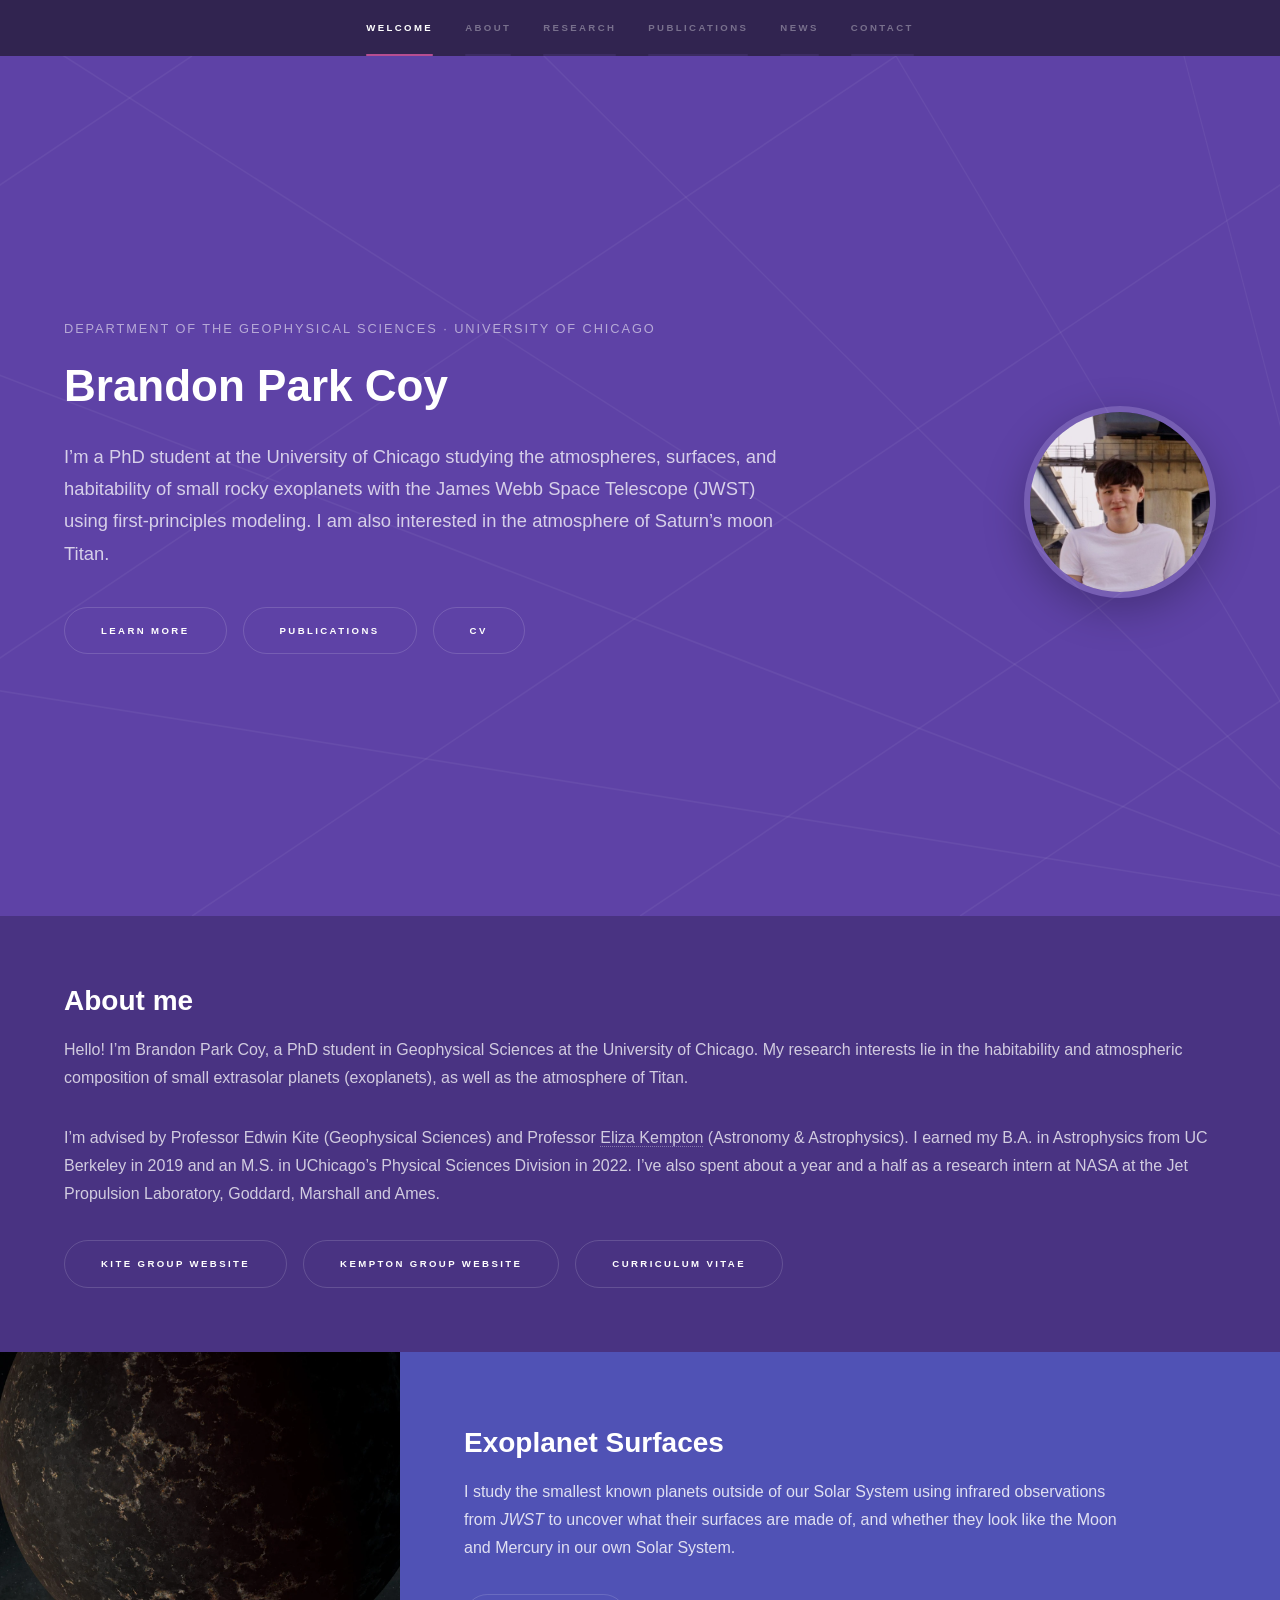
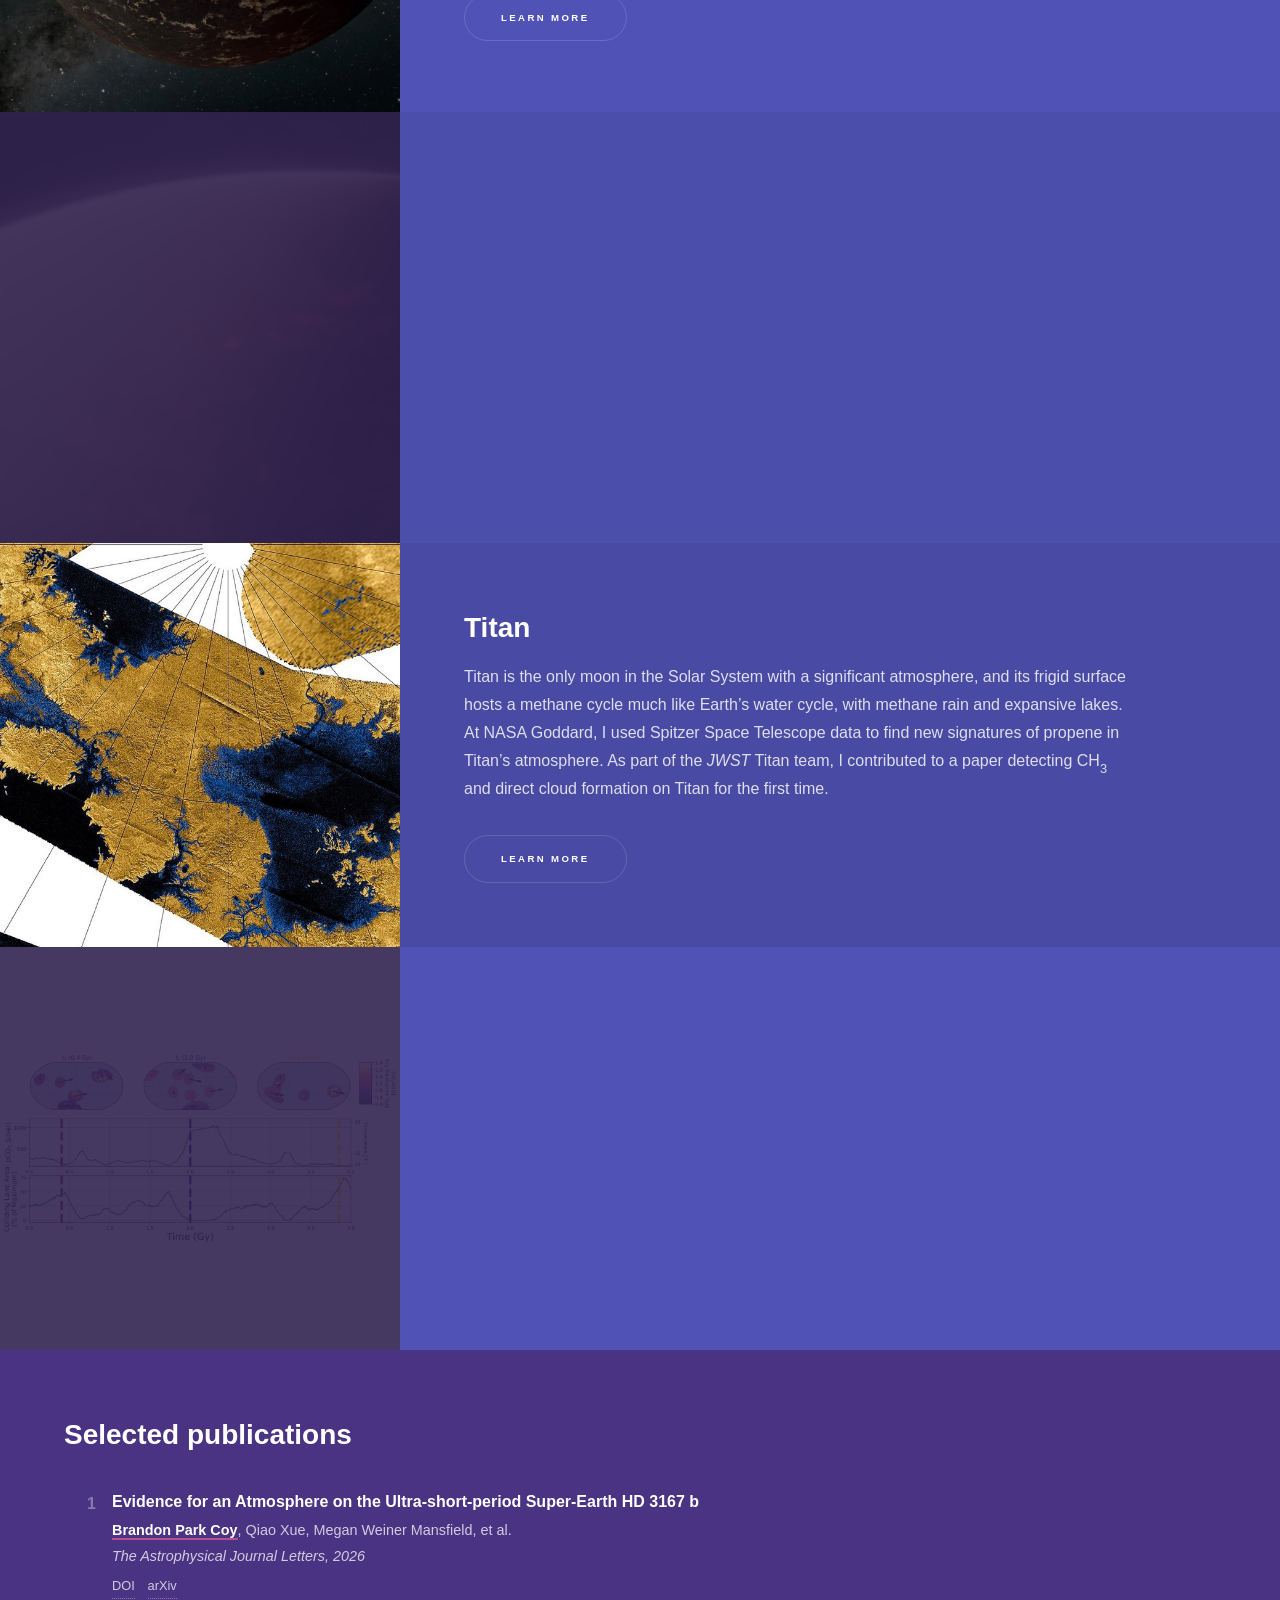
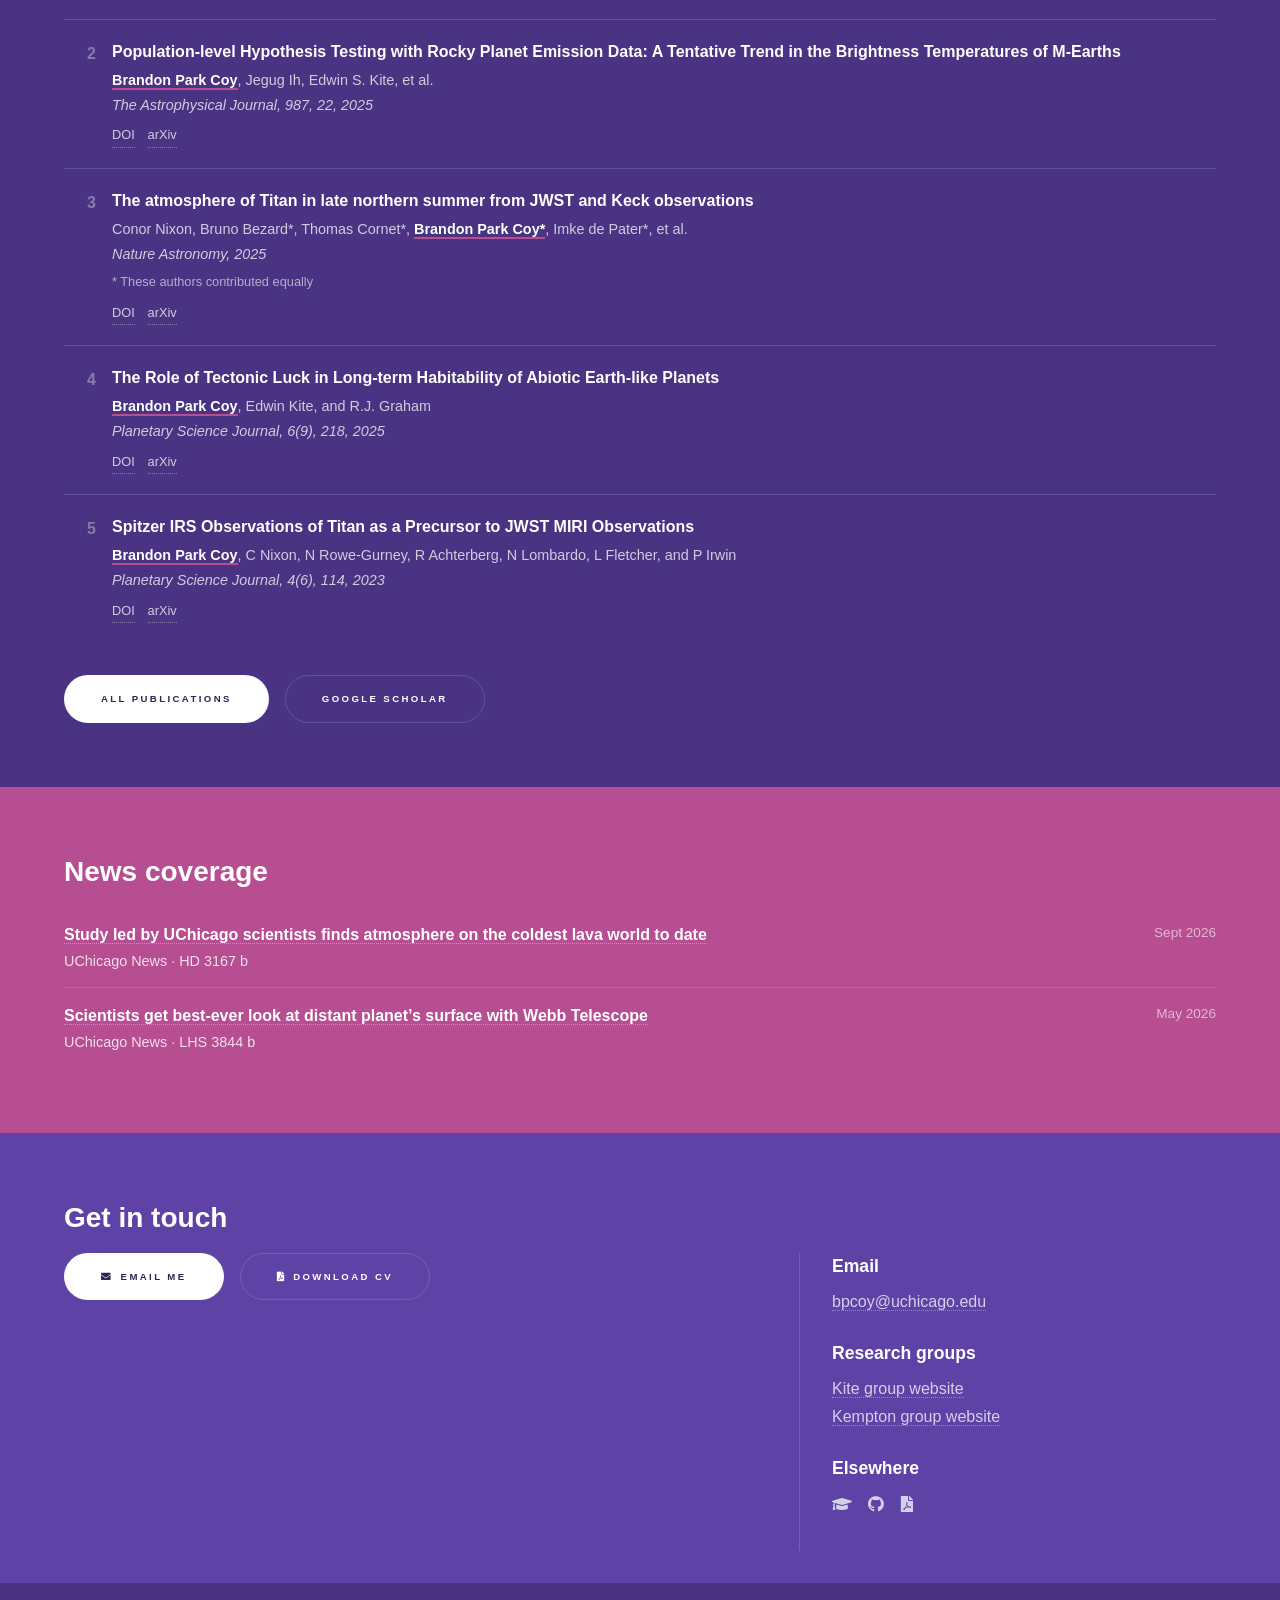
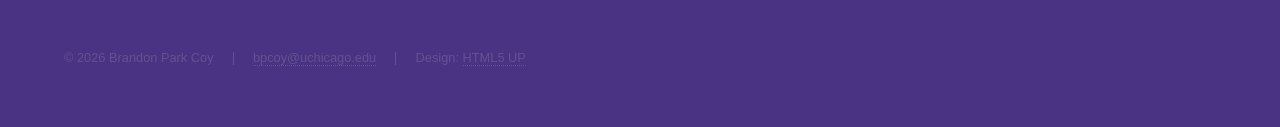
<file: index.html>
<!DOCTYPE HTML>
<!--
	Hyperspace by HTML5 UP
	html5up.net | @ajlkn
	Free for personal and commercial use under the CCA 3.0 license (html5up.net/license)
-->
<html lang="en">
	<head>
		<title>Brandon Park Coy | Planetary Scientist, University of Chicago</title>
		<meta charset="utf-8" />
		<meta name="viewport" content="width=device-width, initial-scale=1" />
		<meta name="description" content="Brandon Park Coy is a PhD student at the University of Chicago studying rocky exoplanet atmospheres and surfaces with JWST, habitability, and Titan." />
		<meta name="author" content="Brandon Park Coy" />
		<link rel="canonical" href="https://bpcoy.github.io/" />
		<meta property="og:type" content="website" />
		<meta property="og:site_name" content="Brandon Park Coy" />
		<meta property="og:title" content="Brandon Park Coy | Planetary Scientist, University of Chicago" />
		<meta property="og:description" content="Brandon Park Coy is a PhD student at the University of Chicago studying rocky exoplanet atmospheres and surfaces with JWST, habitability, and Titan." />
		<meta property="og:url" content="https://bpcoy.github.io/" />
		<meta property="og:image" content="https://bpcoy.github.io/images/profile.jpg" />
		<meta name="twitter:card" content="summary_large_image" />
		<link rel="icon" href="images/favicon.svg" type="image/svg+xml" />
		<link rel="stylesheet" href="assets/css/main.css" />
		<link rel="stylesheet" href="assets/css/custom.css" />
		<noscript><link rel="stylesheet" href="assets/css/noscript.css" /></noscript>
		<script type="application/ld+json">
		{
			"@context": "https://schema.org",
			"@type": "Person",
			"name": "Brandon Park Coy",
			"jobTitle": "PhD Student",
			"affiliation": {
				"@type": "CollegeOrUniversity",
				"name": "University of Chicago",
				"department": {
					"@type": "Organization",
					"name": "Department of the Geophysical Sciences"
				}
			},
			"alumniOf": {
				"@type": "CollegeOrUniversity",
				"name": "University of California, Berkeley"
			},
			"url": "https://bpcoy.github.io/",
			"image": "https://bpcoy.github.io/images/headshot.jpg",
			"email": "mailto:bpcoy@uchicago.edu",
			"sameAs": [
				"https://scholar.google.com/citations?user=i9PdovgAAAAJ&hl=en",
				"https://github.com/bpcoy"
			],
			"knowsAbout": [
				"Exoplanet atmospheres",
				"Planetary habitability",
				"Titan",
				"JWST"
			]
		}
		</script>
	</head>
	<body class="is-preload">
		<a href="#intro" class="skip-link">Skip to content</a>

		<!-- Sidebar -->
			<section id="sidebar">
				<div class="inner">
					<nav aria-label="Sections">
						<ul>
							<li><a href="#intro">Welcome</a></li>
							<li><a href="#about">About</a></li>
							<li><a href="#research">Research</a></li>
							<li><a href="#publications">Publications</a></li>
							<li><a href="#news">News</a></li>
							<li><a href="#contact">Contact</a></li>
						</ul>
					</nav>
				</div>
			</section>

		<!-- Wrapper -->
			<div id="wrapper">

				<!-- Intro -->
					<section id="intro" class="wrapper style1 fullscreen fade-up">
						<div class="inner">
							<div class="intro-layout">
								<div class="intro-text">
									<p class="affiliation">Department of the Geophysical Sciences &middot; University of Chicago</p>
									<h1>Brandon Park Coy</h1>
									<p class="tagline">I’m a PhD student at the University of Chicago studying the atmospheres, surfaces, and habitability of small rocky exoplanets with the James Webb Space Telescope (JWST) using first-principles modeling.  I am also interested in the atmosphere of Saturn’s moon Titan.</p>
									<ul class="actions">
										<li><a href="#about" class="button scrolly">Learn more</a></li>
										<li><a href="publications.html" class="button">Publications</a></li>
										<li><a href="assets/files/CV.pdf" class="button">CV</a></li>
									</ul>
								</div>
								<figure class="headshot">
									<img src="images/headshot.jpg" alt="Portrait of Brandon Park Coy" width="450" height="450" />
								</figure>
							</div>
						</div>
					</section>

				<!-- About -->
					<section id="about" class="wrapper style1-alt fade-up">
						<div class="inner">
							<h2>About me</h2>
							<p>Hello! I’m Brandon Park Coy, a PhD student in Geophysical Sciences at the University of Chicago. My research interests lie in the habitability and atmospheric composition of small extrasolar planets (exoplanets), as well as the atmosphere of Titan.</p>
							<p>I’m advised by Professor Edwin Kite (Geophysical Sciences) and Professor <a href="https://astrophysics.uchicago.edu/people/profile/eliza-kempton/" target="_blank" rel="noopener">Eliza Kempton</a> (Astronomy &amp; Astrophysics). I earned my B.A. in Astrophysics from UC Berkeley in 2019 and an M.S. in UChicago’s Physical Sciences Division in 2022. I’ve also spent about a year and a half as a research intern at NASA at the Jet Propulsion Laboratory, Goddard, Marshall and Ames.</p>
							<ul class="actions">
								<li><a href="https://sseh.uchicago.edu/" class="button" target="_blank" rel="noopener">Kite group website</a></li>
								<li><a href="https://astro.uchicago.edu/~ekempton/" class="button" target="_blank" rel="noopener">Kempton group website</a></li>
								<li><a href="assets/files/CV.pdf" class="button">Curriculum Vitae</a></li>
							</ul>
						</div>
					</section>

				<!-- Research -->
					<section id="research" class="wrapper style2 spotlights">
						<section>
							<a href="exoplanet-surfaces.html" class="image"><img src="images/spotlights/lhs3844b.webp" alt="Artist’s impression of the rocky exoplanet LHS 3844 b: a dark, airless surface scattered with patches of lighter rock, against a starry sky" data-position="64% center" /></a>
							<div class="content">
								<div class="inner">
									<h2>Exoplanet Surfaces</h2>
									<p>I study the smallest known planets outside of our Solar System using infrared observations from <em>JWST</em> to uncover what their surfaces are made of, and whether they look like the Moon and Mercury in our own Solar System.</p>
									<ul class="actions">
										<li><a href="exoplanet-surfaces.html" class="button">Learn more</a></li>
									</ul>
								</div>
							</div>
						</section>
						<section>
							<a href="lava-worlds.html" class="image"><img src="images/spotlights/toi561b.webp" alt="Artist’s concept of the ultra-hot rocky planet TOI-561 b, with glowing magma visible beneath a hazy atmosphere" data-position="center center" /></a>
							<div class="content">
								<div class="inner">
									<h2>Lava World and sub-Neptune Atmospheres</h2>
									<p>Many small planets are hot enough to host magma oceans, leading to exotic atmospheric chemistry. I am the Principal Investigator for <em>JWST</em> GO Program 6284, looking for signs of chemical interaction between the hot, young sub-Neptune HD 207496 b’s hydrogen-rich atmosphere and its magma interior. I also study the thermal emission and reflected light from ultra-hot rocky lava worlds. As part of JWST GO 4818, <a href="https://news.uchicago.edu/story/study-led-uchicago-scientists-finds-atmosphere-coldest-lava-world-date" target="_blank" rel="noopener">we found an atmosphere on the coldest one of these objects to date</a>, HD 3167 b.</p>
									<ul class="actions">
										<li><a href="lava-worlds.html" class="button">Learn more</a></li>
									</ul>
								</div>
							</div>
						</section>
						<section>
							<a href="titan.html" class="image"><img src="images/spotlights/titan.jpg" alt="Cassini radar image of dark methane and ethane lakes on Titan’s surface" data-position="center center" /></a>
							<div class="content">
								<div class="inner">
									<h2>Titan</h2>
									<p>Titan is the only moon in the Solar System with a significant atmosphere, and its frigid surface hosts a methane cycle much like Earth’s water cycle, with methane rain and expansive lakes. At NASA Goddard, I used Spitzer Space Telescope data to find new signatures of propene in Titan’s atmosphere. As part of the <em>JWST</em> Titan team, I contributed to a paper detecting CH<sub>3</sub> and direct cloud formation on Titan for the first time.</p>
									<ul class="actions">
										<li><a href="titan.html" class="button">Learn more</a></li>
									</ul>
								</div>
							</div>
						</section>
						<section>
							<a href="habitability.html" class="image contain"><img src="images/spotlights/habitability.jpg" alt="DISKWORLD model output: maps of drifting continents colored by weathering flux, above plots of atmospheric CO2, temperature and colliding land area over four billion years" data-position="center center" /></a>
							<div class="content">
								<div class="inner">
									<h2>Planetary Habitability</h2>
									<p>What keeps a planet habitable over billions of years? On Earth, the carbonate&ndash;silicate weathering feedback regulates CO<sub>2</sub> and climate, but it needs a steady resupply of fresh surface rock. Using <em>DISKWORLD</em>, a model I developed, I found that random tectonic collisions alone are likely not enough &mdash; processes like wind-driven dust transport, glacial erosion and seafloor weathering are probably needed too.</p>
									<ul class="actions">
										<li><a href="habitability.html" class="button">Learn more</a></li>
									</ul>
								</div>
							</div>
						</section>
					</section>

				<!-- Publications -->
					<section id="publications" class="wrapper style1-alt fade-up">
						<div class="inner">
							<h2>Selected publications</h2>
							<ol class="pub-list">
								<li>
									<span class="pub-title">Evidence for an Atmosphere on the Ultra-short-period Super-Earth HD 3167 b</span>
									<span class="pub-authors"><span class="me">Brandon Park Coy</span>, Qiao Xue, Megan Weiner Mansfield, et al.</span>
									<span class="pub-venue">The Astrophysical Journal Letters, 2026</span>
									<span class="pub-links"><a href="https://doi.org/10.3847/2041-8213/ae7f23" target="_blank" rel="noopener">DOI</a> <a href="https://arxiv.org/abs/2604.11911" target="_blank" rel="noopener">arXiv</a></span>
								</li>
								<li>
									<span class="pub-title">Population-level Hypothesis Testing with Rocky Planet Emission Data: A Tentative Trend in the Brightness Temperatures of M-Earths</span>
									<span class="pub-authors"><span class="me">Brandon Park Coy</span>, Jegug Ih, Edwin S. Kite, et al.</span>
									<span class="pub-venue">The Astrophysical Journal, 987, 22, 2025</span>
									<span class="pub-links"><a href="https://doi.org/10.3847/1538-4357/add3f7" target="_blank" rel="noopener">DOI</a> <a href="https://arxiv.org/abs/2412.06573" target="_blank" rel="noopener">arXiv</a></span>
								</li>
								<li>
									<span class="pub-title">The atmosphere of Titan in late northern summer from JWST and Keck observations</span>
									<span class="pub-authors">Conor Nixon, Bruno Bezard*, Thomas Cornet*, <span class="me">Brandon Park Coy*</span>, Imke de Pater*, et al.</span>
									<span class="pub-venue">Nature Astronomy, 2025</span>
									<span class="pub-note">* These authors contributed equally</span>
									<span class="pub-links"><a href="https://doi.org/10.1038/s41550-025-02537-3" target="_blank" rel="noopener">DOI</a> <a href="https://arxiv.org/abs/2505.10655" target="_blank" rel="noopener">arXiv</a></span>
								</li>
								<li>
									<span class="pub-title">The Role of Tectonic Luck in Long-term Habitability of Abiotic Earth-like Planets</span>
									<span class="pub-authors"><span class="me">Brandon Park Coy</span>, Edwin Kite, and R.J. Graham</span>
									<span class="pub-venue">Planetary Science Journal, 6(9), 218, 2025</span>
									<span class="pub-links"><a href="https://doi.org/10.3847/PSJ/adf643" target="_blank" rel="noopener">DOI</a> <a href="https://arxiv.org/abs/2507.23124" target="_blank" rel="noopener">arXiv</a></span>
								</li>
								<li>
									<span class="pub-title">Spitzer IRS Observations of Titan as a Precursor to JWST MIRI Observations</span>
									<span class="pub-authors"><span class="me">Brandon Park Coy</span>, C Nixon, N Rowe-Gurney, R Achterberg, N Lombardo, L Fletcher, and P Irwin</span>
									<span class="pub-venue">Planetary Science Journal, 4(6), 114, 2023</span>
									<span class="pub-links"><a href="https://doi.org/10.3847/PSJ/acd10f" target="_blank" rel="noopener">DOI</a> <a href="https://arxiv.org/abs/2305.13234" target="_blank" rel="noopener">arXiv</a></span>
								</li>
							</ol>
							<ul class="actions">
								<li><a href="publications.html" class="button primary">All publications</a></li>
								<li><a href="https://scholar.google.com/citations?user=i9PdovgAAAAJ&amp;hl=en" class="button" target="_blank" rel="noopener">Google Scholar</a></li>
							</ul>
						</div>
					</section>

				<!-- News coverage -->
					<section id="news" class="wrapper style3 fade-up">
						<div class="inner">
							<h2>News coverage</h2>
							<ul class="cv-list">
								<li><div class="cv-what"><strong><a href="https://news.uchicago.edu/story/study-led-uchicago-scientists-finds-atmosphere-coldest-lava-world-date" target="_blank" rel="noopener">Study led by UChicago scientists finds atmosphere on the coldest lava world to date</a></strong><span class="cv-detail">UChicago News &middot; HD 3167 b</span></div><span class="cv-when">Sept 2026</span></li>
								<li><div class="cv-what"><strong><a href="https://news.uchicago.edu/story/scientists-get-best-ever-look-distant-planets-surface-webb-telescope" target="_blank" rel="noopener">Scientists get best-ever look at distant planet’s surface with Webb Telescope</a></strong><span class="cv-detail">UChicago News &middot; LHS 3844 b</span></div><span class="cv-when">May 2026</span></li>
							</ul>
						</div>
					</section>

				<!-- Contact -->
					<section id="contact" class="wrapper style1 fade-up">
						<div class="inner">
							<h2>Get in touch</h2>
							
							<div class="split style1">
								<section>
								
									<ul class="actions">
										<li><a href="mailto:bpcoy@uchicago.edu" class="button primary icon solid fa-envelope">Email me</a></li>
										<li><a href="assets/files/CV.pdf" class="button icon solid fa-file-pdf">Download CV</a></li>
									</ul>
								</section>
								<section>
									<ul class="contact">
										<li>
											<h3>Email</h3>
											<a href="mailto:bpcoy@uchicago.edu">bpcoy@uchicago.edu</a>
										</li>
		
										<li>
											<h3>Research groups</h3>
											<a href="https://sseh.uchicago.edu/" target="_blank" rel="noopener">Kite group website</a><br />
											<a href="https://astro.uchicago.edu/~ekempton/" target="_blank" rel="noopener">Kempton group website</a>
										</li>
										<li>
											<h3>Elsewhere</h3>
											<ul class="icons">
												<li><a href="https://scholar.google.com/citations?user=i9PdovgAAAAJ&amp;hl=en" class="icon solid fa-graduation-cap" target="_blank" rel="noopener"><span class="label">Google Scholar</span></a></li>
												<li><a href="https://github.com/bpcoy" class="icon brands fa-github" target="_blank" rel="noopener"><span class="label">GitHub</span></a></li>
												<li><a href="assets/files/CV.pdf" class="icon solid fa-file-pdf"><span class="label">CV (PDF)</span></a></li>
											</ul>
										</li>
									</ul>
								</section>
							</div>
						</div>
					</section>

			</div>

		<!-- Footer -->
			<footer id="footer" class="wrapper style1-alt">
				<div class="inner">
					<ul class="menu">
						<li>&copy; 2026 Brandon Park Coy</li><li><a href="mailto:bpcoy@uchicago.edu">bpcoy@uchicago.edu</a></li><li>Design: <a href="http://html5up.net">HTML5 UP</a></li>
					</ul>
				</div>
			</footer>

		<!-- Scripts -->
			<script src="assets/js/jquery.min.js"></script>
			<script src="assets/js/jquery.scrollex.min.js"></script>
			<script src="assets/js/jquery.scrolly.min.js"></script>
			<script src="assets/js/browser.min.js"></script>
			<script src="assets/js/breakpoints.min.js"></script>
			<script src="assets/js/util.js"></script>
			<script src="assets/js/main.js"></script>
	</body>
</html>
</file>
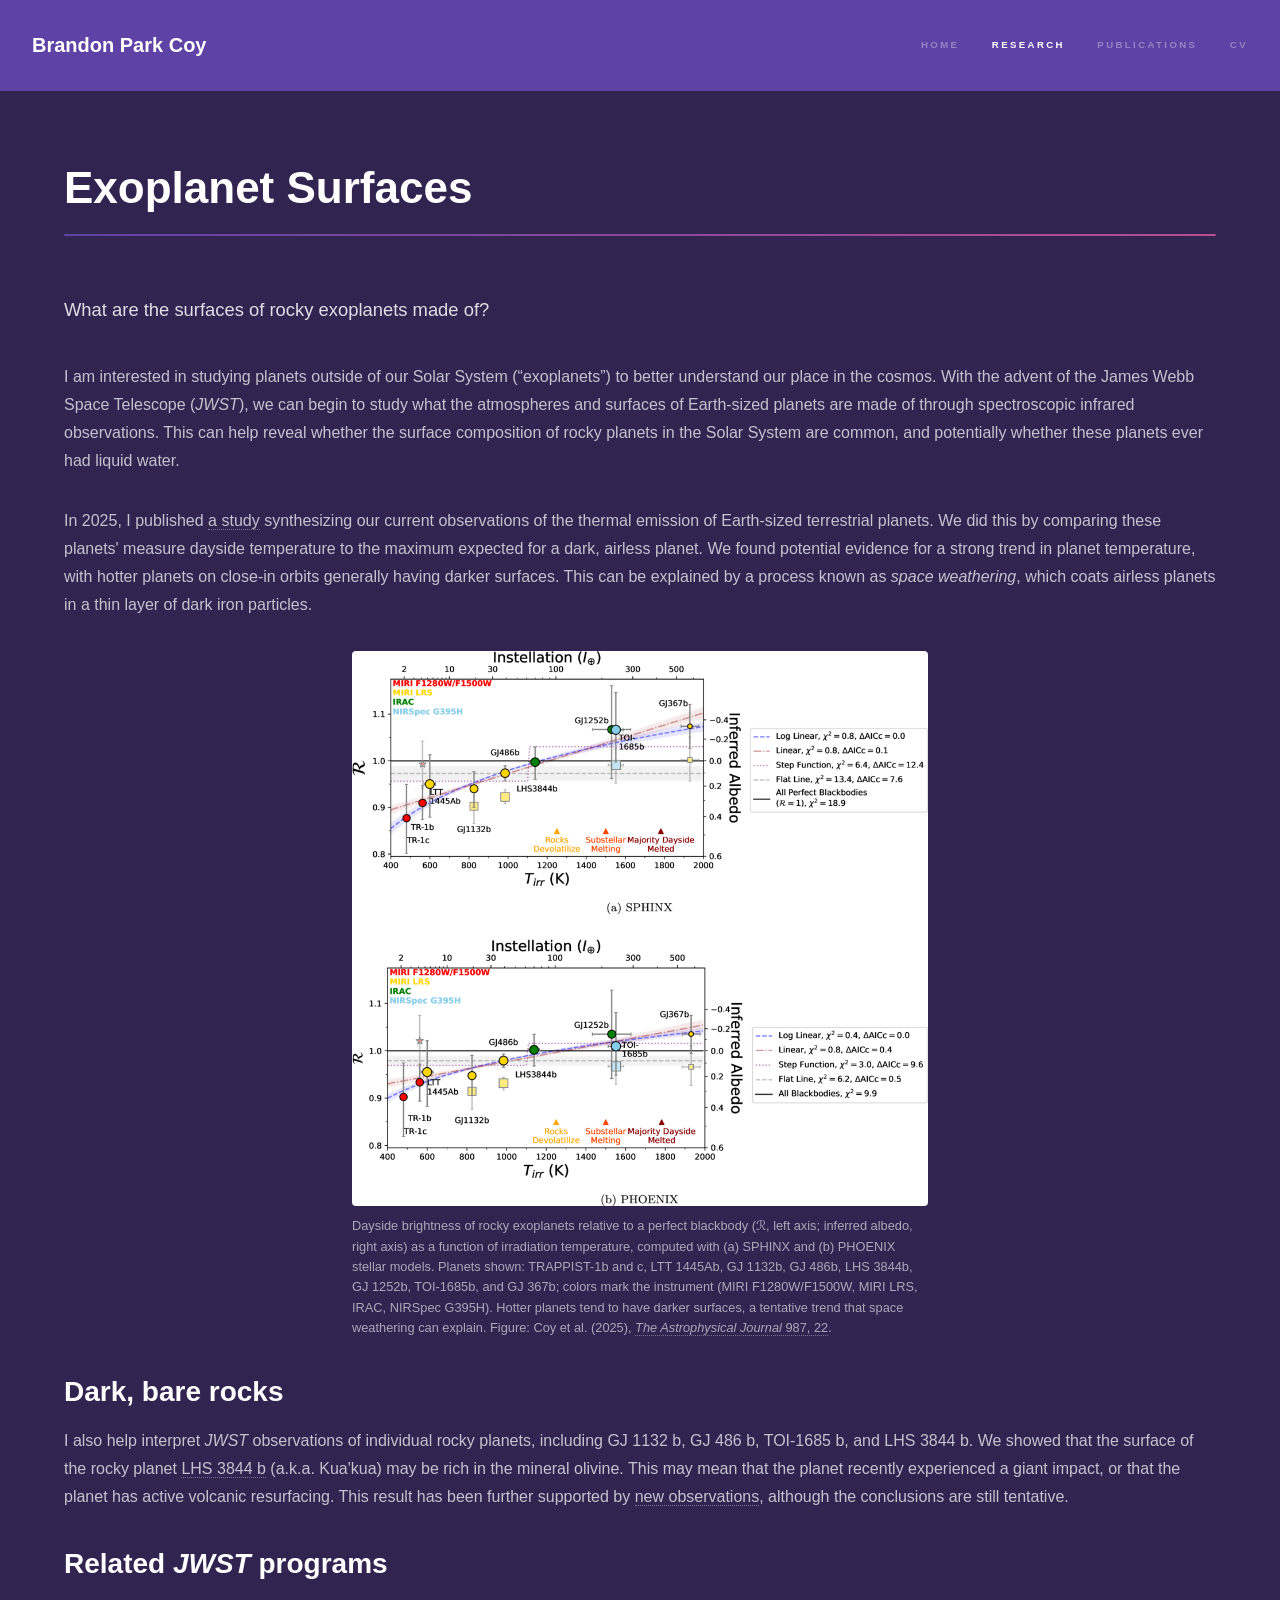
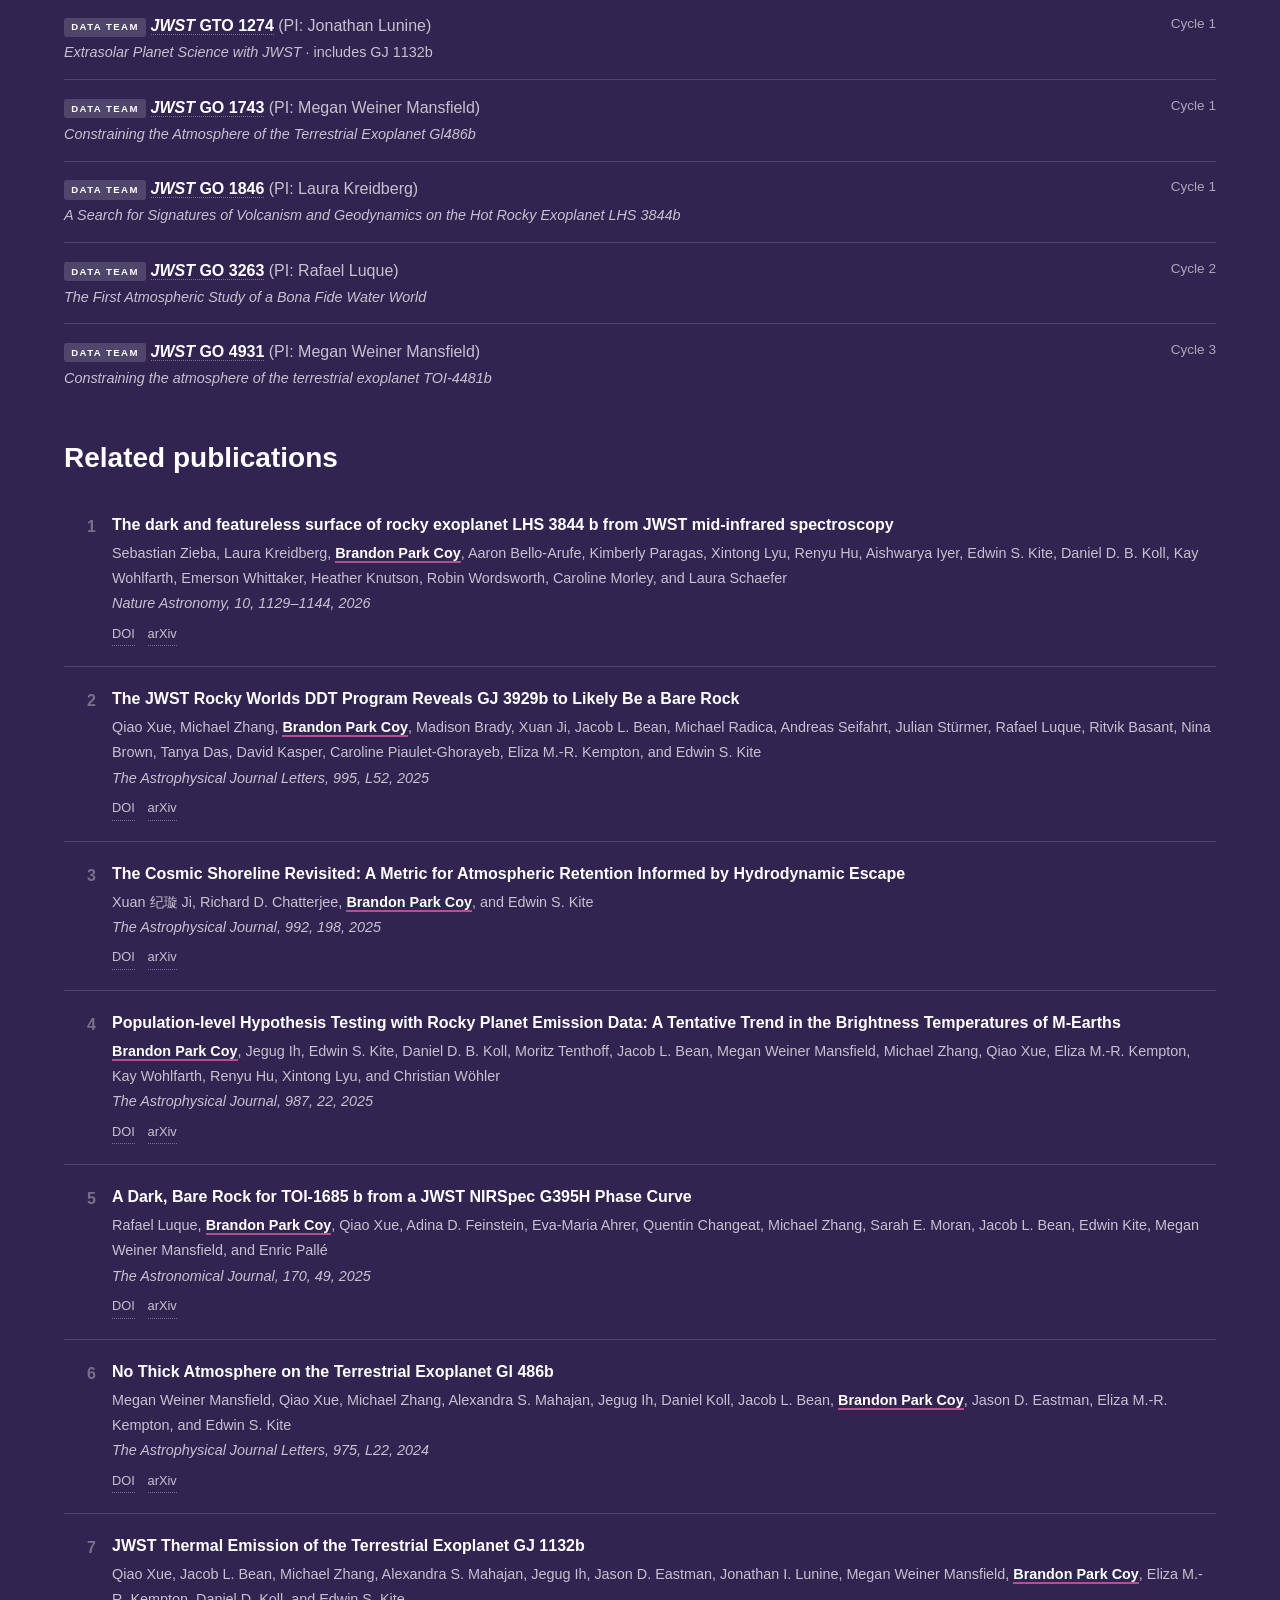
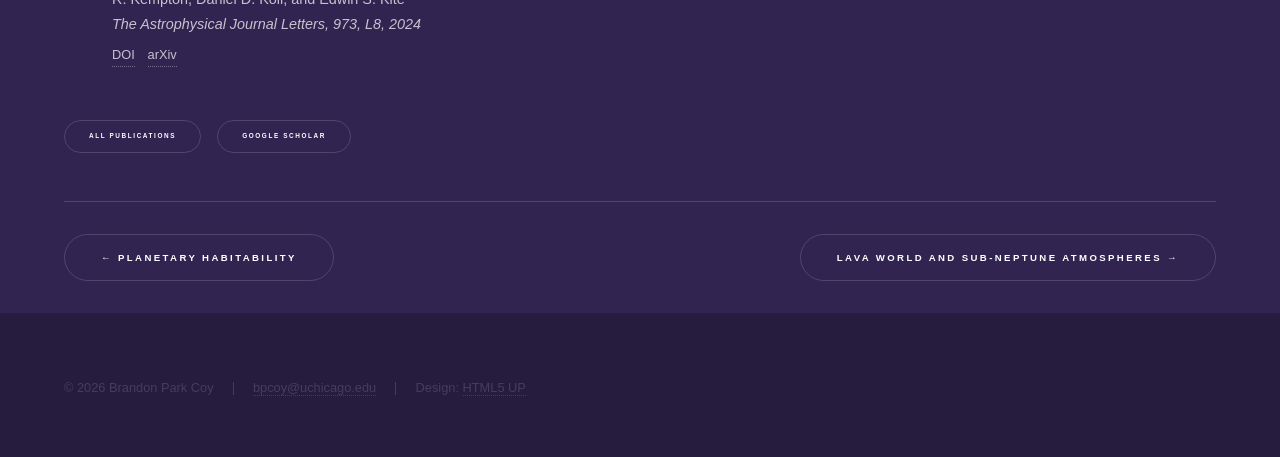
<file: exoplanet-surfaces.html>
<!DOCTYPE HTML>
<!--
	Hyperspace by HTML5 UP
	html5up.net | @ajlkn
	Free for personal and commercial use under the CCA 3.0 license (html5up.net/license)
-->
<html lang="en">
	<head>
		<title>Exoplanet Surfaces | Brandon Park Coy</title>
		<meta charset="utf-8" />
		<meta name="viewport" content="width=device-width, initial-scale=1" />
		<meta name="description" content="Brandon Park Coy’s research on the surfaces of small rocky exoplanets with JWST thermal emission: dark, bare rocks, space weathering, and related publications." />
		<meta name="author" content="Brandon Park Coy" />
		<link rel="canonical" href="https://bpcoy.github.io/exoplanet-surfaces.html" />
		<meta property="og:type" content="website" />
		<meta property="og:site_name" content="Brandon Park Coy" />
		<meta property="og:title" content="Exoplanet Surfaces | Brandon Park Coy" />
		<meta property="og:description" content="Brandon Park Coy’s research on the surfaces of small rocky exoplanets with JWST thermal emission: dark, bare rocks, space weathering, and related publications." />
		<meta property="og:url" content="https://bpcoy.github.io/exoplanet-surfaces.html" />
		<meta property="og:image" content="https://bpcoy.github.io/images/figures/brightness-temperature-trend.jpg" />
		<meta name="twitter:card" content="summary_large_image" />
		<link rel="icon" href="images/favicon.svg" type="image/svg+xml" />
		<link rel="stylesheet" href="assets/css/main.css" />
		<link rel="stylesheet" href="assets/css/custom.css" />
		<noscript><link rel="stylesheet" href="assets/css/noscript.css" /></noscript>
	</head>
	<body class="is-preload">
		<a href="#main" class="skip-link">Skip to content</a>

		<!-- Header -->
			<header id="header">
				<a href="index.html" class="title">Brandon Park Coy</a>
				<nav aria-label="Primary">
					<ul>
						<li><a href="index.html">Home</a></li>
						<li><a href="index.html#research" class="active">Research</a></li>
						<li><a href="publications.html">Publications</a></li>
						<li><a href="assets/files/CV.pdf">CV</a></li>
					</ul>
				</nav>
			</header>

		<!-- Wrapper -->
			<div id="wrapper">

				<!-- Main -->
					<section id="main" class="wrapper">
						<div class="inner">
							<h1 class="major">Exoplanet Surfaces</h1>
							<p class="lead">What are the surfaces of rocky exoplanets made of?</p>

							<p>I am interested in studying planets outside of our Solar System (“exoplanets”) to better understand our place in the cosmos. With the advent of the James Webb Space Telescope (<em>JWST</em>), we can begin to study what the atmospheres and surfaces of Earth-sized planets are made of through spectroscopic infrared observations.  This can help reveal whether the surface composition of rocky planets in the Solar System are common, and potentially whether these planets ever had liquid water. </p>
							<p>In 2025, I published <a href="https://iopscience.iop.org/article/10.3847/1538-4357/add3f7" target="_blank" rel="noopener">a study</a> synthesizing our current observations of the thermal emission of Earth-sized terrestrial planets. We did this by comparing these planets' measure dayside temperature to the maximum expected for a dark, airless planet. We found potential evidence for a strong trend in planet temperature, with hotter planets on close-in orbits generally having darker surfaces. This can be explained by a process known as <em>space weathering</em>, which coats airless planets in a thin layer of dark iron particles.</p>

							<figure class="figure narrow">
								<img src="images/figures/brightness-temperature-trend.jpg" width="1003" height="968" alt="Two stacked scatter plots, one per stellar model, of rocky exoplanets’ dayside brightness relative to a perfect blackbody against irradiation temperature from 400 to 2000 K. The coolest planets, TRAPPIST-1b and c, sit below the blackbody line, while the hottest, such as GJ 1252b, TOI-1685b and GJ 367b, sit at or above it, meaning lower inferred albedo. Rising log-linear and linear fits are drawn alongside a step function and a flat line." loading="lazy" />
								<figcaption>Dayside brightness of rocky exoplanets relative to a perfect blackbody (ℛ, left axis; inferred albedo, right axis) as a function of irradiation temperature, computed with (a) SPHINX and (b) PHOENIX stellar models. Planets shown: TRAPPIST-1b and c, LTT 1445Ab, GJ 1132b, GJ 486b, LHS 3844b, GJ 1252b, TOI-1685b, and GJ 367b; colors mark the instrument (MIRI F1280W/F1500W, MIRI LRS, IRAC, NIRSpec G395H). Hotter planets tend to have darker surfaces, a tentative trend that space weathering can explain. Figure: Coy et al. (2025), <a href="https://doi.org/10.3847/1538-4357/add3f7" target="_blank" rel="noopener"><em>The Astrophysical Journal</em> 987, 22</a>.</figcaption>
							</figure>

							<h2 id="bare-rocks">Dark, bare rocks</h2>
							<p>I also help interpret <em>JWST</em> observations of individual rocky planets, including GJ 1132 b, GJ 486 b, TOI-1685 b, and LHS 3844 b. We showed that the surface of the rocky planet <a href="https://doi.org/10.1038/s41550-026-02860-3" target="_blank" rel="noopener">LHS 3844 b</a> (a.k.a. Kua'kua) may be rich in the mineral olivine.  This may mean that the planet recently experienced a giant impact, or that the planet has active volcanic resurfacing.  This result has been further supported by <a href="https://arxiv.org/abs/2609.37982" target="_blank" rel="noopener">new observations</a>, although the conclusions are still tentative.</p>

							<h2 id="programs">Related <em>JWST</em> programs</h2>
							<ul class="cv-list">
									<li><div class="cv-what"><span class="badge">Data team</span> <strong><a href="https://www.stsci.edu/jwst/science-execution/program-information?id=1274" target="_blank" rel="noopener"><em>JWST</em> GTO 1274</a></strong> (PI: Jonathan Lunine)<span class="cv-detail"><em>Extrasolar Planet Science with JWST</em> &middot; includes GJ 1132b</span></div><span class="cv-when">Cycle 1</span></li>
								<li><div class="cv-what"><span class="badge">Data team</span> <strong><a href="https://www.stsci.edu/jwst/science-execution/program-information?id=1743" target="_blank" rel="noopener"><em>JWST</em> GO 1743</a></strong> (PI: Megan Weiner Mansfield)<span class="cv-detail"><em>Constraining the Atmosphere of the Terrestrial Exoplanet Gl486b</em></span></div><span class="cv-when">Cycle 1</span></li>
								<li><div class="cv-what"><span class="badge">Data team</span> <strong><a href="https://www.stsci.edu/jwst/science-execution/program-information?id=1846" target="_blank" rel="noopener"><em>JWST</em> GO 1846</a></strong> (PI: Laura Kreidberg)<span class="cv-detail"><em>A Search for Signatures of Volcanism and Geodynamics on the Hot Rocky Exoplanet LHS 3844b</em></span></div><span class="cv-when">Cycle 1</span></li>
								<li><div class="cv-what"><span class="badge">Data team</span> <strong><a href="https://www.stsci.edu/jwst-program-info/program/?program=3263" target="_blank" rel="noopener"><em>JWST</em> GO 3263</a></strong> (PI: Rafael Luque)<span class="cv-detail"><em>The First Atmospheric Study of a Bona Fide Water World</em></span></div><span class="cv-when">Cycle 2</span></li>
								<li><div class="cv-what"><span class="badge">Data team</span> <strong><a href="https://www.stsci.edu/jwst/science-execution/program-information?id=4931" target="_blank" rel="noopener"><em>JWST</em> GO 4931</a></strong> (PI: Megan Weiner Mansfield)<span class="cv-detail"><em>Constraining the atmosphere of the terrestrial exoplanet TOI-4481b</em></span></div><span class="cv-when">Cycle 3</span></li>
							</ul>

							<h2 id="publications">Related publications</h2>
							<ol class="pub-list">
								<li>
									<span class="pub-title">The dark and featureless surface of rocky exoplanet LHS 3844 b from JWST mid-infrared spectroscopy</span>
									<span class="pub-authors">Sebastian Zieba, Laura Kreidberg, <span class="me">Brandon Park Coy</span>, Aaron Bello-Arufe, Kimberly Paragas, Xintong Lyu, Renyu Hu, Aishwarya Iyer, Edwin S. Kite, Daniel D. B. Koll, Kay Wohlfarth, Emerson Whittaker, Heather Knutson, Robin Wordsworth, Caroline Morley, and Laura Schaefer</span>
									<span class="pub-venue">Nature Astronomy, 10, 1129&ndash;1144, 2026</span>
									<span class="pub-links"><a href="https://doi.org/10.1038/s41550-026-02860-3" target="_blank" rel="noopener">DOI</a> <a href="https://arxiv.org/abs/2605.00100" target="_blank" rel="noopener">arXiv</a></span>
								</li>
								<li>
									<span class="pub-title">The JWST Rocky Worlds DDT Program Reveals GJ 3929b to Likely Be a Bare Rock</span>
									<span class="pub-authors">Qiao Xue, Michael Zhang, <span class="me">Brandon Park Coy</span>, Madison Brady, Xuan Ji, Jacob L. Bean, Michael Radica, Andreas Seifahrt, Julian Stürmer, Rafael Luque, Ritvik Basant, Nina Brown, Tanya Das, David Kasper, Caroline Piaulet-Ghorayeb, Eliza M.-R. Kempton, and Edwin S. Kite</span>
									<span class="pub-venue">The Astrophysical Journal Letters, 995, L52, 2025</span>
									<span class="pub-links"><a href="https://doi.org/10.3847/2041-8213/ae2098" target="_blank" rel="noopener">DOI</a> <a href="https://arxiv.org/abs/2508.12516" target="_blank" rel="noopener">arXiv</a></span>
								</li>
								<li>
									<span class="pub-title">The Cosmic Shoreline Revisited: A Metric for Atmospheric Retention Informed by Hydrodynamic Escape</span>
									<span class="pub-authors">Xuan 纪璇 Ji, Richard D. Chatterjee, <span class="me">Brandon Park Coy</span>, and Edwin S. Kite</span>
									<span class="pub-venue">The Astrophysical Journal, 992, 198, 2025</span>
									<span class="pub-links"><a href="https://doi.org/10.3847/1538-4357/adfe69" target="_blank" rel="noopener">DOI</a> <a href="https://arxiv.org/abs/2504.19872" target="_blank" rel="noopener">arXiv</a></span>
								</li>
								<li>
									<span class="pub-title">Population-level Hypothesis Testing with Rocky Planet Emission Data: A Tentative Trend in the Brightness Temperatures of M-Earths</span>
									<span class="pub-authors"><span class="me">Brandon Park Coy</span>, Jegug Ih, Edwin S. Kite, Daniel D. B. Koll, Moritz Tenthoff, Jacob L. Bean, Megan Weiner Mansfield, Michael Zhang, Qiao Xue, Eliza M.-R. Kempton, Kay Wohlfarth, Renyu Hu, Xintong Lyu, and Christian Wöhler</span>
									<span class="pub-venue">The Astrophysical Journal, 987, 22, 2025</span>
									<span class="pub-links"><a href="https://doi.org/10.3847/1538-4357/add3f7" target="_blank" rel="noopener">DOI</a> <a href="https://arxiv.org/abs/2412.06573" target="_blank" rel="noopener">arXiv</a></span>
								</li>
								<li>
									<span class="pub-title">A Dark, Bare Rock for TOI-1685 b from a JWST NIRSpec G395H Phase Curve</span>
									<span class="pub-authors">Rafael Luque, <span class="me">Brandon Park Coy</span>, Qiao Xue, Adina D. Feinstein, Eva-Maria Ahrer, Quentin Changeat, Michael Zhang, Sarah E. Moran, Jacob L. Bean, Edwin Kite, Megan Weiner Mansfield, and Enric Pallé</span>
									<span class="pub-venue">The Astronomical Journal, 170, 49, 2025</span>
									<span class="pub-links"><a href="https://doi.org/10.3847/1538-3881/addb40" target="_blank" rel="noopener">DOI</a> <a href="https://arxiv.org/abs/2412.03411" target="_blank" rel="noopener">arXiv</a></span>
								</li>
								<li>
									<span class="pub-title">No Thick Atmosphere on the Terrestrial Exoplanet Gl 486b</span>
									<span class="pub-authors">Megan Weiner Mansfield, Qiao Xue, Michael Zhang, Alexandra S. Mahajan, Jegug Ih, Daniel Koll, Jacob L. Bean, <span class="me">Brandon Park Coy</span>, Jason D. Eastman, Eliza M.-R. Kempton, and Edwin S. Kite</span>
									<span class="pub-venue">The Astrophysical Journal Letters, 975, L22, 2024</span>
									<span class="pub-links"><a href="https://doi.org/10.3847/2041-8213/ad8161" target="_blank" rel="noopener">DOI</a> <a href="https://arxiv.org/abs/2408.15123" target="_blank" rel="noopener">arXiv</a></span>
								</li>
								<li>
									<span class="pub-title">JWST Thermal Emission of the Terrestrial Exoplanet GJ 1132b</span>
									<span class="pub-authors">Qiao Xue, Jacob L. Bean, Michael Zhang, Alexandra S. Mahajan, Jegug Ih, Jason D. Eastman, Jonathan I. Lunine, Megan Weiner Mansfield, <span class="me">Brandon Park Coy</span>, Eliza M.-R. Kempton, Daniel D. Koll, and Edwin S. Kite</span>
									<span class="pub-venue">The Astrophysical Journal Letters, 973, L8, 2024</span>
									<span class="pub-links"><a href="https://doi.org/10.3847/2041-8213/ad72e9" target="_blank" rel="noopener">DOI</a> <a href="https://arxiv.org/abs/2408.13340" target="_blank" rel="noopener">arXiv</a></span>
								</li>
							</ol>
							<ul class="actions small">
								<li><a href="publications.html" class="button small">All publications</a></li>
								<li><a href="https://scholar.google.com/citations?user=i9PdovgAAAAJ&amp;hl=en" class="button small" target="_blank" rel="noopener">Google Scholar</a></li>
							</ul>

							<nav class="topic-nav" aria-label="Research topics"><a href="habitability.html" class="button">&larr; Planetary Habitability</a><a href="lava-worlds.html" class="button">Lava World and sub-Neptune Atmospheres &rarr;</a></nav>
						</div>
					</section>

			</div>

		<!-- Footer -->
			<footer id="footer" class="wrapper alt">
				<div class="inner">
					<ul class="menu">
						<li>&copy; 2026 Brandon Park Coy</li><li><a href="mailto:bpcoy@uchicago.edu">bpcoy@uchicago.edu</a></li><li>Design: <a href="http://html5up.net">HTML5 UP</a></li>
					</ul>
				</div>
			</footer>

		<!-- Scripts -->
			<script src="assets/js/jquery.min.js"></script>
			<script src="assets/js/jquery.scrollex.min.js"></script>
			<script src="assets/js/jquery.scrolly.min.js"></script>
			<script src="assets/js/browser.min.js"></script>
			<script src="assets/js/breakpoints.min.js"></script>
			<script src="assets/js/util.js"></script>
			<script src="assets/js/main.js"></script>
	</body>
</html>
</file>
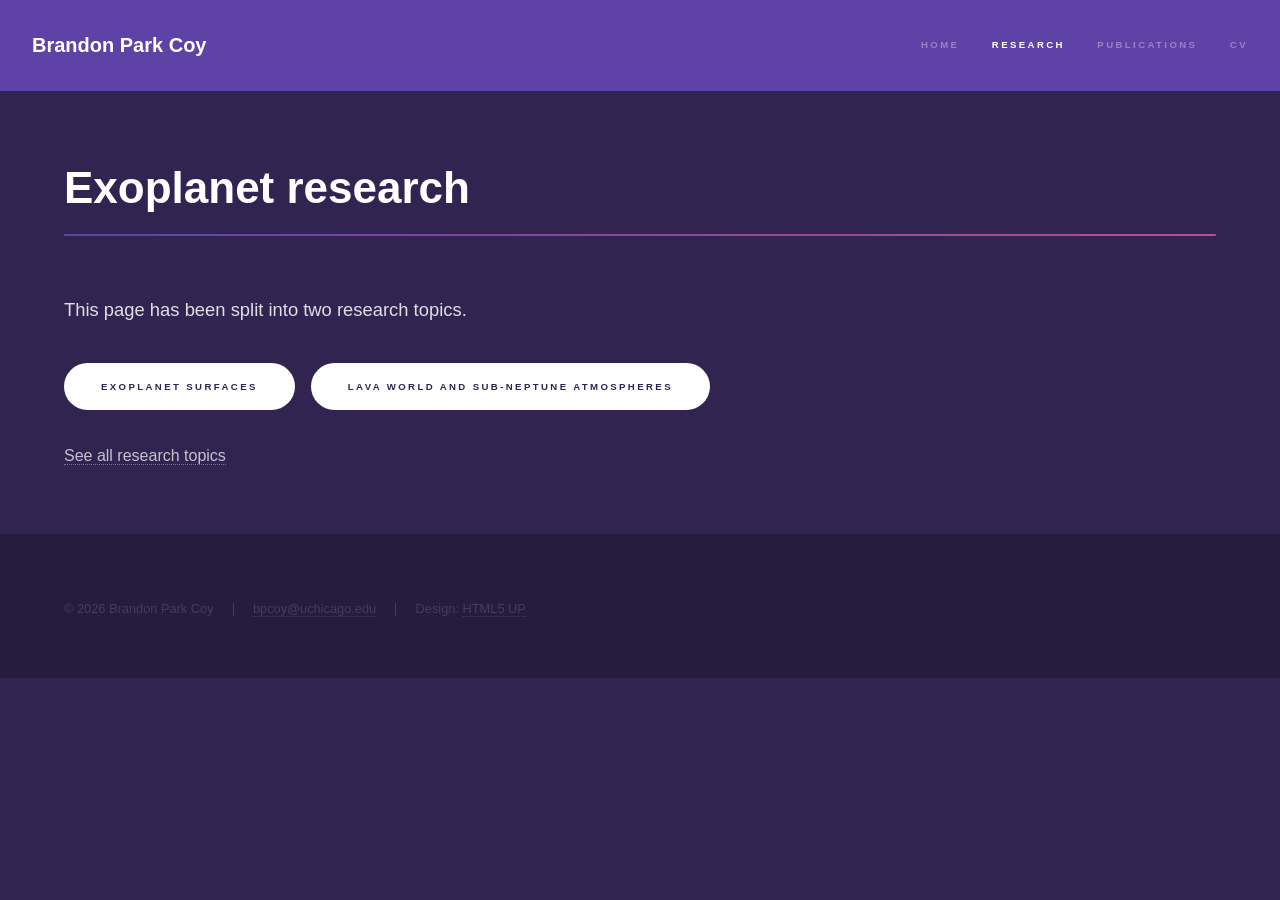
<file: exoplanets.html>
<!DOCTYPE HTML>
<!--
	Hyperspace by HTML5 UP
	html5up.net | @ajlkn
	Free for personal and commercial use under the CCA 3.0 license (html5up.net/license)
-->
<html lang="en">
	<head>
		<title>Exoplanet Research | Brandon Park Coy</title>
		<meta charset="utf-8" />
		<meta name="viewport" content="width=device-width, initial-scale=1" />
		<meta name="description" content="Brandon Park Coy’s exoplanet research now has two pages: Exoplanet Surfaces and Lava World and sub-Neptune Atmospheres." />
		<meta name="author" content="Brandon Park Coy" />
		<meta name="robots" content="noindex, follow" />
		<link rel="icon" href="images/favicon.svg" type="image/svg+xml" />
		<link rel="stylesheet" href="assets/css/main.css" />
		<link rel="stylesheet" href="assets/css/custom.css" />
		<noscript><link rel="stylesheet" href="assets/css/noscript.css" /></noscript>
	</head>
	<body class="is-preload">
		<a href="#main" class="skip-link">Skip to content</a>

		<!-- Header -->
			<header id="header">
				<a href="index.html" class="title">Brandon Park Coy</a>
				<nav aria-label="Primary">
					<ul>
						<li><a href="index.html">Home</a></li>
						<li><a href="index.html#research" class="active">Research</a></li>
						<li><a href="publications.html">Publications</a></li>
						<li><a href="assets/files/CV.pdf">CV</a></li>
					</ul>
				</nav>
			</header>

		<!-- Wrapper -->
			<div id="wrapper">

				<!-- Main -->
					<section id="main" class="wrapper">
						<div class="inner">
							<h1 class="major">Exoplanet research</h1>
							<p class="lead">This page has been split into two research topics.</p>
							<ul class="actions">
								<li><a href="exoplanet-surfaces.html" class="button primary wrap">Exoplanet Surfaces</a></li>
								<li><a href="lava-worlds.html" class="button primary wrap">Lava World and sub-Neptune Atmospheres</a></li>
							</ul>
							<p><a href="index.html#research">See all research topics</a></p>
						</div>
					</section>

			</div>

		<!-- Footer -->
			<footer id="footer" class="wrapper alt">
				<div class="inner">
					<ul class="menu">
						<li>&copy; 2026 Brandon Park Coy</li><li><a href="mailto:bpcoy@uchicago.edu">bpcoy@uchicago.edu</a></li><li>Design: <a href="http://html5up.net">HTML5 UP</a></li>
					</ul>
				</div>
			</footer>

		<!-- Scripts -->
			<script src="assets/js/jquery.min.js"></script>
			<script src="assets/js/jquery.scrollex.min.js"></script>
			<script src="assets/js/jquery.scrolly.min.js"></script>
			<script src="assets/js/browser.min.js"></script>
			<script src="assets/js/breakpoints.min.js"></script>
			<script src="assets/js/util.js"></script>
			<script src="assets/js/main.js"></script>
	</body>
</html>
</file>
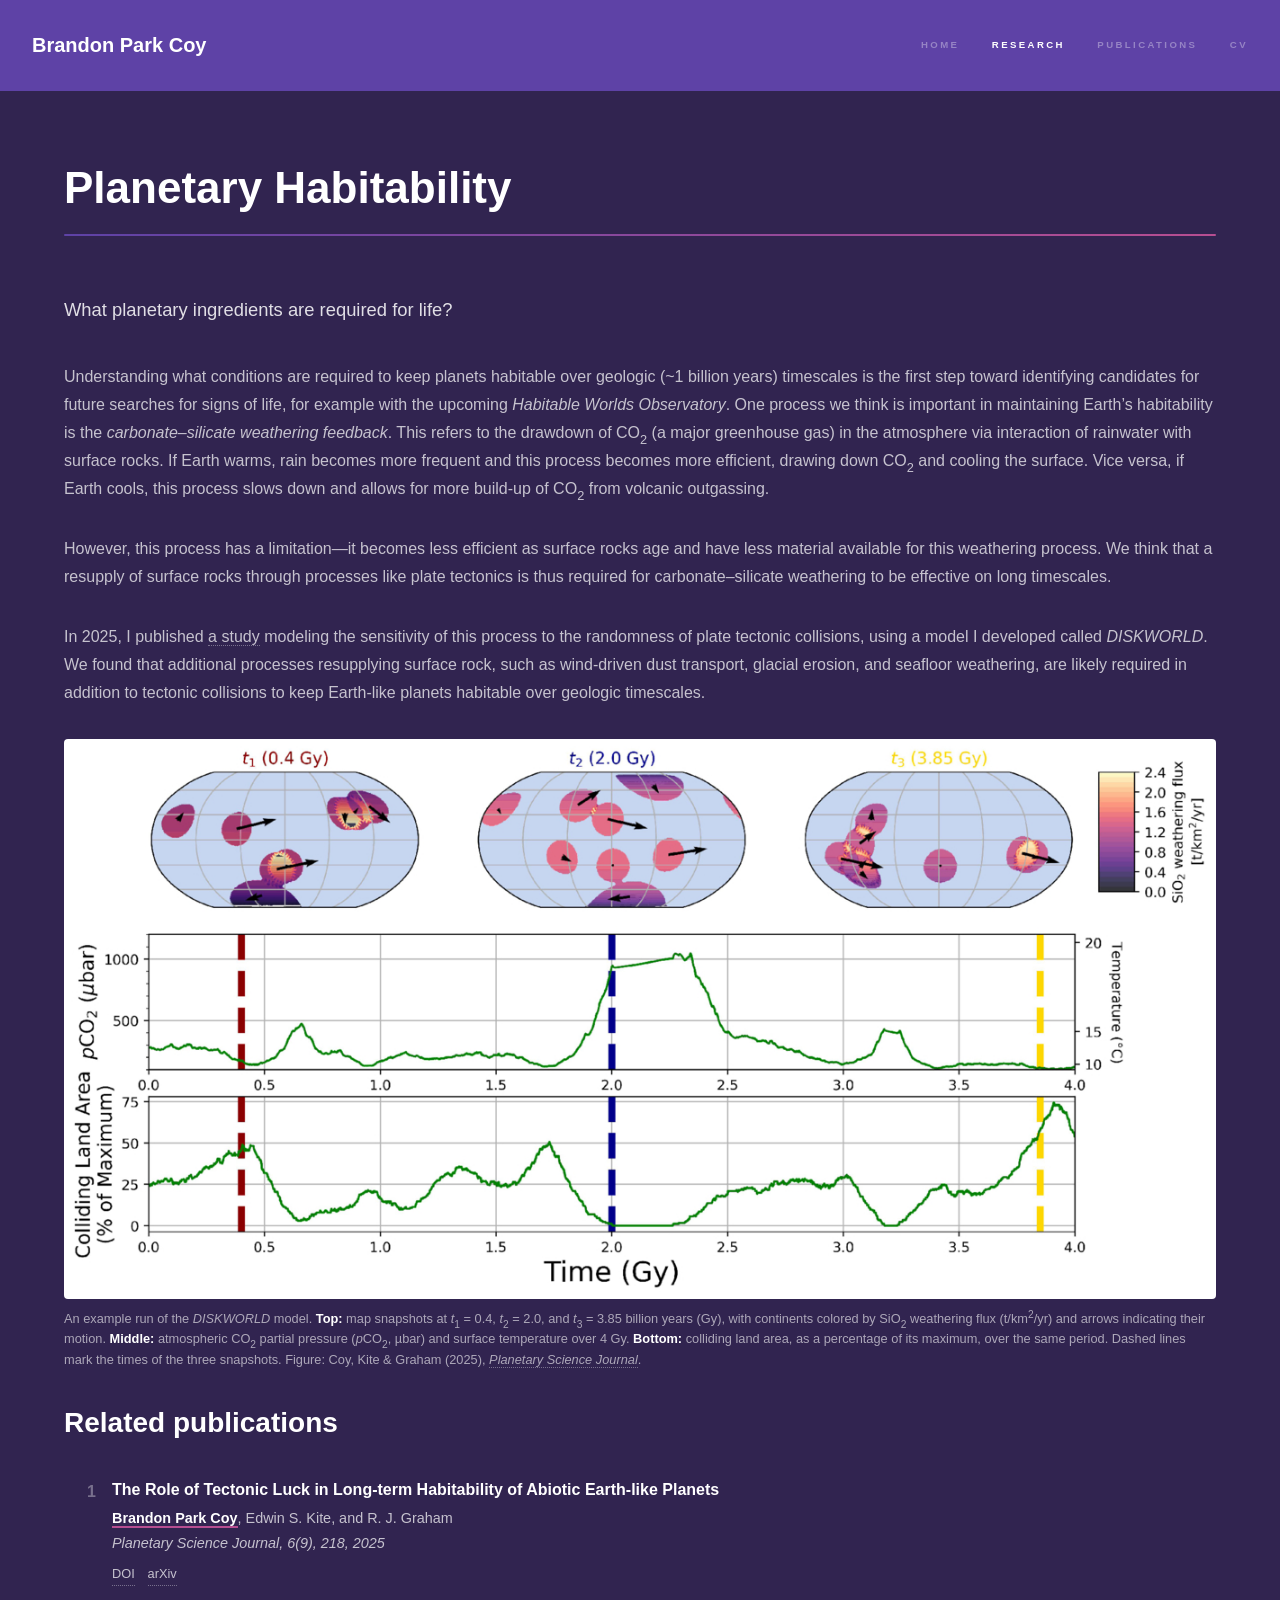
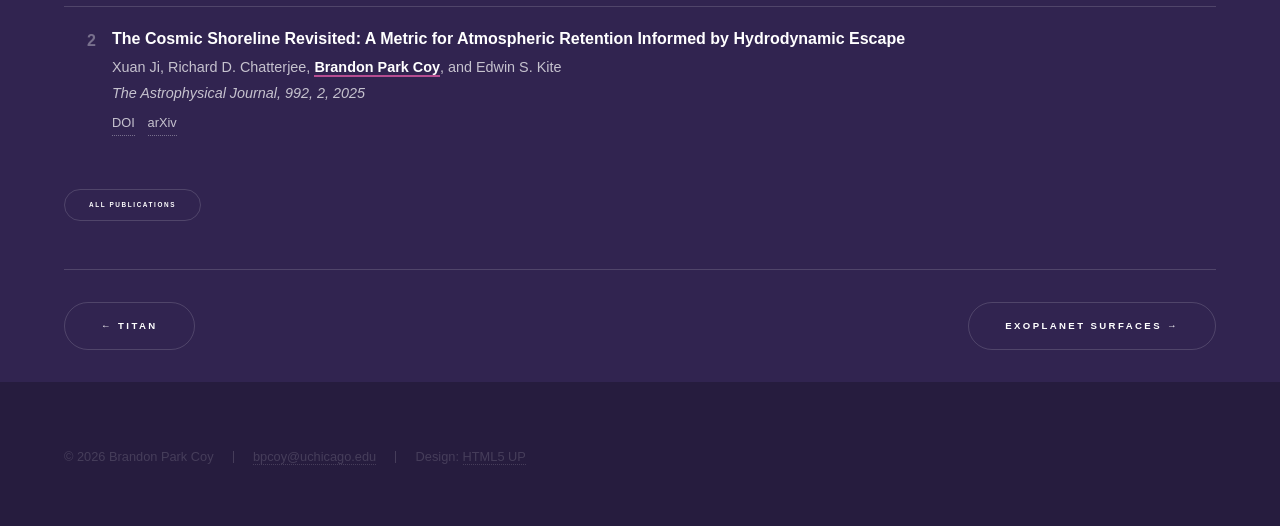
<file: habitability.html>
<!DOCTYPE HTML>
<!--
	Hyperspace by HTML5 UP
	html5up.net | @ajlkn
	Free for personal and commercial use under the CCA 3.0 license (html5up.net/license)
-->
<html lang="en">
	<head>
		<title>Planetary Habitability | Brandon Park Coy</title>
		<meta charset="utf-8" />
		<meta name="viewport" content="width=device-width, initial-scale=1" />
		<meta name="description" content="Brandon Park Coy’s research on long-term planetary habitability: silicate weathering, plate tectonics, and the DISKWORLD model." />
		<meta name="author" content="Brandon Park Coy" />
		<link rel="canonical" href="https://bpcoy.github.io/habitability.html" />
		<meta property="og:type" content="website" />
		<meta property="og:site_name" content="Brandon Park Coy" />
		<meta property="og:title" content="Planetary Habitability | Brandon Park Coy" />
		<meta property="og:description" content="Brandon Park Coy’s research on long-term planetary habitability: silicate weathering, plate tectonics, and the DISKWORLD model." />
		<meta property="og:url" content="https://bpcoy.github.io/habitability.html" />
		<meta property="og:image" content="https://bpcoy.github.io/images/figures/diskworld.jpg" />
		<meta name="twitter:card" content="summary_large_image" />
		<link rel="icon" href="images/favicon.svg" type="image/svg+xml" />
		<link rel="stylesheet" href="assets/css/main.css" />
		<link rel="stylesheet" href="assets/css/custom.css" />
		<noscript><link rel="stylesheet" href="assets/css/noscript.css" /></noscript>
	</head>
	<body class="is-preload">
		<a href="#main" class="skip-link">Skip to content</a>

		<!-- Header -->
			<header id="header">
				<a href="index.html" class="title">Brandon Park Coy</a>
				<nav aria-label="Primary">
					<ul>
						<li><a href="index.html">Home</a></li>
						<li><a href="index.html#research" class="active">Research</a></li>
						<li><a href="publications.html">Publications</a></li>
						<li><a href="assets/files/CV.pdf">CV</a></li>
					</ul>
				</nav>
			</header>

		<!-- Wrapper -->
			<div id="wrapper">

				<!-- Main -->
					<section id="main" class="wrapper">
						<div class="inner">
							<h1 class="major">Planetary Habitability</h1>
							<p class="lead">What planetary ingredients are required for life?</p>

							<p>Understanding what conditions are required to keep planets habitable over geologic (~1 billion years) timescales is the first step toward identifying candidates for future searches for signs of life, for example with the upcoming <em>Habitable Worlds Observatory</em>. One process we think is important in maintaining Earth’s habitability is the <em>carbonate&ndash;silicate weathering feedback</em>. This refers to the drawdown of CO<sub>2</sub> (a major greenhouse gas) in the atmosphere via interaction of rainwater with surface rocks. If Earth warms, rain becomes more frequent and this process becomes more efficient, drawing down CO<sub>2</sub> and cooling the surface. Vice versa, if Earth cools, this process slows down and allows for more build-up of CO<sub>2</sub> from volcanic outgassing.</p>
							<p>However, this process has a limitation&mdash;it becomes less efficient as surface rocks age and have less material available for this weathering process. We think that a resupply of surface rocks through processes like plate tectonics is thus required for carbonate&ndash;silicate weathering to be effective on long timescales.</p>
							<p>In 2025, I published <a href="https://iopscience.iop.org/article/10.3847/PSJ/adf643" target="_blank" rel="noopener">a study</a> modeling the sensitivity of this process to the randomness of plate tectonic collisions, using a model I developed called <em>DISKWORLD</em>. We found that additional processes resupplying surface rock, such as wind-driven dust transport, glacial erosion, and seafloor weathering, are likely required in addition to tectonic collisions to keep Earth-like planets habitable over geologic timescales.</p>

							<figure class="figure">
								<img src="images/figures/diskworld.jpg" width="1280" height="623" alt="Three-panel figure from a DISKWORLD simulation. Top: three world maps at 0.4, 2.0 and 3.85 billion years showing round continents colored by silicate weathering flux, brightest where continents collide, with arrows showing their motion. Middle: atmospheric CO2 (from roughly 100 to about 1,000 microbar) and surface temperature (about 10 to 20 °C) over 4 billion years, with the largest peak near 2 billion years. Bottom: the area of colliding land over time, which falls to zero near 2 billion years, when CO2 and temperature peak." loading="lazy" />
								<figcaption>An example run of the <em>DISKWORLD</em> model. <strong>Top:</strong> map snapshots at <em>t</em><sub>1</sub> = 0.4, <em>t</em><sub>2</sub> = 2.0, and <em>t</em><sub>3</sub> = 3.85 billion years (Gy), with continents colored by SiO<sub>2</sub> weathering flux (t/km<sup>2</sup>/yr) and arrows indicating their motion. <strong>Middle:</strong> atmospheric CO<sub>2</sub> partial pressure (<em>p</em>CO<sub>2</sub>, µbar) and surface temperature over 4&nbsp;Gy. <strong>Bottom:</strong> colliding land area, as a percentage of its maximum, over the same period. Dashed lines mark the times of the three snapshots. Figure: Coy, Kite &amp; Graham (2025), <a href="https://doi.org/10.3847/PSJ/adf643" target="_blank" rel="noopener"><em>Planetary Science Journal</em></a>.</figcaption>
							</figure>

							
							<h2>Related publications</h2>
							<ol class="pub-list">
								<li>
									<span class="pub-title">The Role of Tectonic Luck in Long-term Habitability of Abiotic Earth-like Planets</span>
									<span class="pub-authors"><span class="me">Brandon Park Coy</span>, Edwin S. Kite, and R. J. Graham</span>
									<span class="pub-venue">Planetary Science Journal, 6(9), 218, 2025</span>
									<span class="pub-links"><a href="https://doi.org/10.3847/PSJ/adf643" target="_blank" rel="noopener">DOI</a> <a href="https://arxiv.org/abs/2507.23124" target="_blank" rel="noopener">arXiv</a></span>
								</li>
								<li>
									<span class="pub-title">The Cosmic Shoreline Revisited: A Metric for Atmospheric Retention Informed by Hydrodynamic Escape</span>
									<span class="pub-authors">Xuan Ji, Richard D. Chatterjee, <span class="me">Brandon Park Coy</span>, and Edwin S. Kite</span>
									<span class="pub-venue">The Astrophysical Journal, 992, 2, 2025</span>
									<span class="pub-links"><a href="https://doi.org/10.3847/1538-4357/adfe69" target="_blank" rel="noopener">DOI</a> <a href="https://arxiv.org/abs/2504.19872" target="_blank" rel="noopener">arXiv</a></span>
								</li>
							</ol>
							<ul class="actions small">
								<li><a href="publications.html" class="button small">All publications</a></li>
							</ul>

							<nav class="topic-nav" aria-label="Research topics"><a href="titan.html" class="button">&larr; Titan</a><a href="exoplanet-surfaces.html" class="button">Exoplanet Surfaces &rarr;</a></nav>
						</div>
					</section>

			</div>

		<!-- Footer -->
			<footer id="footer" class="wrapper alt">
				<div class="inner">
					<ul class="menu">
						<li>&copy; 2026 Brandon Park Coy</li><li><a href="mailto:bpcoy@uchicago.edu">bpcoy@uchicago.edu</a></li><li>Design: <a href="http://html5up.net">HTML5 UP</a></li>
					</ul>
				</div>
			</footer>

		<!-- Scripts -->
			<script src="assets/js/jquery.min.js"></script>
			<script src="assets/js/jquery.scrollex.min.js"></script>
			<script src="assets/js/jquery.scrolly.min.js"></script>
			<script src="assets/js/browser.min.js"></script>
			<script src="assets/js/breakpoints.min.js"></script>
			<script src="assets/js/util.js"></script>
			<script src="assets/js/main.js"></script>
	</body>
</html>
</file>
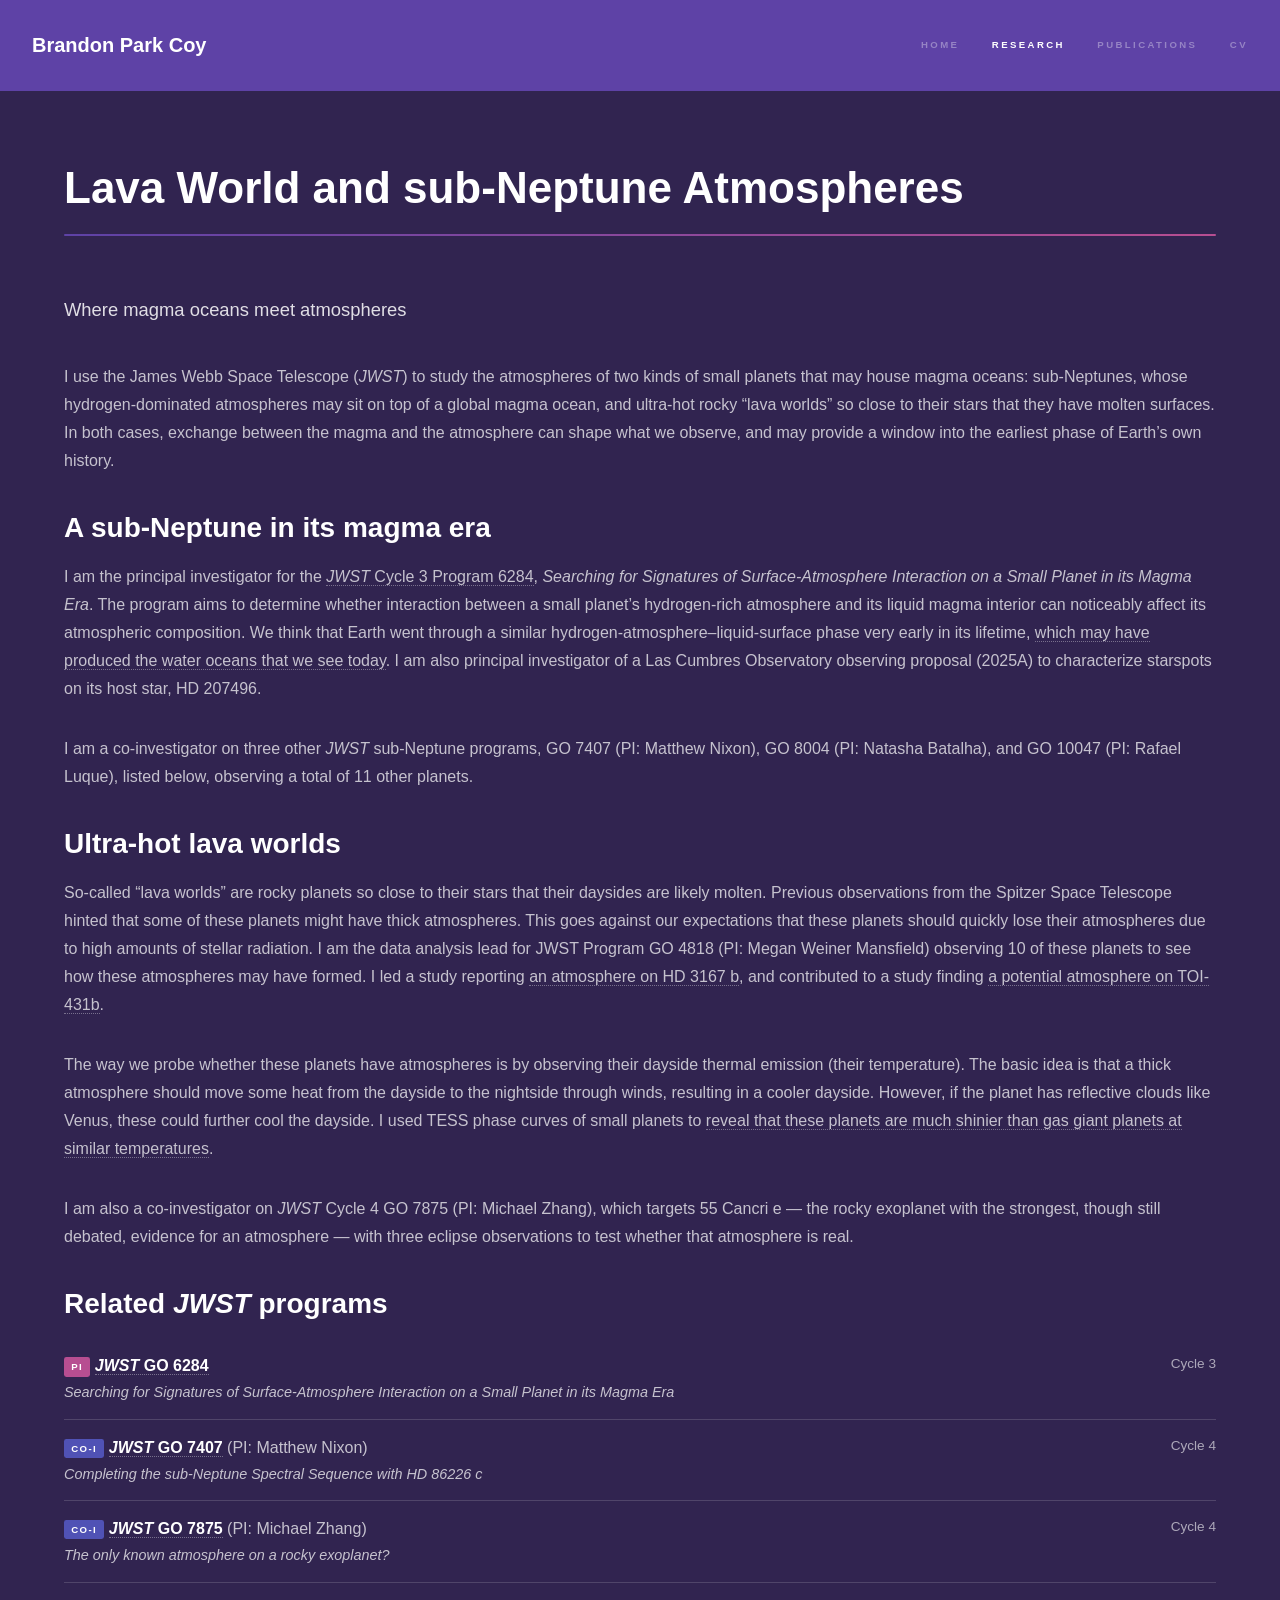
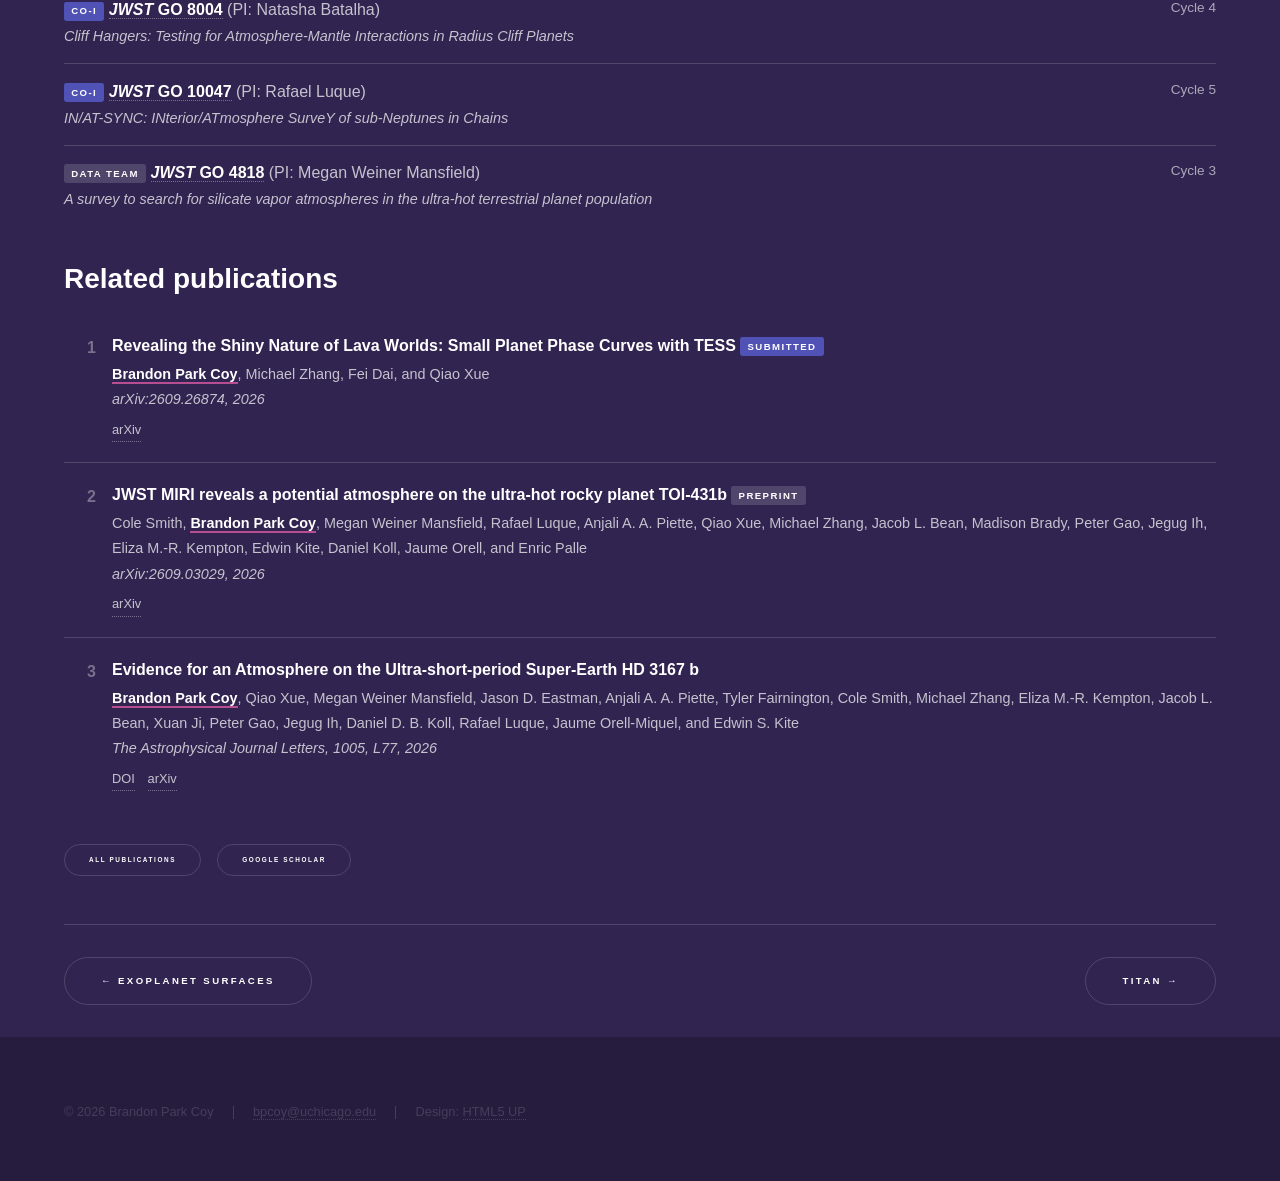
<file: lava-worlds.html>
<!DOCTYPE HTML>
<!--
	Hyperspace by HTML5 UP
	html5up.net | @ajlkn
	Free for personal and commercial use under the CCA 3.0 license (html5up.net/license)
-->
<html lang="en">
	<head>
		<title>Lava World and sub-Neptune Atmospheres | Brandon Park Coy</title>
		<meta charset="utf-8" />
		<meta name="viewport" content="width=device-width, initial-scale=1" />
		<meta name="description" content="Brandon Park Coy’s JWST research on lava world and sub-Neptune atmospheres: magma–atmosphere interaction and atmospheres on ultra-hot rocky planets." />
		<meta name="author" content="Brandon Park Coy" />
		<link rel="canonical" href="https://bpcoy.github.io/lava-worlds.html" />
		<meta property="og:type" content="website" />
		<meta property="og:site_name" content="Brandon Park Coy" />
		<meta property="og:title" content="Lava World and sub-Neptune Atmospheres | Brandon Park Coy" />
		<meta property="og:description" content="Brandon Park Coy’s JWST research on lava world and sub-Neptune atmospheres: magma–atmosphere interaction and atmospheres on ultra-hot rocky planets." />
		<meta property="og:url" content="https://bpcoy.github.io/lava-worlds.html" />
		<meta property="og:image" content="https://bpcoy.github.io/images/profile.jpg" />
		<meta name="twitter:card" content="summary_large_image" />
		<link rel="icon" href="images/favicon.svg" type="image/svg+xml" />
		<link rel="stylesheet" href="assets/css/main.css" />
		<link rel="stylesheet" href="assets/css/custom.css" />
		<noscript><link rel="stylesheet" href="assets/css/noscript.css" /></noscript>
	</head>
	<body class="is-preload">
		<a href="#main" class="skip-link">Skip to content</a>

		<!-- Header -->
			<header id="header">
				<a href="index.html" class="title">Brandon Park Coy</a>
				<nav aria-label="Primary">
					<ul>
						<li><a href="index.html">Home</a></li>
						<li><a href="index.html#research" class="active">Research</a></li>
						<li><a href="publications.html">Publications</a></li>
						<li><a href="assets/files/CV.pdf">CV</a></li>
					</ul>
				</nav>
			</header>

		<!-- Wrapper -->
			<div id="wrapper">

				<!-- Main -->
					<section id="main" class="wrapper">
						<div class="inner">
							<h1 class="major">Lava World and sub-Neptune Atmospheres</h1>
							<p class="lead">Where magma oceans meet atmospheres</p>

							<p>I use the James Webb Space Telescope (<em>JWST</em>) to study the atmospheres of two kinds of small planets that may house magma oceans: sub-Neptunes, whose hydrogen-dominated atmospheres may sit on top of a global magma ocean, and ultra-hot rocky “lava worlds” so close to their stars that they have molten surfaces. In both cases, exchange between the magma and the atmosphere can shape what we observe, and may provide a window into the earliest phase of Earth’s own history.</p>

							<h2 id="magma-era">A sub-Neptune in its magma era</h2>
							<p>I am the principal investigator for the <a href="https://www.stsci.edu/jwst/science-execution/program-information?id=6284" target="_blank" rel="noopener"><em>JWST</em> Cycle 3 Program 6284</a>, <em>Searching for Signatures of Surface-Atmosphere Interaction on a Small Planet in its Magma Era</em>. The program aims to determine whether interaction between a small planet’s hydrogen-rich atmosphere and its liquid magma interior can noticeably affect its atmospheric composition. We think that Earth went through a similar hydrogen-atmosphere&ndash;liquid-surface phase very early in its lifetime, <a href="https://www.nature.com/articles/s41586-023-05823-0" target="_blank" rel="noopener">which may have produced the water oceans that we see today</a>. I am also principal investigator of a Las Cumbres Observatory observing proposal (2025A) to characterize starspots on its host star, HD 207496.</p>
							<p>I am  a co-investigator on three other <em>JWST</em> sub-Neptune programs, GO 7407 (PI: Matthew Nixon), GO 8004 (PI: Natasha Batalha), and GO 10047 (PI: Rafael Luque), listed below, observing a total of 11 other planets.</p>

							<h2 id="ultra-hot">Ultra-hot lava worlds</h2>
							<p>So-called “lava worlds” are rocky planets so close to their stars that their daysides are likely molten. Previous observations from the Spitzer Space Telescope hinted that some of these planets might have thick atmospheres. This goes against our expectations that these planets should quickly lose their atmospheres due to high amounts of stellar radiation.  I am the data analysis lead for JWST Program GO 4818 (PI: Megan Weiner Mansfield) observing 10 of these planets to see how these atmospheres may have formed. I led a study reporting <a href="https://doi.org/10.3847/2041-8213/ae7f23" target="_blank" rel="noopener">an atmosphere on HD 3167 b</a>, and contributed to a study finding <a href="https://arxiv.org/abs/2609.03029" target="_blank" rel="noopener">a potential atmosphere on TOI-431b</a>. </p>
								
							<p>	The way we probe whether these planets have atmospheres is by observing their dayside thermal emission (their temperature).  The basic idea is that a thick atmosphere should move some heat from the dayside to the nightside through winds, resulting in a cooler dayside.  However, if the planet has reflective clouds like Venus, these could further cool the dayside.  I used TESS phase curves of small planets to <a href="https://arxiv.org/abs/2609.26874" target="_blank" rel="noopener">reveal that these planets are much shinier than gas giant planets at similar temperatures</a>.</p>
							<p>I am also a co-investigator on <em>JWST</em> Cycle 4 GO 7875 (PI: Michael Zhang), which targets 55 Cancri e &mdash; the rocky exoplanet with the strongest, though still debated, evidence for an atmosphere &mdash; with three eclipse observations to test whether that atmosphere is real.</p>

							<h2 id="programs">Related <em>JWST</em> programs</h2>
							<ul class="cv-list">
								<li><div class="cv-what"><span class="badge pi">PI</span> <strong><a href="https://www.stsci.edu/jwst/science-execution/program-information?id=6284" target="_blank" rel="noopener"><em>JWST</em> GO 6284</a></strong><span class="cv-detail"><em>Searching for Signatures of Surface-Atmosphere Interaction on a Small Planet in its Magma Era</em></span></div><span class="cv-when">Cycle 3</span></li>
								<li><div class="cv-what"><span class="badge coi">Co-I</span> <strong><a href="https://www.stsci.edu/jwst/science-execution/program-information?id=7407" target="_blank" rel="noopener"><em>JWST</em> GO 7407</a></strong> (PI: Matthew Nixon)<span class="cv-detail"><em>Completing the sub-Neptune Spectral Sequence with HD 86226 c</em></span></div><span class="cv-when">Cycle 4</span></li>
								<li><div class="cv-what"><span class="badge coi">Co-I</span> <strong><a href="https://www.stsci.edu/jwst/science-execution/program-information?id=7875" target="_blank" rel="noopener"><em>JWST</em> GO 7875</a></strong> (PI: Michael Zhang)<span class="cv-detail"><em>The only known atmosphere on a rocky exoplanet?</em></span></div><span class="cv-when">Cycle 4</span></li>
								<li><div class="cv-what"><span class="badge coi">Co-I</span> <strong><a href="https://www.stsci.edu/jwst/science-execution/program-information?id=8004" target="_blank" rel="noopener"><em>JWST</em> GO 8004</a></strong> (PI: Natasha Batalha)<span class="cv-detail"><em>Cliff Hangers: Testing for Atmosphere-Mantle Interactions in Radius Cliff Planets</em></span></div><span class="cv-when">Cycle 4</span></li>
								<li><div class="cv-what"><span class="badge coi">Co-I</span> <strong><a href="https://www.stsci.edu/jwst/science-execution/program-information?id=10047" target="_blank" rel="noopener"><em>JWST</em> GO 10047</a></strong> (PI: Rafael Luque)<span class="cv-detail"><em>IN/AT-SYNC: INterior/ATmosphere SurveY of sub-Neptunes in Chains</em></span></div><span class="cv-when">Cycle 5</span></li>
								<li><div class="cv-what"><span class="badge">Data team</span> <strong><a href="https://www.stsci.edu/jwst/science-execution/program-information?id=4818" target="_blank" rel="noopener"><em>JWST</em> GO 4818</a></strong> (PI: Megan Weiner Mansfield)<span class="cv-detail"><em>A survey to search for silicate vapor atmospheres in the ultra-hot terrestrial planet population</em></span></div><span class="cv-when">Cycle 3</span></li>
							</ul>

							<h2 id="publications">Related publications</h2>
							<ol class="pub-list">
								<li>
									<span class="pub-title">Revealing the Shiny Nature of Lava Worlds: Small Planet Phase Curves with TESS <span class="badge submitted">Submitted</span></span>
									<span class="pub-authors"><span class="me">Brandon Park Coy</span>, Michael Zhang, Fei Dai, and Qiao Xue</span>
									<span class="pub-venue">arXiv:2609.26874, 2026</span>
									<span class="pub-links"><a href="https://arxiv.org/abs/2609.26874" target="_blank" rel="noopener">arXiv</a></span>
								</li>
								<li>
									<span class="pub-title">JWST MIRI reveals a potential atmosphere on the ultra-hot rocky planet TOI-431b <span class="badge">Preprint</span></span>
									<span class="pub-authors">Cole Smith, <span class="me">Brandon Park Coy</span>, Megan Weiner Mansfield, Rafael Luque, Anjali A. A. Piette, Qiao Xue, Michael Zhang, Jacob L. Bean, Madison Brady, Peter Gao, Jegug Ih, Eliza M.-R. Kempton, Edwin Kite, Daniel Koll, Jaume Orell, and Enric Palle</span>
									<span class="pub-venue">arXiv:2609.03029, 2026</span>
									<span class="pub-links"><a href="https://arxiv.org/abs/2609.03029" target="_blank" rel="noopener">arXiv</a></span>
								</li>
								<li>
									<span class="pub-title">Evidence for an Atmosphere on the Ultra-short-period Super-Earth HD 3167 b</span>
									<span class="pub-authors"><span class="me">Brandon Park Coy</span>, Qiao Xue, Megan Weiner Mansfield, Jason D. Eastman, Anjali A. A. Piette, Tyler Fairnington, Cole Smith, Michael Zhang, Eliza M.-R. Kempton, Jacob L. Bean, Xuan Ji, Peter Gao, Jegug Ih, Daniel D. B. Koll, Rafael Luque, Jaume Orell-Miquel, and Edwin S. Kite</span>
									<span class="pub-venue">The Astrophysical Journal Letters, 1005, L77, 2026</span>
									<span class="pub-links"><a href="https://doi.org/10.3847/2041-8213/ae7f23" target="_blank" rel="noopener">DOI</a> <a href="https://arxiv.org/abs/2604.11911" target="_blank" rel="noopener">arXiv</a></span>
								</li>
							</ol>
							<ul class="actions small">
								<li><a href="publications.html" class="button small">All publications</a></li>
								<li><a href="https://scholar.google.com/citations?user=i9PdovgAAAAJ&amp;hl=en" class="button small" target="_blank" rel="noopener">Google Scholar</a></li>
							</ul>

							<nav class="topic-nav" aria-label="Research topics"><a href="exoplanet-surfaces.html" class="button">&larr; Exoplanet Surfaces</a><a href="titan.html" class="button">Titan &rarr;</a></nav>
						</div>
					</section>

			</div>

		<!-- Footer -->
			<footer id="footer" class="wrapper alt">
				<div class="inner">
					<ul class="menu">
						<li>&copy; 2026 Brandon Park Coy</li><li><a href="mailto:bpcoy@uchicago.edu">bpcoy@uchicago.edu</a></li><li>Design: <a href="http://html5up.net">HTML5 UP</a></li>
					</ul>
				</div>
			</footer>

		<!-- Scripts -->
			<script src="assets/js/jquery.min.js"></script>
			<script src="assets/js/jquery.scrollex.min.js"></script>
			<script src="assets/js/jquery.scrolly.min.js"></script>
			<script src="assets/js/browser.min.js"></script>
			<script src="assets/js/breakpoints.min.js"></script>
			<script src="assets/js/util.js"></script>
			<script src="assets/js/main.js"></script>
	</body>
</html>
</file>
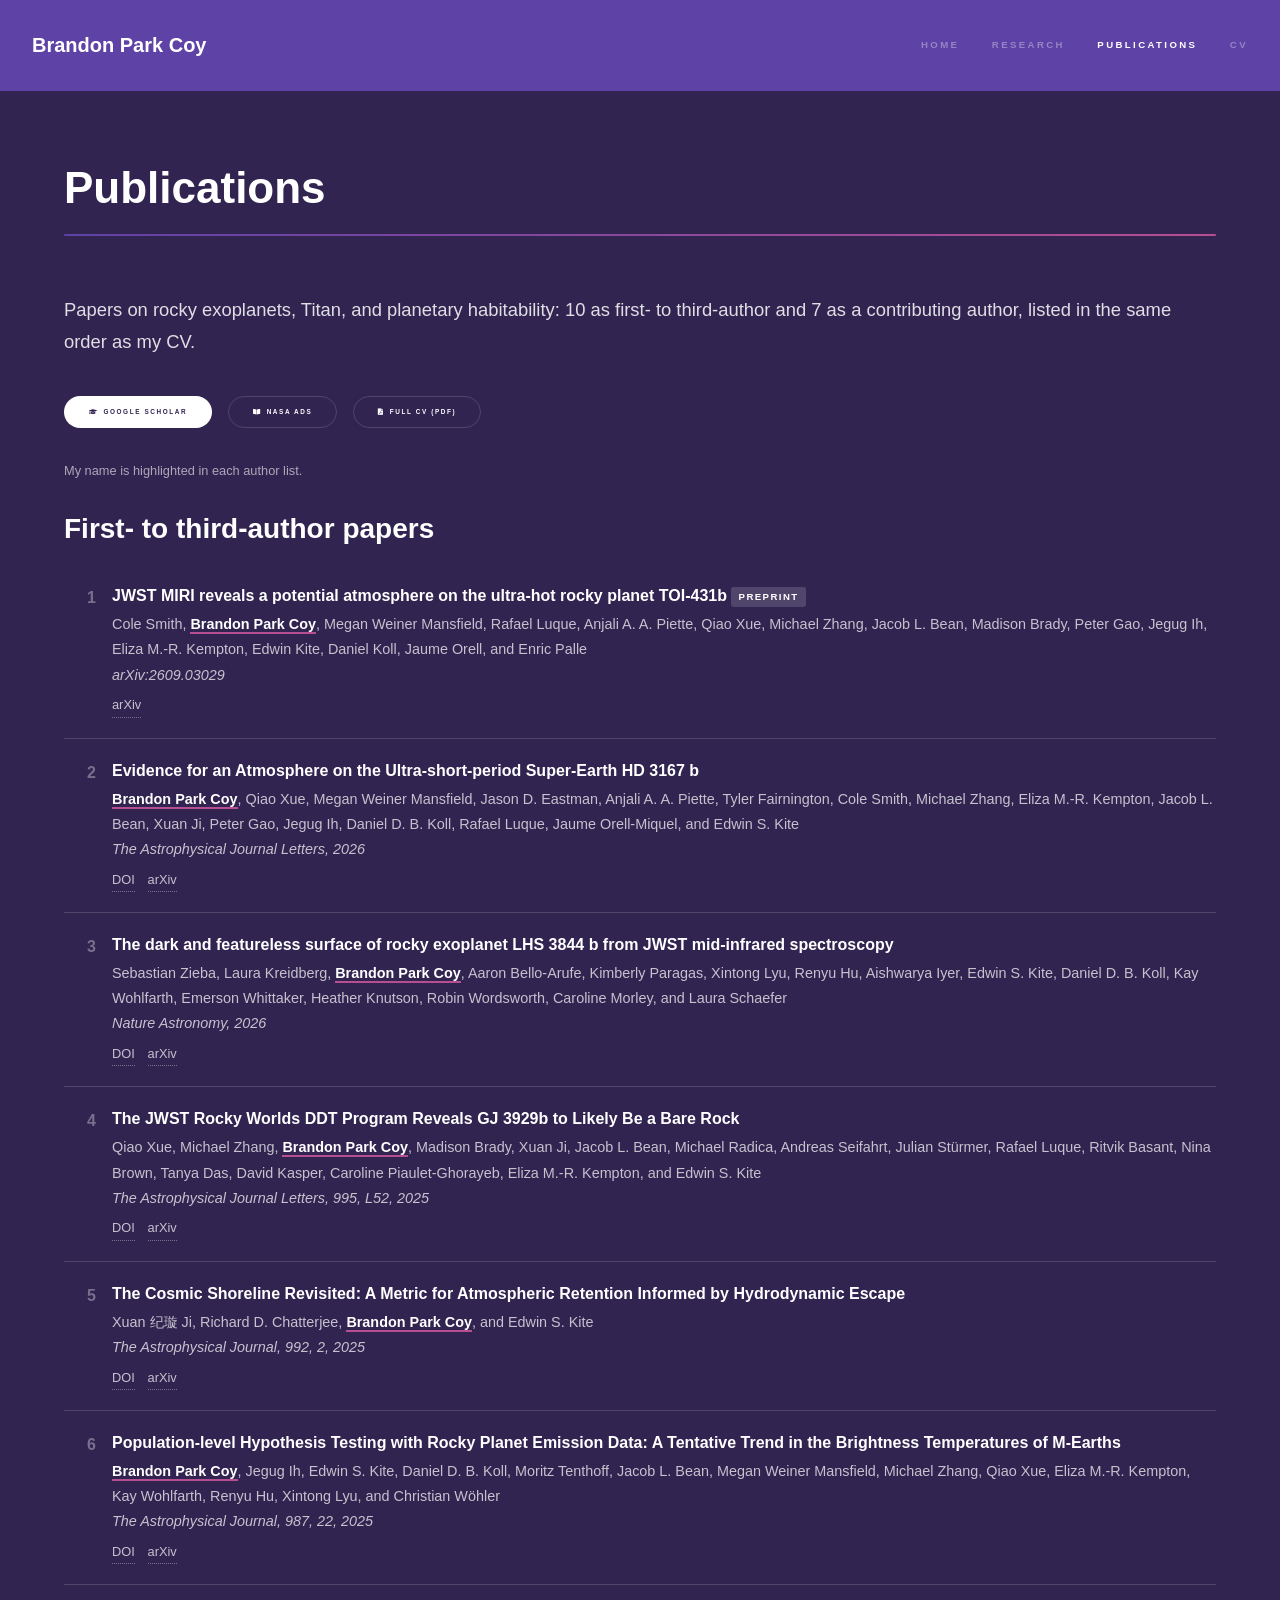
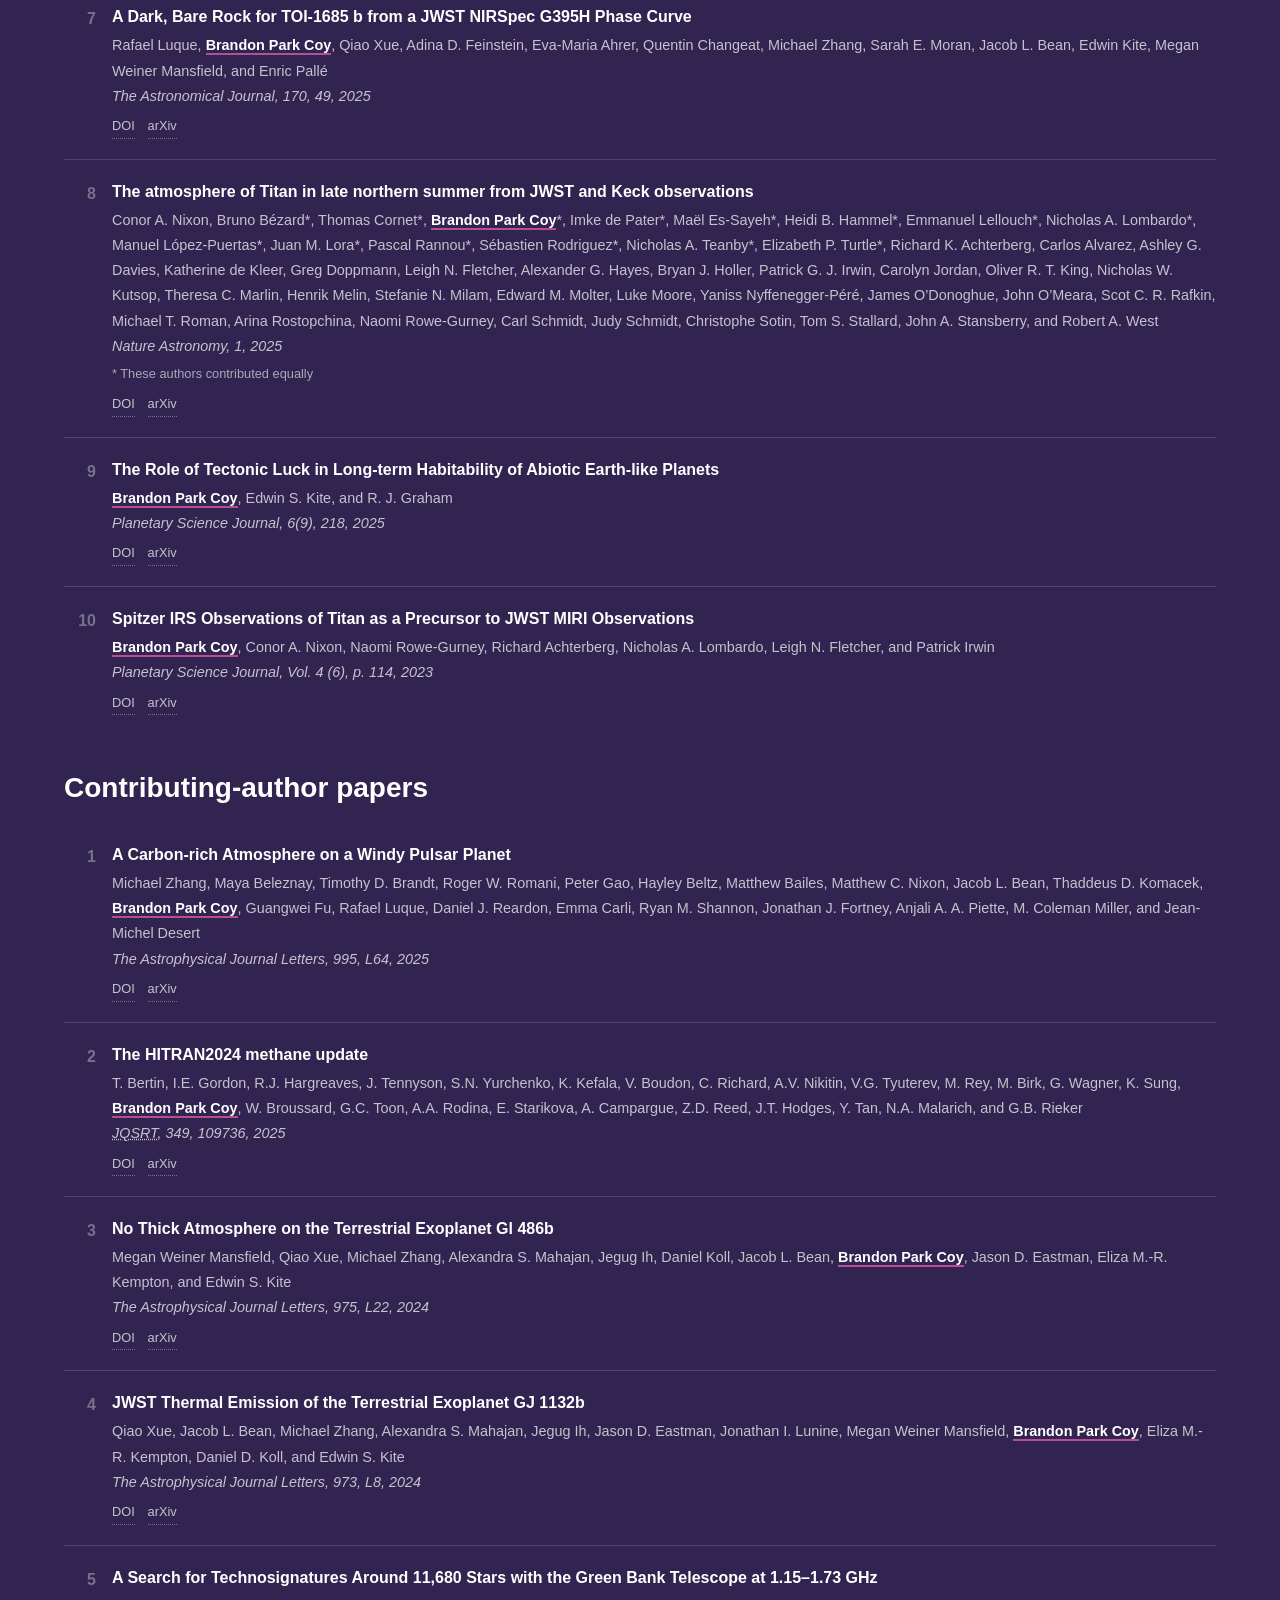
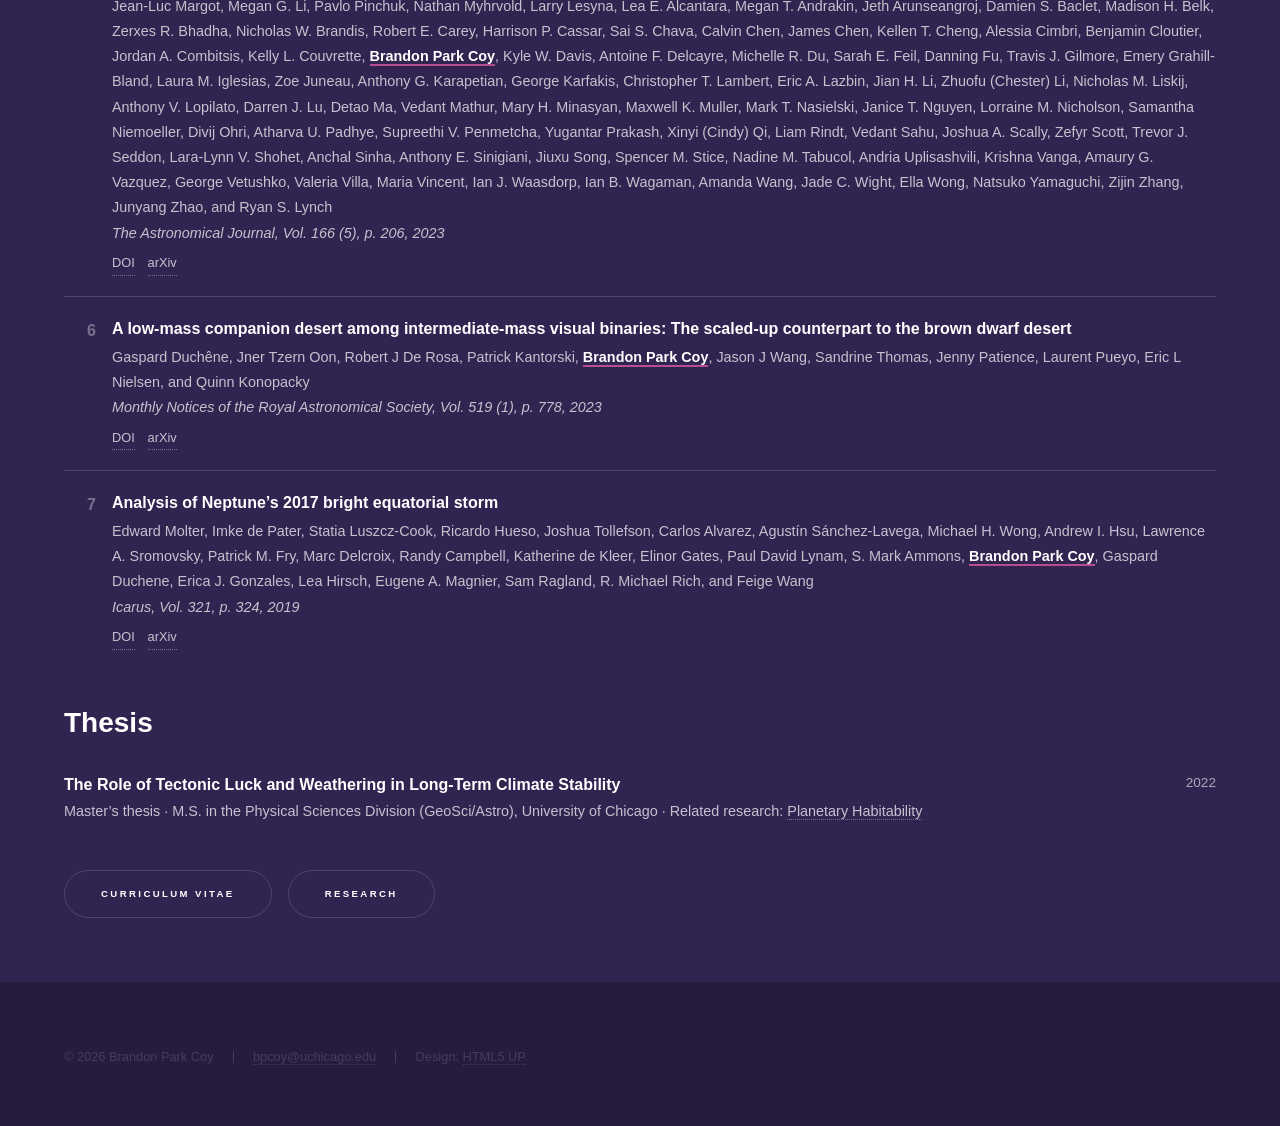
<file: publications.html>
<!DOCTYPE HTML>
<!--
	Hyperspace by HTML5 UP
	html5up.net | @ajlkn
	Free for personal and commercial use under the CCA 3.0 license (html5up.net/license)
-->
<html lang="en">
	<head>
		<title>Publications | Brandon Park Coy</title>
		<meta charset="utf-8" />
		<meta name="viewport" content="width=device-width, initial-scale=1" />
		<meta name="description" content="Brandon Park Coy’s publications on rocky exoplanet atmospheres and surfaces, Titan’s atmosphere, and planetary habitability, with DOI and arXiv links." />
		<meta name="author" content="Brandon Park Coy" />
		<link rel="canonical" href="https://bpcoy.github.io/publications.html" />
		<meta property="og:type" content="website" />
		<meta property="og:site_name" content="Brandon Park Coy" />
		<meta property="og:title" content="Publications | Brandon Park Coy" />
		<meta property="og:description" content="Brandon Park Coy’s publications on rocky exoplanet atmospheres and surfaces, Titan’s atmosphere, and planetary habitability, with DOI and arXiv links." />
		<meta property="og:url" content="https://bpcoy.github.io/publications.html" />
		<meta property="og:image" content="https://bpcoy.github.io/images/profile.jpg" />
		<meta name="twitter:card" content="summary_large_image" />
		<link rel="icon" href="images/favicon.svg" type="image/svg+xml" />
		<link rel="stylesheet" href="assets/css/main.css" />
		<link rel="stylesheet" href="assets/css/custom.css" />
		<noscript><link rel="stylesheet" href="assets/css/noscript.css" /></noscript>
	</head>
	<body class="is-preload">
		<a href="#main" class="skip-link">Skip to content</a>

		<!-- Header -->
			<header id="header">
				<a href="index.html" class="title">Brandon Park Coy</a>
				<nav aria-label="Primary">
					<ul>
						<li><a href="index.html">Home</a></li>
						<li><a href="index.html#research">Research</a></li>
						<li><a href="publications.html" class="active" aria-current="page">Publications</a></li>
						<li><a href="assets/files/CV.pdf">CV</a></li>
					</ul>
				</nav>
			</header>

		<!-- Wrapper -->
			<div id="wrapper">

				<!-- Main -->
					<section id="main" class="wrapper">
						<div class="inner">
							<h1 class="major">Publications</h1>
							<p class="lead">Papers on rocky exoplanets, Titan, and planetary habitability: 10 as first- to third-author and 7 as a contributing author, listed in the same order as my CV.</p>
							<ul class="actions small">
								<li><a href="https://scholar.google.com/citations?user=i9PdovgAAAAJ&amp;hl=en" class="button primary small icon solid fa-graduation-cap" target="_blank" rel="noopener">Google Scholar</a></li>
								<li><a href="https://ui.adsabs.harvard.edu/search/q=author%3A%22Coy%2C%20Brandon%20Park%22&amp;sort=date%20desc" class="button small icon solid fa-book-open" target="_blank" rel="noopener">NASA ADS</a></li>
								<li><a href="assets/files/CV.pdf" class="button small icon solid fa-file-pdf">Full CV (PDF)</a></li>
							</ul>
							<p class="pub-note">My name is highlighted in each author list.</p>

							<!-- First- to third-author papers -->
								<h2 id="first-author">First- to third-author papers</h2>
								<ol class="pub-list">
									<li>
										<span class="pub-title">JWST MIRI reveals a potential atmosphere on the ultra-hot rocky planet TOI-431b <span class="badge">Preprint</span></span>
										<span class="pub-authors">Cole Smith, <span class="me">Brandon Park Coy</span>, Megan Weiner Mansfield, Rafael Luque, Anjali A. A. Piette, Qiao Xue, Michael Zhang, Jacob L. Bean, Madison Brady, Peter Gao, Jegug Ih, Eliza M.-R. Kempton, Edwin Kite, Daniel Koll, Jaume Orell, and Enric Palle</span>
										<span class="pub-venue">arXiv:2609.03029</span>
										<span class="pub-links"><a href="https://arxiv.org/abs/2609.03029" target="_blank" rel="noopener">arXiv</a></span>
									</li>
									<li>
										<span class="pub-title">Evidence for an Atmosphere on the Ultra-short-period Super-Earth HD 3167 b</span>
										<span class="pub-authors"><span class="me">Brandon Park Coy</span>, Qiao Xue, Megan Weiner Mansfield, Jason D. Eastman, Anjali A. A. Piette, Tyler Fairnington, Cole Smith, Michael Zhang, Eliza M.-R. Kempton, Jacob L. Bean, Xuan Ji, Peter Gao, Jegug Ih, Daniel D. B. Koll, Rafael Luque, Jaume Orell-Miquel, and Edwin S. Kite</span>
										<span class="pub-venue">The Astrophysical Journal Letters, 2026</span>
										<span class="pub-links"><a href="https://doi.org/10.3847/2041-8213/ae7f23" target="_blank" rel="noopener">DOI</a> <a href="https://arxiv.org/abs/2604.11911" target="_blank" rel="noopener">arXiv</a></span>
									</li>
									<li>
										<span class="pub-title">The dark and featureless surface of rocky exoplanet LHS 3844 b from JWST mid-infrared spectroscopy</span>
										<span class="pub-authors">Sebastian Zieba, Laura Kreidberg, <span class="me">Brandon Park Coy</span>, Aaron Bello-Arufe, Kimberly Paragas, Xintong Lyu, Renyu Hu, Aishwarya Iyer, Edwin S. Kite, Daniel D. B. Koll, Kay Wohlfarth, Emerson Whittaker, Heather Knutson, Robin Wordsworth, Caroline Morley, and Laura Schaefer</span>
										<span class="pub-venue">Nature Astronomy, 2026</span>
										<span class="pub-links"><a href="https://doi.org/10.1038/s41550-026-02860-3" target="_blank" rel="noopener">DOI</a> <a href="https://arxiv.org/abs/2605.00100" target="_blank" rel="noopener">arXiv</a></span>
									</li>
									<li>
										<span class="pub-title">The JWST Rocky Worlds DDT Program Reveals GJ 3929b to Likely Be a Bare Rock</span>
										<span class="pub-authors">Qiao Xue, Michael Zhang, <span class="me">Brandon Park Coy</span>, Madison Brady, Xuan Ji, Jacob L. Bean, Michael Radica, Andreas Seifahrt, Julian Stürmer, Rafael Luque, Ritvik Basant, Nina Brown, Tanya Das, David Kasper, Caroline Piaulet-Ghorayeb, Eliza M.-R. Kempton, and Edwin S. Kite</span>
										<span class="pub-venue">The Astrophysical Journal Letters, 995, L52, 2025</span>
										<span class="pub-links"><a href="https://doi.org/10.3847/2041-8213/ae2098" target="_blank" rel="noopener">DOI</a> <a href="https://arxiv.org/abs/2508.12516" target="_blank" rel="noopener">arXiv</a></span>
									</li>
									<li>
										<span class="pub-title">The Cosmic Shoreline Revisited: A Metric for Atmospheric Retention Informed by Hydrodynamic Escape</span>
										<span class="pub-authors">Xuan 纪璇 Ji, Richard D. Chatterjee, <span class="me">Brandon Park Coy</span>, and Edwin S. Kite</span>
										<span class="pub-venue">The Astrophysical Journal, 992, 2, 2025</span>
										<span class="pub-links"><a href="https://doi.org/10.3847/1538-4357/adfe69" target="_blank" rel="noopener">DOI</a> <a href="https://arxiv.org/abs/2504.19872" target="_blank" rel="noopener">arXiv</a></span>
									</li>
									<li>
										<span class="pub-title">Population-level Hypothesis Testing with Rocky Planet Emission Data: A Tentative Trend in the Brightness Temperatures of M-Earths</span>
										<span class="pub-authors"><span class="me">Brandon Park Coy</span>, Jegug Ih, Edwin S. Kite, Daniel D. B. Koll, Moritz Tenthoff, Jacob L. Bean, Megan Weiner Mansfield, Michael Zhang, Qiao Xue, Eliza M.-R. Kempton, Kay Wohlfarth, Renyu Hu, Xintong Lyu, and Christian Wöhler</span>
										<span class="pub-venue">The Astrophysical Journal, 987, 22, 2025</span>
										<span class="pub-links"><a href="https://doi.org/10.3847/1538-4357/add3f7" target="_blank" rel="noopener">DOI</a> <a href="https://arxiv.org/abs/2412.06573" target="_blank" rel="noopener">arXiv</a></span>
									</li>
									<li>
										<span class="pub-title">A Dark, Bare Rock for TOI-1685 b from a JWST NIRSpec G395H Phase Curve</span>
										<span class="pub-authors">Rafael Luque, <span class="me">Brandon Park Coy</span>, Qiao Xue, Adina D. Feinstein, Eva-Maria Ahrer, Quentin Changeat, Michael Zhang, Sarah E. Moran, Jacob L. Bean, Edwin Kite, Megan Weiner Mansfield, and Enric Pallé</span>
										<span class="pub-venue">The Astronomical Journal, 170, 49, 2025</span>
										<span class="pub-links"><a href="https://doi.org/10.3847/1538-3881/addb40" target="_blank" rel="noopener">DOI</a> <a href="https://arxiv.org/abs/2412.03411" target="_blank" rel="noopener">arXiv</a></span>
									</li>
									<li>
										<span class="pub-title">The atmosphere of Titan in late northern summer from JWST and Keck observations</span>
										<span class="pub-authors">Conor A. Nixon, Bruno Bézard*, Thomas Cornet*, <span class="me">Brandon Park Coy</span>*, Imke de Pater*, Maël Es-Sayeh*, Heidi B. Hammel*, Emmanuel Lellouch*, Nicholas A. Lombardo*, Manuel López-Puertas*, Juan M. Lora*, Pascal Rannou*, Sébastien Rodriguez*, Nicholas A. Teanby*, Elizabeth P. Turtle*, Richard K. Achterberg, Carlos Alvarez, Ashley G. Davies, Katherine de Kleer, Greg Doppmann, Leigh N. Fletcher, Alexander G. Hayes, Bryan J. Holler, Patrick G. J. Irwin, Carolyn Jordan, Oliver R. T. King, Nicholas W. Kutsop, Theresa C. Marlin, Henrik Melin, Stefanie N. Milam, Edward M. Molter, Luke Moore, Yaniss Nyffenegger-Péré, James O’Donoghue, John O’Meara, Scot C. R. Rafkin, Michael T. Roman, Arina Rostopchina, Naomi Rowe-Gurney, Carl Schmidt, Judy Schmidt, Christophe Sotin, Tom S. Stallard, John A. Stansberry, and Robert A. West</span>
										<span class="pub-venue">Nature Astronomy, 1, 2025</span>
										<span class="pub-note">* These authors contributed equally</span>
										<span class="pub-links"><a href="https://doi.org/10.1038/s41550-025-02537-3" target="_blank" rel="noopener">DOI</a> <a href="https://arxiv.org/abs/2505.10655" target="_blank" rel="noopener">arXiv</a></span>
									</li>
									<li>
										<span class="pub-title">The Role of Tectonic Luck in Long-term Habitability of Abiotic Earth-like Planets</span>
										<span class="pub-authors"><span class="me">Brandon Park Coy</span>, Edwin S. Kite, and R. J. Graham</span>
										<span class="pub-venue">Planetary Science Journal, 6(9), 218, 2025</span>
										<span class="pub-links"><a href="https://doi.org/10.3847/PSJ/adf643" target="_blank" rel="noopener">DOI</a> <a href="https://arxiv.org/abs/2507.23124" target="_blank" rel="noopener">arXiv</a></span>
									</li>
									<li>
										<span class="pub-title">Spitzer IRS Observations of Titan as a Precursor to JWST MIRI Observations</span>
										<span class="pub-authors"><span class="me">Brandon Park Coy</span>, Conor A. Nixon, Naomi Rowe-Gurney, Richard Achterberg, Nicholas A. Lombardo, Leigh N. Fletcher, and Patrick Irwin</span>
										<span class="pub-venue">Planetary Science Journal, Vol. 4 (6), p. 114, 2023</span>
										<span class="pub-links"><a href="https://doi.org/10.3847/PSJ/acd10f" target="_blank" rel="noopener">DOI</a> <a href="https://arxiv.org/abs/2305.13234" target="_blank" rel="noopener">arXiv</a></span>
									</li>
								</ol>

							<!-- Contributing-author papers -->
								<h2 id="contributed">Contributing-author papers</h2>
								<ol class="pub-list">
									<li>
										<span class="pub-title">A Carbon-rich Atmosphere on a Windy Pulsar Planet</span>
										<span class="pub-authors">Michael Zhang, Maya Beleznay, Timothy D. Brandt, Roger W. Romani, Peter Gao, Hayley Beltz, Matthew Bailes, Matthew C. Nixon, Jacob L. Bean, Thaddeus D. Komacek, <span class="me">Brandon Park Coy</span>, Guangwei Fu, Rafael Luque, Daniel J. Reardon, Emma Carli, Ryan M. Shannon, Jonathan J. Fortney, Anjali A. A. Piette, M. Coleman Miller, and Jean-Michel Desert</span>
										<span class="pub-venue">The Astrophysical Journal Letters, 995, L64, 2025</span>
										<span class="pub-links"><a href="https://doi.org/10.3847/2041-8213/ae157c" target="_blank" rel="noopener">DOI</a> <a href="https://arxiv.org/abs/2509.04558" target="_blank" rel="noopener">arXiv</a></span>
									</li>
									<li>
										<span class="pub-title">The HITRAN2024 methane update</span>
										<span class="pub-authors">T. Bertin, I.E. Gordon, R.J. Hargreaves, J. Tennyson, S.N. Yurchenko, K. Kefala, V. Boudon, C. Richard, A.V. Nikitin, V.G. Tyuterev, M. Rey, M. Birk, G. Wagner, K. Sung, <span class="me">Brandon Park Coy</span>, W. Broussard, G.C. Toon, A.A. Rodina, E. Starikova, A. Campargue, Z.D. Reed, J.T. Hodges, Y. Tan, N.A. Malarich, and G.B. Rieker</span>
										<span class="pub-venue"><abbr title="Journal of Quantitative Spectroscopy and Radiative Transfer">JQSRT</abbr>, 349, 109736, 2025</span>
										<span class="pub-links"><a href="https://doi.org/10.1016/j.jqsrt.2025.109736" target="_blank" rel="noopener">DOI</a> <a href="https://arxiv.org/abs/2511.21840" target="_blank" rel="noopener">arXiv</a></span>
									</li>
									<li>
										<span class="pub-title">No Thick Atmosphere on the Terrestrial Exoplanet Gl 486b</span>
										<span class="pub-authors">Megan Weiner Mansfield, Qiao Xue, Michael Zhang, Alexandra S. Mahajan, Jegug Ih, Daniel Koll, Jacob L. Bean, <span class="me">Brandon Park Coy</span>, Jason D. Eastman, Eliza M.-R. Kempton, and Edwin S. Kite</span>
										<span class="pub-venue">The Astrophysical Journal Letters, 975, L22, 2024</span>
										<span class="pub-links"><a href="https://doi.org/10.3847/2041-8213/ad8161" target="_blank" rel="noopener">DOI</a> <a href="https://arxiv.org/abs/2408.15123" target="_blank" rel="noopener">arXiv</a></span>
									</li>
									<li>
										<span class="pub-title">JWST Thermal Emission of the Terrestrial Exoplanet GJ 1132b</span>
										<span class="pub-authors">Qiao Xue, Jacob L. Bean, Michael Zhang, Alexandra S. Mahajan, Jegug Ih, Jason D. Eastman, Jonathan I. Lunine, Megan Weiner Mansfield, <span class="me">Brandon Park Coy</span>, Eliza M.-R. Kempton, Daniel D. Koll, and Edwin S. Kite</span>
										<span class="pub-venue">The Astrophysical Journal Letters, 973, L8, 2024</span>
										<span class="pub-links"><a href="https://doi.org/10.3847/2041-8213/ad72e9" target="_blank" rel="noopener">DOI</a> <a href="https://arxiv.org/abs/2408.13340" target="_blank" rel="noopener">arXiv</a></span>
									</li>
									<li>
										<span class="pub-title">A Search for Technosignatures Around 11,680 Stars with the Green Bank Telescope at 1.15&ndash;1.73 GHz</span>
										<span class="pub-authors">Jean-Luc Margot, Megan G. Li, Pavlo Pinchuk, Nathan Myhrvold, Larry Lesyna, Lea E. Alcantara, Megan T. Andrakin, Jeth Arunseangroj, Damien S. Baclet, Madison H. Belk, Zerxes R. Bhadha, Nicholas W. Brandis, Robert E. Carey, Harrison P. Cassar, Sai S. Chava, Calvin Chen, James Chen, Kellen T. Cheng, Alessia Cimbri, Benjamin Cloutier, Jordan A. Combitsis, Kelly L. Couvrette, <span class="me">Brandon Park Coy</span>, Kyle W. Davis, Antoine F. Delcayre, Michelle R. Du, Sarah E. Feil, Danning Fu, Travis J. Gilmore, Emery Grahill-Bland, Laura M. Iglesias, Zoe Juneau, Anthony G. Karapetian, George Karfakis, Christopher T. Lambert, Eric A. Lazbin, Jian H. Li, Zhuofu (Chester) Li, Nicholas M. Liskij, Anthony V. Lopilato, Darren J. Lu, Detao Ma, Vedant Mathur, Mary H. Minasyan, Maxwell K. Muller, Mark T. Nasielski, Janice T. Nguyen, Lorraine M. Nicholson, Samantha Niemoeller, Divij Ohri, Atharva U. Padhye, Supreethi V. Penmetcha, Yugantar Prakash, Xinyi (Cindy) Qi, Liam Rindt, Vedant Sahu, Joshua A. Scally, Zefyr Scott, Trevor J. Seddon, Lara-Lynn V. Shohet, Anchal Sinha, Anthony E. Sinigiani, Jiuxu Song, Spencer M. Stice, Nadine M. Tabucol, Andria Uplisashvili, Krishna Vanga, Amaury G. Vazquez, George Vetushko, Valeria Villa, Maria Vincent, Ian J. Waasdorp, Ian B. Wagaman, Amanda Wang, Jade C. Wight, Ella Wong, Natsuko Yamaguchi, Zijin Zhang, Junyang Zhao, and Ryan S. Lynch</span>
										<span class="pub-venue">The Astronomical Journal, Vol. 166 (5), p. 206, 2023</span>
										<span class="pub-links"><a href="https://doi.org/10.3847/1538-3881/acfda4" target="_blank" rel="noopener">DOI</a> <a href="https://arxiv.org/abs/2308.02712" target="_blank" rel="noopener">arXiv</a></span>
									</li>
									<li>
										<span class="pub-title">A low-mass companion desert among intermediate-mass visual binaries: The scaled-up counterpart to the brown dwarf desert</span>
										<span class="pub-authors">Gaspard Duchêne, Jner Tzern Oon, Robert J De Rosa, Patrick Kantorski, <span class="me">Brandon Park Coy</span>, Jason J Wang, Sandrine Thomas, Jenny Patience, Laurent Pueyo, Eric L Nielsen, and Quinn Konopacky</span>
										<span class="pub-venue">Monthly Notices of the Royal Astronomical Society, Vol. 519 (1), p. 778, 2023</span>
										<span class="pub-links"><a href="https://doi.org/10.1093/mnras/stac3527" target="_blank" rel="noopener">DOI</a> <a href="https://arxiv.org/abs/2211.17209" target="_blank" rel="noopener">arXiv</a></span>
									</li>
									<li>
										<span class="pub-title">Analysis of Neptune’s 2017 bright equatorial storm</span>
										<span class="pub-authors">Edward Molter, Imke de Pater, Statia Luszcz-Cook, Ricardo Hueso, Joshua Tollefson, Carlos Alvarez, Agustín Sánchez-Lavega, Michael H. Wong, Andrew I. Hsu, Lawrence A. Sromovsky, Patrick M. Fry, Marc Delcroix, Randy Campbell, Katherine de Kleer, Elinor Gates, Paul David Lynam, S. Mark Ammons, <span class="me">Brandon Park Coy</span>, Gaspard Duchene, Erica J. Gonzales, Lea Hirsch, Eugene A. Magnier, Sam Ragland, R. Michael Rich, and Feige Wang</span>
										<span class="pub-venue">Icarus, Vol. 321, p. 324, 2019</span>
										<span class="pub-links"><a href="https://doi.org/10.1016/j.icarus.2018.11.018" target="_blank" rel="noopener">DOI</a> <a href="https://arxiv.org/abs/1811.08468" target="_blank" rel="noopener">arXiv</a></span>
									</li>
								</ol>

							<!-- Thesis -->
								<h2 id="thesis">Thesis</h2>
								<ul class="cv-list">
									<li><div class="cv-what"><strong>The Role of Tectonic Luck and Weathering in Long-Term Climate Stability</strong><span class="cv-detail">Master’s thesis · M.S. in the Physical Sciences Division (GeoSci/Astro), University of Chicago · Related research: <a href="habitability.html">Planetary Habitability</a></span></div><span class="cv-when">2022</span></li>
								</ul>

							<ul class="actions">
								<li><a href="assets/files/CV.pdf" class="button">Curriculum Vitae</a></li>
								<li><a href="index.html#research" class="button">Research</a></li>
							</ul>
						</div>
					</section>

			</div>

		<!-- Footer -->
			<footer id="footer" class="wrapper alt">
				<div class="inner">
					<ul class="menu">
						<li>&copy; 2026 Brandon Park Coy</li><li><a href="mailto:bpcoy@uchicago.edu">bpcoy@uchicago.edu</a></li><li>Design: <a href="http://html5up.net">HTML5 UP</a></li>
					</ul>
				</div>
			</footer>

		<!-- Scripts -->
			<script src="assets/js/jquery.min.js"></script>
			<script src="assets/js/jquery.scrollex.min.js"></script>
			<script src="assets/js/jquery.scrolly.min.js"></script>
			<script src="assets/js/browser.min.js"></script>
			<script src="assets/js/breakpoints.min.js"></script>
			<script src="assets/js/util.js"></script>
			<script src="assets/js/main.js"></script>
	</body>
</html>
</file>
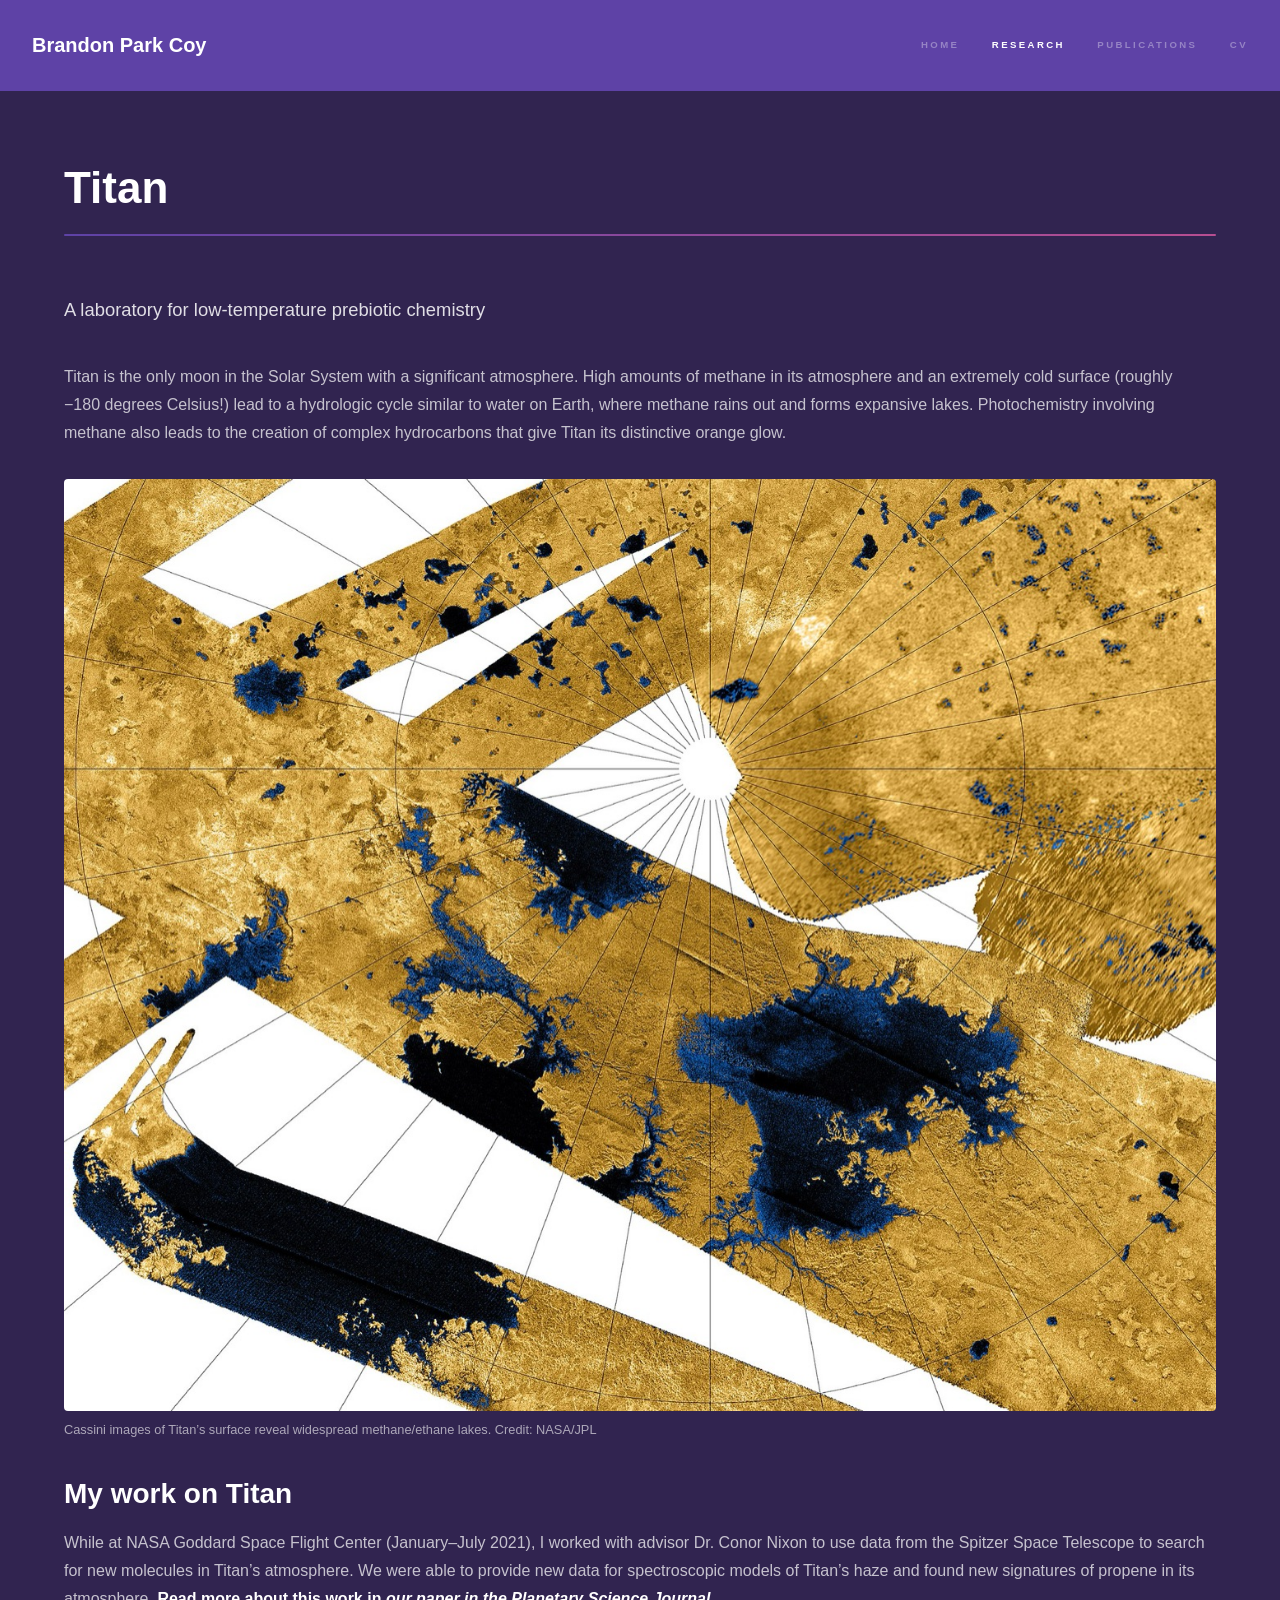
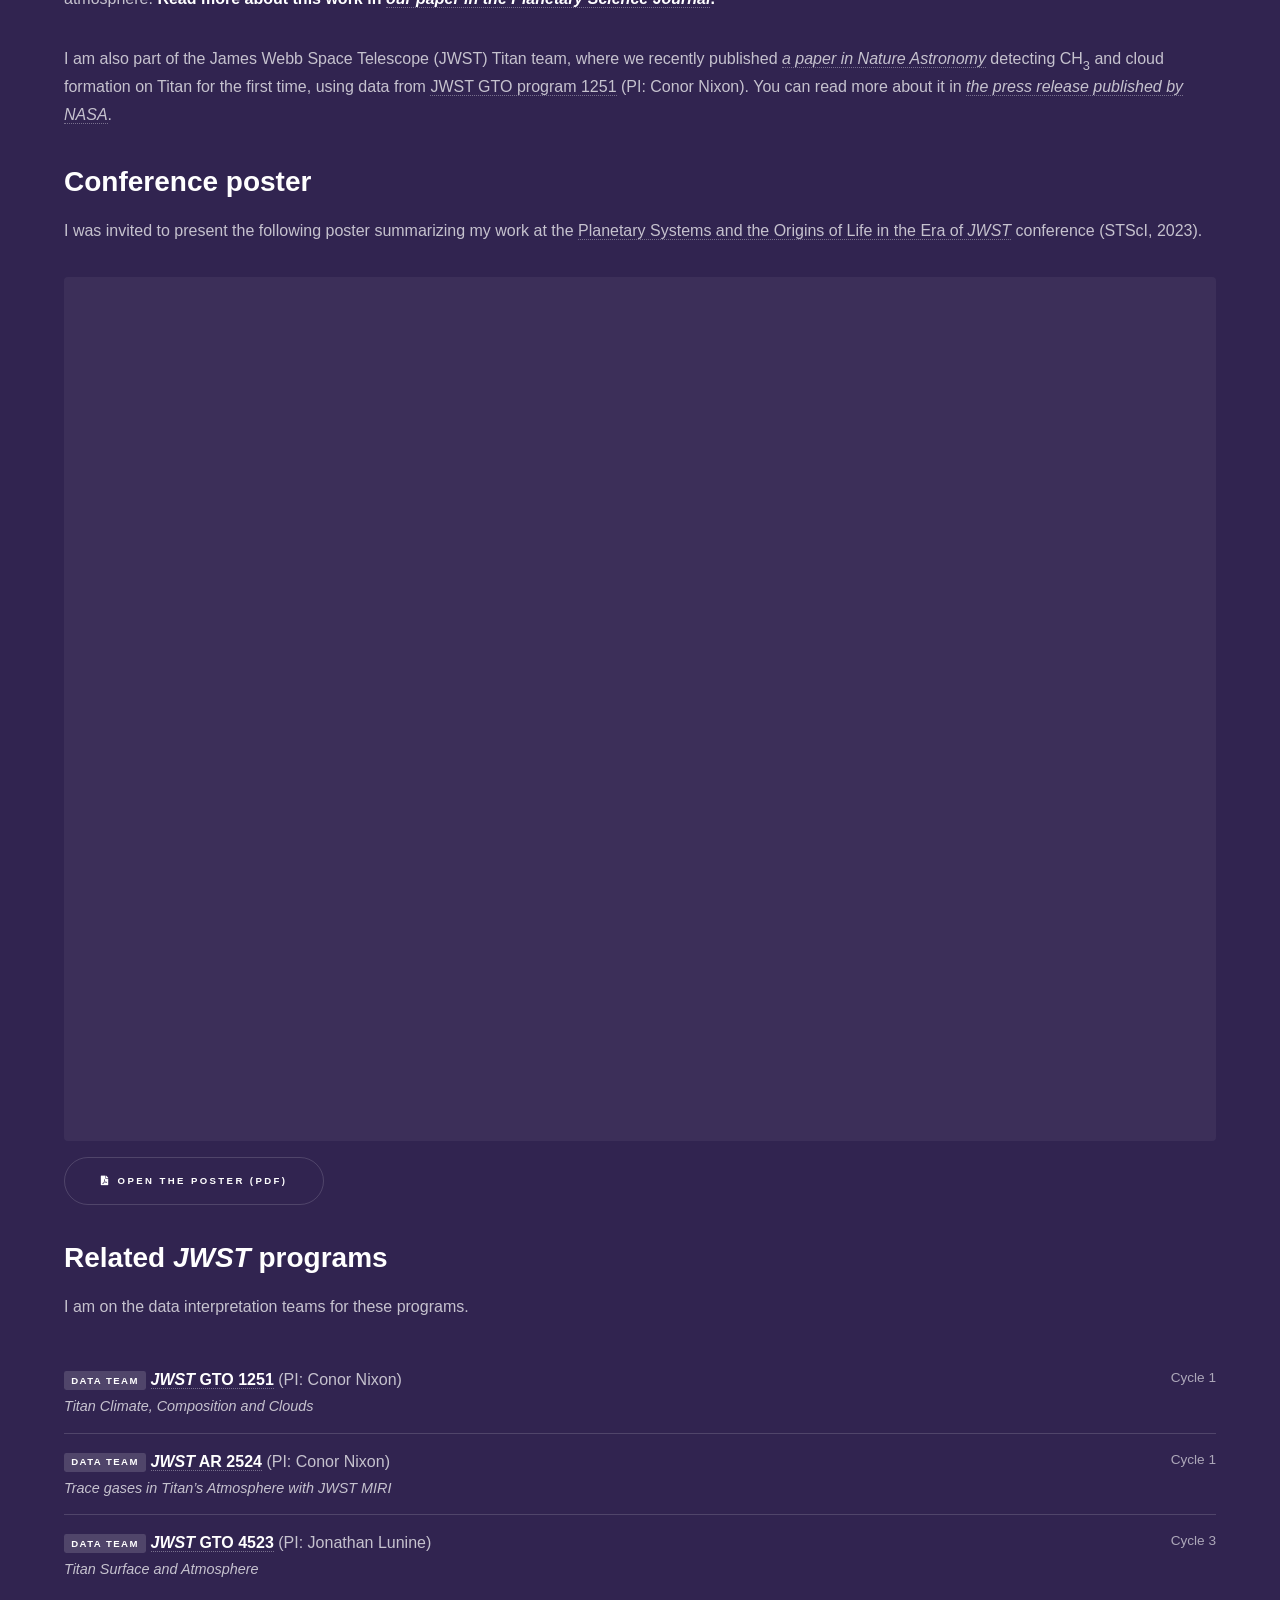
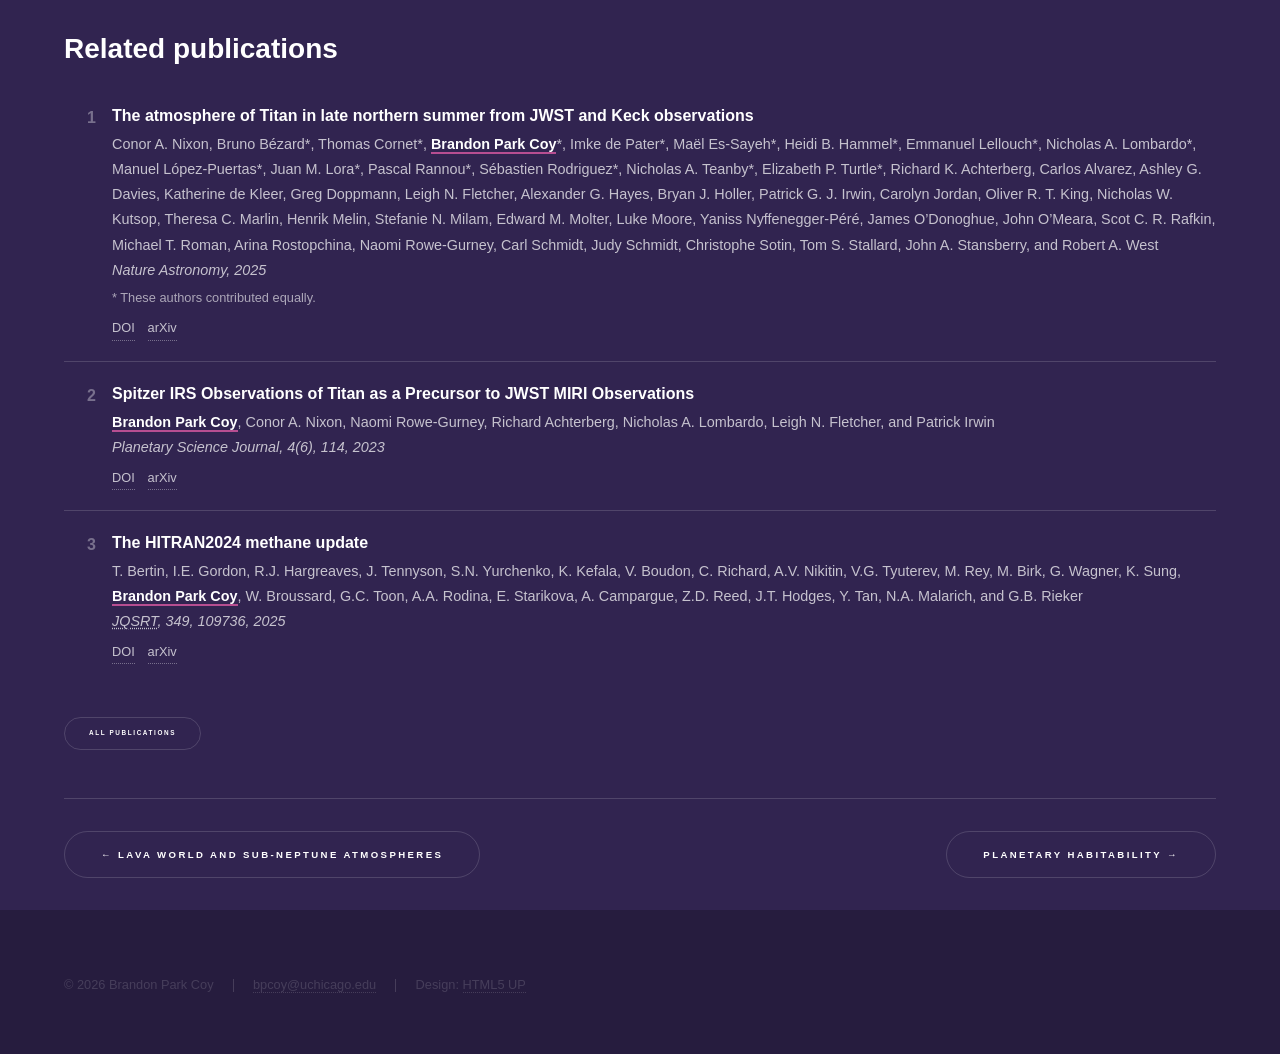
<file: titan.html>
<!DOCTYPE HTML>
<!--
	Hyperspace by HTML5 UP
	html5up.net | @ajlkn
	Free for personal and commercial use under the CCA 3.0 license (html5up.net/license)
-->
<html lang="en">
	<head>
		<title>Titan | Brandon Park Coy</title>
		<meta charset="utf-8" />
		<meta name="viewport" content="width=device-width, initial-scale=1" />
		<meta name="description" content="Brandon Park Coy’s Titan research: Spitzer IRS spectra of Titan’s atmosphere, new propene signatures, and JWST Titan team results on CH3 and clouds." />
		<meta name="author" content="Brandon Park Coy" />
		<link rel="canonical" href="https://bpcoy.github.io/titan.html" />
		<meta property="og:type" content="website" />
		<meta property="og:site_name" content="Brandon Park Coy" />
		<meta property="og:title" content="Titan | Brandon Park Coy" />
		<meta property="og:description" content="Brandon Park Coy’s Titan research: Spitzer IRS spectra of Titan’s atmosphere, new propene signatures, and JWST Titan team results on CH3 and clouds." />
		<meta property="og:url" content="https://bpcoy.github.io/titan.html" />
		<meta property="og:image" content="https://bpcoy.github.io/images/figures/titan-methane-lakes.jpg" />
		<meta name="twitter:card" content="summary_large_image" />
		<link rel="icon" href="images/favicon.svg" type="image/svg+xml" />
		<link rel="stylesheet" href="assets/css/main.css" />
		<link rel="stylesheet" href="assets/css/custom.css" />
		<noscript><link rel="stylesheet" href="assets/css/noscript.css" /></noscript>
	</head>
	<body class="is-preload">
		<a href="#main" class="skip-link">Skip to content</a>

		<!-- Header -->
			<header id="header">
				<a href="index.html" class="title">Brandon Park Coy</a>
				<nav aria-label="Primary">
					<ul>
						<li><a href="index.html">Home</a></li>
						<li><a href="index.html#research" class="active">Research</a></li>
						<li><a href="publications.html">Publications</a></li>
						<li><a href="assets/files/CV.pdf">CV</a></li>
					</ul>
				</nav>
			</header>

		<!-- Wrapper -->
			<div id="wrapper">

				<!-- Main -->
					<section id="main" class="wrapper">
						<div class="inner">
							<h1 class="major">Titan</h1>
							<p class="lead">A laboratory for low-temperature prebiotic chemistry</p>

							<!-- Introduction -->
								<p>Titan is the only moon in the Solar System with a significant atmosphere. High amounts of methane in its atmosphere and an extremely cold surface (roughly &minus;180&nbsp;degrees Celsius!) lead to a hydrologic cycle similar to water on Earth, where methane rains out and forms expansive lakes. Photochemistry involving methane also leads to the creation of complex hydrocarbons that give Titan its distinctive orange glow.</p>

								<figure class="figure">
									<img src="images/figures/titan-methane-lakes.jpg" alt="False-color mosaic of Cassini radar swaths over one of Titan’s polar regions, overlaid on a latitude–longitude grid: dark blue lakes and seas with branching shorelines and river channels stand out against the tan surface." width="1400" height="1133" loading="lazy" />
									<figcaption>Cassini images of Titan’s surface reveal widespread methane/ethane lakes. Credit: NASA/JPL</figcaption>
								</figure>

							<!-- Research -->
								<h2>My work on Titan</h2>
								<p>While at NASA Goddard Space Flight Center (January&ndash;July 2021), I worked with advisor Dr. Conor Nixon to use data from the Spitzer Space Telescope to search for new molecules in Titan’s atmosphere. We were able to provide new data for spectroscopic models of Titan’s haze and found new signatures of propene in its atmosphere. <strong>Read more about this work in <a href="https://iopscience.iop.org/article/10.3847/PSJ/acd10f" target="_blank" rel="noopener"><em>our paper in the Planetary Science Journal</em></a>.</strong></p>
								<p>I am also part of the James Webb Space Telescope (JWST) Titan team, where we recently published <a href="https://www.nature.com/articles/s41550-025-02537-3" target="_blank" rel="noopener"><em>a paper in Nature Astronomy</em></a> detecting CH<sub>3</sub> and cloud formation on Titan for the first time, using data from <a href="https://www.stsci.edu/jwst/science-execution/program-information?id=1251" target="_blank" rel="noopener">JWST GTO program 1251</a> (PI: Conor Nixon). You can read more about it in <a href="https://science.nasa.gov/missions/webb/webbs-titan-forecast-partly-cloudy-with-occasional-methane-showers/" target="_blank" rel="noopener"><em>the press release published by NASA</em></a>.</p>

							<!-- Poster -->
								<h2>Conference poster</h2>
								<p>I was invited to present the following poster summarizing my work at the <a href="https://www.stsci.edu/contents/events/stsci/2023/may/planetary-systems-and-the-origins-of-life-in-the-era-of-jwst" target="_blank" rel="noopener">Planetary Systems and the Origins of Life in the Era of <em>JWST</em></a> conference (STScI, 2023).</p>
								<div class="pdf-embed">
									<iframe src="assets/files/STSci_titan.pdf#view=FitH" title="Poster (PDF): How JWST MIRI Will Improve upon Spitzer IRS Observations of Titan" loading="lazy"></iframe>
								</div>
								<ul class="actions">
									<li><a href="assets/files/STSci_titan.pdf" class="button icon solid fa-file-pdf">Open the poster (PDF)</a></li>
								</ul>

							<!-- JWST programs -->
								<h2 id="programs">Related <em>JWST</em> programs</h2>
								<p>I am on the data interpretation teams for these programs.</p>
								<ul class="cv-list">
									<li><div class="cv-what"><span class="badge">Data team</span> <strong><a href="https://www.stsci.edu/jwst/science-execution/program-information?id=1251" target="_blank" rel="noopener"><em>JWST</em> GTO 1251</a></strong> (PI: Conor Nixon)<span class="cv-detail"><em>Titan Climate, Composition and Clouds</em></span></div><span class="cv-when">Cycle 1</span></li>
									<li><div class="cv-what"><span class="badge">Data team</span> <strong><a href="https://www.stsci.edu/jwst/science-execution/program-information?id=2524" target="_blank" rel="noopener"><em>JWST</em> AR 2524</a></strong> (PI: Conor Nixon)<span class="cv-detail"><em>Trace gases in Titan’s Atmosphere with JWST MIRI</em></span></div><span class="cv-when">Cycle 1</span></li>
									<li><div class="cv-what"><span class="badge">Data team</span> <strong><a href="https://www.stsci.edu/jwst/science-execution/program-information?id=4523" target="_blank" rel="noopener"><em>JWST</em> GTO 4523</a></strong> (PI: Jonathan Lunine)<span class="cv-detail"><em>Titan Surface and Atmosphere</em></span></div><span class="cv-when">Cycle 3</span></li>
								</ul>

							<!-- Related publications -->
								<h2>Related publications</h2>
								<ol class="pub-list">
									<li>
										<span class="pub-title">The atmosphere of Titan in late northern summer from JWST and Keck observations</span>
										<span class="pub-authors">Conor A. Nixon, Bruno Bézard*, Thomas Cornet*, <span class="me">Brandon Park Coy</span>*, Imke de Pater*, Maël Es-Sayeh*, Heidi B. Hammel*, Emmanuel Lellouch*, Nicholas A. Lombardo*, Manuel López-Puertas*, Juan M. Lora*, Pascal Rannou*, Sébastien Rodriguez*, Nicholas A. Teanby*, Elizabeth P. Turtle*, Richard K. Achterberg, Carlos Alvarez, Ashley G. Davies, Katherine de Kleer, Greg Doppmann, Leigh N. Fletcher, Alexander G. Hayes, Bryan J. Holler, Patrick G. J. Irwin, Carolyn Jordan, Oliver R. T. King, Nicholas W. Kutsop, Theresa C. Marlin, Henrik Melin, Stefanie N. Milam, Edward M. Molter, Luke Moore, Yaniss Nyffenegger-Péré, James O’Donoghue, John O’Meara, Scot C. R. Rafkin, Michael T. Roman, Arina Rostopchina, Naomi Rowe-Gurney, Carl Schmidt, Judy Schmidt, Christophe Sotin, Tom S. Stallard, John A. Stansberry, and Robert A. West</span>
										<span class="pub-venue">Nature Astronomy, 2025</span>
										<span class="pub-note">* These authors contributed equally.</span>
										<span class="pub-links"><a href="https://doi.org/10.1038/s41550-025-02537-3" target="_blank" rel="noopener">DOI</a> <a href="https://arxiv.org/abs/2505.10655" target="_blank" rel="noopener">arXiv</a></span>
									</li>
									<li>
										<span class="pub-title">Spitzer IRS Observations of Titan as a Precursor to JWST MIRI Observations</span>
										<span class="pub-authors"><span class="me">Brandon Park Coy</span>, Conor A. Nixon, Naomi Rowe-Gurney, Richard Achterberg, Nicholas A. Lombardo, Leigh N. Fletcher, and Patrick Irwin</span>
										<span class="pub-venue">Planetary Science Journal, 4(6), 114, 2023</span>
										<span class="pub-links"><a href="https://doi.org/10.3847/PSJ/acd10f" target="_blank" rel="noopener">DOI</a> <a href="https://arxiv.org/abs/2305.13234" target="_blank" rel="noopener">arXiv</a></span>
									</li>
									<li>
										<span class="pub-title">The HITRAN2024 methane update</span>
										<span class="pub-authors">T. Bertin, I.E. Gordon, R.J. Hargreaves, J. Tennyson, S.N. Yurchenko, K. Kefala, V. Boudon, C. Richard, A.V. Nikitin, V.G. Tyuterev, M. Rey, M. Birk, G. Wagner, K. Sung, <span class="me">Brandon Park Coy</span>, W. Broussard, G.C. Toon, A.A. Rodina, E. Starikova, A. Campargue, Z.D. Reed, J.T. Hodges, Y. Tan, N.A. Malarich, and G.B. Rieker</span>
										<span class="pub-venue"><abbr title="Journal of Quantitative Spectroscopy and Radiative Transfer">JQSRT</abbr>, 349, 109736, 2025</span>
										<span class="pub-links"><a href="https://doi.org/10.1016/j.jqsrt.2025.109736" target="_blank" rel="noopener">DOI</a> <a href="https://arxiv.org/abs/2511.21840" target="_blank" rel="noopener">arXiv</a></span>
									</li>
								</ol>
								<ul class="actions small">
									<li><a href="publications.html" class="button small">All publications</a></li>
								</ul>

							<!-- Topic switcher -->
								<nav class="topic-nav" aria-label="Research topics">
									<a href="lava-worlds.html" class="button">&larr; Lava World and sub-Neptune Atmospheres</a>
									<a href="habitability.html" class="button">Planetary Habitability &rarr;</a>
								</nav>

						</div>
					</section>

			</div>

		<!-- Footer -->
			<footer id="footer" class="wrapper alt">
				<div class="inner">
					<ul class="menu">
						<li>&copy; 2026 Brandon Park Coy</li><li><a href="mailto:bpcoy@uchicago.edu">bpcoy@uchicago.edu</a></li><li>Design: <a href="http://html5up.net">HTML5 UP</a></li>
					</ul>
				</div>
			</footer>

		<!-- Scripts -->
			<script src="assets/js/jquery.min.js"></script>
			<script src="assets/js/jquery.scrollex.min.js"></script>
			<script src="assets/js/jquery.scrolly.min.js"></script>
			<script src="assets/js/browser.min.js"></script>
			<script src="assets/js/breakpoints.min.js"></script>
			<script src="assets/js/util.js"></script>
			<script src="assets/js/main.js"></script>
	</body>
</html>
</file>
<file: assets/css/custom.css>
/*
	Site-specific additions for bpcoy.github.io, layered on top of Hyperspace (main.css).
	Keep main.css untouched so the template can be upgraded; put all overrides here.
*/

/* ---------- Accessibility & readability ---------- */

	/* Skip link: hidden until focused by keyboard. */
	.skip-link {
		position: absolute;
		left: -9999px;
		top: 0;
		z-index: 20000;
		background: #ffffff;
		color: #312450 !important;
		padding: 0.75em 1.25em;
		border: 0;
		font-weight: bold;
	}

	.skip-link:focus {
		left: 1em;
		top: 1em;
	}

	a:focus-visible,
	.button:focus-visible {
		outline: 2px solid #ffffff;
		outline-offset: 3px;
	}

	/* Hyperspace's default body text (55% white) is too faint on the pink/blue panels. */
	.wrapper.style1,
	.wrapper.style1-alt {
		color: rgba(255, 255, 255, 0.75);
	}

	.wrapper.style2,
	.wrapper.style2-alt,
	.wrapper.style3,
	.wrapper.style3-alt {
		color: rgba(255, 255, 255, 0.82);
	}

	#main.wrapper {
		color: rgba(255, 255, 255, 0.72);
	}

/* ---------- Header nav on small phones ---------- */

	/* The stock header gives each link a 6em-tall row at <=xsmall; keep it to one compact, wrapping row. */
	@media screen and (max-width: 480px) {
		#header > nav > ul {
			display: flex;
			flex-wrap: wrap;
			gap: 0 1.25em;
		}

		#header > nav > ul > li {
			margin-left: 0 !important;
		}

		#header > nav > ul > li a {
			height: 3.5em !important;
			line-height: 3.5em !important;
		}
	}

/* ---------- Intro ---------- */

	#intro .tagline {
		font-size: 1.15em;
		max-width: 40em;
	}

	#intro .affiliation {
		color: rgba(255, 255, 255, 0.55);
		font-size: 0.8em;
		letter-spacing: 0.15em;
		text-transform: uppercase;
		margin-bottom: 1em;
	}

	/* Text on the left, round headshot on the right; photo stacks on top on phones. */
	#intro .intro-layout {
		display: flex;
		align-items: center;
		gap: 3em;
	}

	#intro .intro-text {
		flex: 1 1 auto;
		min-width: 0;
	}

	#intro .headshot {
		flex: 0 0 auto;
		width: 15em;
		height: 15em;
		margin: 0;
		border-radius: 50%;
		overflow: hidden;
		border: solid 6px rgba(255, 255, 255, 0.15);
		box-shadow: 0 0.75em 2.5em rgba(0, 0, 0, 0.25);
	}

	#intro .headshot img {
		display: block;
		width: 100%;
		height: 100%;
		object-fit: cover;
	}

	@media screen and (max-width: 1280px) {
		#intro .headshot {
			width: 12em;
			height: 12em;
		}
	}

	@media screen and (max-width: 736px) {
		#intro .intro-layout {
			flex-direction: column-reverse;
			align-items: flex-start;
			gap: 1.5em;
		}

		#intro .headshot {
			width: 8.5em;
			height: 8.5em;
			border-width: 4px;
		}
	}

/* ---------- Spotlights ---------- */

	/* For research figures (plots), show the whole figure instead of a cropped "cover" image. */
	.spotlights > section > .image.contain {
		background-size: contain;
		background-repeat: no-repeat;
		background-color: #ffffff;
	}

/* ---------- Lead paragraphs, figures, captions ---------- */

	p.lead {
		font-size: 1.15em;
		color: rgba(255, 255, 255, 0.85);
	}

	figure.figure {
		margin: 0 0 2em 0;
	}

	figure.figure img {
		display: block;
		width: 100%;
		height: auto;
		border-radius: 0.25em;
		background: #ffffff;
	}

	figure.figure figcaption {
		font-size: 0.8em;
		line-height: 1.6;
		color: rgba(255, 255, 255, 0.6);
		margin-top: 0.75em;
	}

	/* Narrower figure for tall/square plots so they don't dominate the page. */
	figure.figure.narrow {
		max-width: 36em;
		margin-left: auto;
		margin-right: auto;
	}

/* ---------- Tags / badges ---------- */

	.badge {
		display: inline-block;
		font-size: 0.6em;
		font-weight: bold;
		letter-spacing: 0.15em;
		line-height: 1;
		padding: 0.5em 0.75em;
		border-radius: 0.25em;
		text-transform: uppercase;
		vertical-align: middle;
		background: rgba(255, 255, 255, 0.15);
		color: #ffffff;
		white-space: nowrap;
	}

	.badge.pi       { background: #b74e91; }
	.badge.coi      { background: #5052b5; }
	.badge.inprep   { background: rgba(255, 255, 255, 0.12); }
	.badge.submitted{ background: #5052b5; }
	.badge.accepted { background: #2a8171; }

/* ---------- Publications ---------- */

	ol.pub-list {
		list-style: none;
		padding-left: 0;
		counter-reset: pub;
	}

	ol.pub-list > li {
		position: relative;
		counter-increment: pub;
		padding: 1.25em 0 1.25em 3em;
		border-top: solid 1px rgba(255, 255, 255, 0.15);
	}

	ol.pub-list > li:first-child {
		border-top: 0;
	}

	ol.pub-list > li::before {
		content: counter(pub);
		position: absolute;
		left: 0;
		top: 1.25em;
		width: 2em;
		text-align: right;
		font-weight: bold;
		color: rgba(255, 255, 255, 0.35);
	}

	.pub-title {
		display: block;
		color: #ffffff;
		font-weight: bold;
		line-height: 1.5;
		margin-bottom: 0.25em;
	}

	.pub-authors {
		display: block;
		font-size: 0.9em;
	}

	.pub-authors .me {
		color: #ffffff;
		font-weight: bold;
		border-bottom: solid 2px #b74e91;
	}

	.pub-venue {
		display: block;
		font-size: 0.9em;
		font-style: italic;
	}

	.pub-links {
		display: flex;
		flex-wrap: wrap;
		gap: 0.5em 1em;
		margin-top: 0.5em;
		font-size: 0.8em;
	}

	.pub-note {
		font-size: 0.8em;
		color: rgba(255, 255, 255, 0.6);
	}

/* ---------- CV-style rows (role on the left, dates on the right) ---------- */

	ul.cv-list {
		list-style: none;
		padding-left: 0;
	}

	ul.cv-list > li {
		display: flex;
		flex-wrap: wrap;
		justify-content: space-between;
		gap: 0 1.5em;
		padding: 0.85em 0;
		border-top: solid 1px rgba(255, 255, 255, 0.15);
	}

	ul.cv-list > li:first-child {
		border-top: 0;
	}

	ul.cv-list .cv-what {
		flex: 1 1 24em;
	}

	ul.cv-list .cv-what strong {
		color: #ffffff;
	}

	ul.cv-list .cv-detail {
		display: block;
		font-size: 0.9em;
	}

	ul.cv-list .cv-when {
		flex: 0 0 auto;
		font-size: 0.85em;
		color: rgba(255, 255, 255, 0.6);
		white-space: nowrap;
	}

	ul.cv-list ul {
		margin: 0.5em 0 0 0;
		font-size: 0.9em;
	}

/* ---------- Research topic switcher (bottom of research pages) ---------- */

	nav.topic-nav {
		display: flex;
		flex-wrap: wrap;
		justify-content: space-between;
		gap: 1em;
		margin-top: 3em;
		padding-top: 2em;
		border-top: solid 1px rgba(255, 255, 255, 0.15);
	}

	/* Stock buttons never wrap, so long labels ("Lava World and sub-Neptune Atmospheres") would overflow on phones.
	   These wrap instead; on one line they are the same height as a stock button (1.6 + 2 × 1.575 = 4.75em). */
	nav.topic-nav .button,
	.button.wrap {
		white-space: normal;
		height: auto;
		line-height: 1.6;
		padding: 1.575em 3.75em;
	}

	@media screen and (max-width: 480px) {
		nav.topic-nav .button,
		.button.wrap {
			padding-left: 2em;
			padding-right: 2em;
		}
	}

/* ---------- Button rows ---------- */

	/* Hyperspace's ul.actions never wraps above 480px (it stacks below that), so a row of long labels
	   (e.g. the About section's three buttons) overflows tablets. Let rows wrap, with the row gap
	   matching the template's 1em horizontal gap; left unchanged at <=480px where the template stacks. */
	@media screen and (min-width: 481px) {
		ul.actions:not(.stacked) {
			flex-wrap: wrap;
			row-gap: 1em;
		}
	}

/* ---------- Embedded PDF (poster) ---------- */

	.pdf-embed {
		position: relative;
		width: 100%;
		padding-top: 75%;
		margin-bottom: 1em;
		background: rgba(255, 255, 255, 0.05);
		border-radius: 0.25em;
		overflow: hidden;
	}

	.pdf-embed iframe {
		position: absolute;
		inset: 0;
		width: 100%;
		height: 100%;
		border: 0;
	}

/* ---------- Contact list links ---------- */

	ul.contact a {
		word-break: break-word;
	}
</file>
<file: assets/css/noscript.css>
/*
	Hyperspace by HTML5 UP
	html5up.net | @ajlkn
	Free for personal and commercial use under the CCA 3.0 license (html5up.net/license)
*/

/* Spotlights */

	.spotlights > section > .image:before {
		opacity: 0 !important;
	}

	.spotlights > section > .content > .inner {
		-moz-transform: none !important;
		-webkit-transform: none !important;
		-ms-transform: none !important;
		transform: none !important;
		opacity: 1 !important;
	}

/* Wrapper */

	.wrapper > .inner {
		opacity: 1 !important;
		-moz-transform: none !important;
		-webkit-transform: none !important;
		-ms-transform: none !important;
		transform: none !important;
	}

/* Sidebar */

	#sidebar > .inner {
		opacity: 1 !important;
	}

	#sidebar nav > ul > li {
		-moz-transform: none !important;
		-webkit-transform: none !important;
		-ms-transform: none !important;
		transform: none !important;
		opacity: 1 !important;
	}
</file>
<file: assets/css/main.css>
@import url(fontawesome-all.min.css);

/*
	Hyperspace by HTML5 UP
	html5up.net | @ajlkn
	Free for personal and commercial use under the CCA 3.0 license (html5up.net/license)
*/

html, body, div, span, applet, object,
iframe, h1, h2, h3, h4, h5, h6, p, blockquote,
pre, a, abbr, acronym, address, big, cite,
code, del, dfn, em, img, ins, kbd, q, s, samp,
small, strike, strong, sub, sup, tt, var, b,
u, i, center, dl, dt, dd, ol, ul, li, fieldset,
form, label, legend, table, caption, tbody,
tfoot, thead, tr, th, td, article, aside,
canvas, details, embed, figure, figcaption,
footer, header, hgroup, menu, nav, output, ruby,
section, summary, time, mark, audio, video {
	margin: 0;
	padding: 0;
	border: 0;
	font-size: 100%;
	font: inherit;
	vertical-align: baseline;}

article, aside, details, figcaption, figure,
footer, header, hgroup, menu, nav, section {
	display: block;}

body {
	line-height: 1;
}

ol, ul {
	list-style: none;
}

blockquote, q {
	quotes: none;
}

	blockquote:before, blockquote:after, q:before, q:after {
		content: '';
		content: none;
	}

table {
	border-collapse: collapse;
	border-spacing: 0;
}

body {
	-webkit-text-size-adjust: none;
}

mark {
	background-color: transparent;
	color: inherit;
}

input::-moz-focus-inner {
	border: 0;
	padding: 0;
}

input, select, textarea {
	-moz-appearance: none;
	-webkit-appearance: none;
	-ms-appearance: none;
	appearance: none;
}

/* Basic */

	@-ms-viewport {
		width: device-width;
	}

	body {
		-ms-overflow-style: scrollbar;
	}

	@media screen and (max-width: 480px) {

		html, body {
			min-width: 320px;
		}

	}

	html {
		box-sizing: border-box;
	}

	*, *:before, *:after {
		box-sizing: inherit;
	}

	body {
		background: #312450;
	}

		body.is-preload *, body.is-preload *:before, body.is-preload *:after {
			-moz-animation: none !important;
			-webkit-animation: none !important;
			-ms-animation: none !important;
			animation: none !important;
			-moz-transition: none !important;
			-webkit-transition: none !important;
			-ms-transition: none !important;
			transition: none !important;
		}

/* Type */

	body, input, select, textarea {
		color: rgba(255, 255, 255, 0.55);
		font-family: Arial, Helvetica, sans-serif;
		font-size: 16.5pt;
		font-weight: normal;
		line-height: 1.75;
	}

		@media screen and (max-width: 1680px) {

			body, input, select, textarea {
				font-size: 13pt;
			}

		}

		@media screen and (max-width: 1280px) {

			body, input, select, textarea {
				font-size: 12pt;
			}

		}

		@media screen and (max-width: 360px) {

			body, input, select, textarea {
				font-size: 11pt;
			}

		}

	a {
		-moz-transition: color 0.2s ease, border-bottom-color 0.2s ease;
		-webkit-transition: color 0.2s ease, border-bottom-color 0.2s ease;
		-ms-transition: color 0.2s ease, border-bottom-color 0.2s ease;
		transition: color 0.2s ease, border-bottom-color 0.2s ease;
		border-bottom: dotted 1px rgba(255, 255, 255, 0.35);
		color: inherit;
		text-decoration: none;
	}

		a:hover {
			border-bottom-color: transparent;
			color: #ffffff;
		}

	strong, b {
		color: #ffffff;
		font-weight: bold;
	}

	em, i {
		font-style: italic;
	}

	p {
		margin: 0 0 2em 0;
	}

	h1, h2, h3, h4, h5, h6 {
		color: #ffffff;
		font-weight: bold;
		line-height: 1.5;
		margin: 0 0 0.5em 0;
	}

		h1 a, h2 a, h3 a, h4 a, h5 a, h6 a {
			color: inherit;
			text-decoration: none;
		}

	h1 {
		font-size: 2.75em;
	}

		h1.major {
			margin: 0 0 1.3em 0;
			position: relative;
			padding-bottom: 0.35em;
		}

			h1.major:after {
				background-image: -moz-linear-gradient(to right, #5e42a6, #b74e91);
				background-image: -webkit-linear-gradient(to right, #5e42a6, #b74e91);
				background-image: -ms-linear-gradient(to right, #5e42a6, #b74e91);
				background-image: linear-gradient(to right, #5e42a6, #b74e91);
				-moz-transition: max-width 0.2s ease;
				-webkit-transition: max-width 0.2s ease;
				-ms-transition: max-width 0.2s ease;
				transition: max-width 0.2s ease;
				border-radius: 0.2em;
				bottom: 0;
				content: '';
				height: 0.05em;
				position: absolute;
				right: 0;
				width: 100%;
			}

	h2 {
		font-size: 1.75em;
	}

	h3 {
		font-size: 1.1em;
	}

	h4 {
		font-size: 1em;
	}

	h5 {
		font-size: 0.8em;
	}

	h6 {
		font-size: 0.6em;
	}

	@media screen and (max-width: 736px) {

		h1 {
			font-size: 2em;
		}

		h2 {
			font-size: 1.25em;
		}

		h3 {
			font-size: 1em;
		}

		h4 {
			font-size: 0.8em;
		}

		h5 {
			font-size: 0.6em;
		}

		h6 {
			font-size: 0.6em;
		}

	}

	sub {
		font-size: 0.8em;
		position: relative;
		top: 0.5em;
	}

	sup {
		font-size: 0.8em;
		position: relative;
		top: -0.5em;
	}

	blockquote {
		border-left: solid 4px rgba(255, 255, 255, 0.15);
		font-style: italic;
		margin: 0 0 2em 0;
		padding: 0.5em 0 0.5em 2em;
	}

	code {
		background: rgba(255, 255, 255, 0.05);
		border-radius: 0.25em;
		border: solid 1px rgba(255, 255, 255, 0.15);
		font-family: "Courier New", monospace;
		font-size: 0.9em;
		margin: 0 0.25em;
		padding: 0.25em 0.65em;
	}

	pre {
		-webkit-overflow-scrolling: touch;
		font-family: "Courier New", monospace;
		font-size: 0.9em;
		margin: 0 0 2em 0;
	}

		pre code {
			display: block;
			line-height: 1.75em;
			padding: 1em 1.5em;
			overflow-x: auto;
		}

	hr {
		border: 0;
		border-bottom: solid 1px rgba(255, 255, 255, 0.15);
		margin: 2em 0;
	}

		hr.major {
			margin: 3em 0;
		}

	.align-left {
		text-align: left;
	}

	.align-center {
		text-align: center;
	}

	.align-right {
		text-align: right;
	}

/* Row */

	.row {
		display: flex;
		flex-wrap: wrap;
		box-sizing: border-box;
		align-items: stretch;
	}

		.row > * {
			box-sizing: border-box;
		}

		.row.gtr-uniform > * > :last-child {
			margin-bottom: 0;
		}

		.row.aln-left {
			justify-content: flex-start;
		}

		.row.aln-center {
			justify-content: center;
		}

		.row.aln-right {
			justify-content: flex-end;
		}

		.row.aln-top {
			align-items: flex-start;
		}

		.row.aln-middle {
			align-items: center;
		}

		.row.aln-bottom {
			align-items: flex-end;
		}

		.row > .imp {
			order: -1;
		}

		.row > .col-1 {
			width: 8.33333%;
		}

		.row > .off-1 {
			margin-left: 8.33333%;
		}

		.row > .col-2 {
			width: 16.66667%;
		}

		.row > .off-2 {
			margin-left: 16.66667%;
		}

		.row > .col-3 {
			width: 25%;
		}

		.row > .off-3 {
			margin-left: 25%;
		}

		.row > .col-4 {
			width: 33.33333%;
		}

		.row > .off-4 {
			margin-left: 33.33333%;
		}

		.row > .col-5 {
			width: 41.66667%;
		}

		.row > .off-5 {
			margin-left: 41.66667%;
		}

		.row > .col-6 {
			width: 50%;
		}

		.row > .off-6 {
			margin-left: 50%;
		}

		.row > .col-7 {
			width: 58.33333%;
		}

		.row > .off-7 {
			margin-left: 58.33333%;
		}

		.row > .col-8 {
			width: 66.66667%;
		}

		.row > .off-8 {
			margin-left: 66.66667%;
		}

		.row > .col-9 {
			width: 75%;
		}

		.row > .off-9 {
			margin-left: 75%;
		}

		.row > .col-10 {
			width: 83.33333%;
		}

		.row > .off-10 {
			margin-left: 83.33333%;
		}

		.row > .col-11 {
			width: 91.66667%;
		}

		.row > .off-11 {
			margin-left: 91.66667%;
		}

		.row > .col-12 {
			width: 100%;
		}

		.row > .off-12 {
			margin-left: 100%;
		}

		.row.gtr-0 {
			margin-top: 0;
			margin-left: 0em;
		}

			.row.gtr-0 > * {
				padding: 0 0 0 0em;
			}

			.row.gtr-0.gtr-uniform {
				margin-top: 0em;
			}

				.row.gtr-0.gtr-uniform > * {
					padding-top: 0em;
				}

		.row.gtr-25 {
			margin-top: 0;
			margin-left: -0.375em;
		}

			.row.gtr-25 > * {
				padding: 0 0 0 0.375em;
			}

			.row.gtr-25.gtr-uniform {
				margin-top: -0.375em;
			}

				.row.gtr-25.gtr-uniform > * {
					padding-top: 0.375em;
				}

		.row.gtr-50 {
			margin-top: 0;
			margin-left: -0.75em;
		}

			.row.gtr-50 > * {
				padding: 0 0 0 0.75em;
			}

			.row.gtr-50.gtr-uniform {
				margin-top: -0.75em;
			}

				.row.gtr-50.gtr-uniform > * {
					padding-top: 0.75em;
				}

		.row {
			margin-top: 0;
			margin-left: -1.5em;
		}

			.row > * {
				padding: 0 0 0 1.5em;
			}

			.row.gtr-uniform {
				margin-top: -1.5em;
			}

				.row.gtr-uniform > * {
					padding-top: 1.5em;
				}

		.row.gtr-150 {
			margin-top: 0;
			margin-left: -2.25em;
		}

			.row.gtr-150 > * {
				padding: 0 0 0 2.25em;
			}

			.row.gtr-150.gtr-uniform {
				margin-top: -2.25em;
			}

				.row.gtr-150.gtr-uniform > * {
					padding-top: 2.25em;
				}

		.row.gtr-200 {
			margin-top: 0;
			margin-left: -3em;
		}

			.row.gtr-200 > * {
				padding: 0 0 0 3em;
			}

			.row.gtr-200.gtr-uniform {
				margin-top: -3em;
			}

				.row.gtr-200.gtr-uniform > * {
					padding-top: 3em;
				}

		@media screen and (max-width: 1680px) {

			.row {
				display: flex;
				flex-wrap: wrap;
				box-sizing: border-box;
				align-items: stretch;
			}

				.row > * {
					box-sizing: border-box;
				}

				.row.gtr-uniform > * > :last-child {
					margin-bottom: 0;
				}

				.row.aln-left {
					justify-content: flex-start;
				}

				.row.aln-center {
					justify-content: center;
				}

				.row.aln-right {
					justify-content: flex-end;
				}

				.row.aln-top {
					align-items: flex-start;
				}

				.row.aln-middle {
					align-items: center;
				}

				.row.aln-bottom {
					align-items: flex-end;
				}

				.row > .imp-xlarge {
					order: -1;
				}

				.row > .col-1-xlarge {
					width: 8.33333%;
				}

				.row > .off-1-xlarge {
					margin-left: 8.33333%;
				}

				.row > .col-2-xlarge {
					width: 16.66667%;
				}

				.row > .off-2-xlarge {
					margin-left: 16.66667%;
				}

				.row > .col-3-xlarge {
					width: 25%;
				}

				.row > .off-3-xlarge {
					margin-left: 25%;
				}

				.row > .col-4-xlarge {
					width: 33.33333%;
				}

				.row > .off-4-xlarge {
					margin-left: 33.33333%;
				}

				.row > .col-5-xlarge {
					width: 41.66667%;
				}

				.row > .off-5-xlarge {
					margin-left: 41.66667%;
				}

				.row > .col-6-xlarge {
					width: 50%;
				}

				.row > .off-6-xlarge {
					margin-left: 50%;
				}

				.row > .col-7-xlarge {
					width: 58.33333%;
				}

				.row > .off-7-xlarge {
					margin-left: 58.33333%;
				}

				.row > .col-8-xlarge {
					width: 66.66667%;
				}

				.row > .off-8-xlarge {
					margin-left: 66.66667%;
				}

				.row > .col-9-xlarge {
					width: 75%;
				}

				.row > .off-9-xlarge {
					margin-left: 75%;
				}

				.row > .col-10-xlarge {
					width: 83.33333%;
				}

				.row > .off-10-xlarge {
					margin-left: 83.33333%;
				}

				.row > .col-11-xlarge {
					width: 91.66667%;
				}

				.row > .off-11-xlarge {
					margin-left: 91.66667%;
				}

				.row > .col-12-xlarge {
					width: 100%;
				}

				.row > .off-12-xlarge {
					margin-left: 100%;
				}

				.row.gtr-0 {
					margin-top: 0;
					margin-left: 0em;
				}

					.row.gtr-0 > * {
						padding: 0 0 0 0em;
					}

					.row.gtr-0.gtr-uniform {
						margin-top: 0em;
					}

						.row.gtr-0.gtr-uniform > * {
							padding-top: 0em;
						}

				.row.gtr-25 {
					margin-top: 0;
					margin-left: -0.375em;
				}

					.row.gtr-25 > * {
						padding: 0 0 0 0.375em;
					}

					.row.gtr-25.gtr-uniform {
						margin-top: -0.375em;
					}

						.row.gtr-25.gtr-uniform > * {
							padding-top: 0.375em;
						}

				.row.gtr-50 {
					margin-top: 0;
					margin-left: -0.75em;
				}

					.row.gtr-50 > * {
						padding: 0 0 0 0.75em;
					}

					.row.gtr-50.gtr-uniform {
						margin-top: -0.75em;
					}

						.row.gtr-50.gtr-uniform > * {
							padding-top: 0.75em;
						}

				.row {
					margin-top: 0;
					margin-left: -1.5em;
				}

					.row > * {
						padding: 0 0 0 1.5em;
					}

					.row.gtr-uniform {
						margin-top: -1.5em;
					}

						.row.gtr-uniform > * {
							padding-top: 1.5em;
						}

				.row.gtr-150 {
					margin-top: 0;
					margin-left: -2.25em;
				}

					.row.gtr-150 > * {
						padding: 0 0 0 2.25em;
					}

					.row.gtr-150.gtr-uniform {
						margin-top: -2.25em;
					}

						.row.gtr-150.gtr-uniform > * {
							padding-top: 2.25em;
						}

				.row.gtr-200 {
					margin-top: 0;
					margin-left: -3em;
				}

					.row.gtr-200 > * {
						padding: 0 0 0 3em;
					}

					.row.gtr-200.gtr-uniform {
						margin-top: -3em;
					}

						.row.gtr-200.gtr-uniform > * {
							padding-top: 3em;
						}

		}

		@media screen and (max-width: 1280px) {

			.row {
				display: flex;
				flex-wrap: wrap;
				box-sizing: border-box;
				align-items: stretch;
			}

				.row > * {
					box-sizing: border-box;
				}

				.row.gtr-uniform > * > :last-child {
					margin-bottom: 0;
				}

				.row.aln-left {
					justify-content: flex-start;
				}

				.row.aln-center {
					justify-content: center;
				}

				.row.aln-right {
					justify-content: flex-end;
				}

				.row.aln-top {
					align-items: flex-start;
				}

				.row.aln-middle {
					align-items: center;
				}

				.row.aln-bottom {
					align-items: flex-end;
				}

				.row > .imp-large {
					order: -1;
				}

				.row > .col-1-large {
					width: 8.33333%;
				}

				.row > .off-1-large {
					margin-left: 8.33333%;
				}

				.row > .col-2-large {
					width: 16.66667%;
				}

				.row > .off-2-large {
					margin-left: 16.66667%;
				}

				.row > .col-3-large {
					width: 25%;
				}

				.row > .off-3-large {
					margin-left: 25%;
				}

				.row > .col-4-large {
					width: 33.33333%;
				}

				.row > .off-4-large {
					margin-left: 33.33333%;
				}

				.row > .col-5-large {
					width: 41.66667%;
				}

				.row > .off-5-large {
					margin-left: 41.66667%;
				}

				.row > .col-6-large {
					width: 50%;
				}

				.row > .off-6-large {
					margin-left: 50%;
				}

				.row > .col-7-large {
					width: 58.33333%;
				}

				.row > .off-7-large {
					margin-left: 58.33333%;
				}

				.row > .col-8-large {
					width: 66.66667%;
				}

				.row > .off-8-large {
					margin-left: 66.66667%;
				}

				.row > .col-9-large {
					width: 75%;
				}

				.row > .off-9-large {
					margin-left: 75%;
				}

				.row > .col-10-large {
					width: 83.33333%;
				}

				.row > .off-10-large {
					margin-left: 83.33333%;
				}

				.row > .col-11-large {
					width: 91.66667%;
				}

				.row > .off-11-large {
					margin-left: 91.66667%;
				}

				.row > .col-12-large {
					width: 100%;
				}

				.row > .off-12-large {
					margin-left: 100%;
				}

				.row.gtr-0 {
					margin-top: 0;
					margin-left: 0em;
				}

					.row.gtr-0 > * {
						padding: 0 0 0 0em;
					}

					.row.gtr-0.gtr-uniform {
						margin-top: 0em;
					}

						.row.gtr-0.gtr-uniform > * {
							padding-top: 0em;
						}

				.row.gtr-25 {
					margin-top: 0;
					margin-left: -0.375em;
				}

					.row.gtr-25 > * {
						padding: 0 0 0 0.375em;
					}

					.row.gtr-25.gtr-uniform {
						margin-top: -0.375em;
					}

						.row.gtr-25.gtr-uniform > * {
							padding-top: 0.375em;
						}

				.row.gtr-50 {
					margin-top: 0;
					margin-left: -0.75em;
				}

					.row.gtr-50 > * {
						padding: 0 0 0 0.75em;
					}

					.row.gtr-50.gtr-uniform {
						margin-top: -0.75em;
					}

						.row.gtr-50.gtr-uniform > * {
							padding-top: 0.75em;
						}

				.row {
					margin-top: 0;
					margin-left: -1.5em;
				}

					.row > * {
						padding: 0 0 0 1.5em;
					}

					.row.gtr-uniform {
						margin-top: -1.5em;
					}

						.row.gtr-uniform > * {
							padding-top: 1.5em;
						}

				.row.gtr-150 {
					margin-top: 0;
					margin-left: -2.25em;
				}

					.row.gtr-150 > * {
						padding: 0 0 0 2.25em;
					}

					.row.gtr-150.gtr-uniform {
						margin-top: -2.25em;
					}

						.row.gtr-150.gtr-uniform > * {
							padding-top: 2.25em;
						}

				.row.gtr-200 {
					margin-top: 0;
					margin-left: -3em;
				}

					.row.gtr-200 > * {
						padding: 0 0 0 3em;
					}

					.row.gtr-200.gtr-uniform {
						margin-top: -3em;
					}

						.row.gtr-200.gtr-uniform > * {
							padding-top: 3em;
						}

		}

		@media screen and (max-width: 980px) {

			.row {
				display: flex;
				flex-wrap: wrap;
				box-sizing: border-box;
				align-items: stretch;
			}

				.row > * {
					box-sizing: border-box;
				}

				.row.gtr-uniform > * > :last-child {
					margin-bottom: 0;
				}

				.row.aln-left {
					justify-content: flex-start;
				}

				.row.aln-center {
					justify-content: center;
				}

				.row.aln-right {
					justify-content: flex-end;
				}

				.row.aln-top {
					align-items: flex-start;
				}

				.row.aln-middle {
					align-items: center;
				}

				.row.aln-bottom {
					align-items: flex-end;
				}

				.row > .imp-medium {
					order: -1;
				}

				.row > .col-1-medium {
					width: 8.33333%;
				}

				.row > .off-1-medium {
					margin-left: 8.33333%;
				}

				.row > .col-2-medium {
					width: 16.66667%;
				}

				.row > .off-2-medium {
					margin-left: 16.66667%;
				}

				.row > .col-3-medium {
					width: 25%;
				}

				.row > .off-3-medium {
					margin-left: 25%;
				}

				.row > .col-4-medium {
					width: 33.33333%;
				}

				.row > .off-4-medium {
					margin-left: 33.33333%;
				}

				.row > .col-5-medium {
					width: 41.66667%;
				}

				.row > .off-5-medium {
					margin-left: 41.66667%;
				}

				.row > .col-6-medium {
					width: 50%;
				}

				.row > .off-6-medium {
					margin-left: 50%;
				}

				.row > .col-7-medium {
					width: 58.33333%;
				}

				.row > .off-7-medium {
					margin-left: 58.33333%;
				}

				.row > .col-8-medium {
					width: 66.66667%;
				}

				.row > .off-8-medium {
					margin-left: 66.66667%;
				}

				.row > .col-9-medium {
					width: 75%;
				}

				.row > .off-9-medium {
					margin-left: 75%;
				}

				.row > .col-10-medium {
					width: 83.33333%;
				}

				.row > .off-10-medium {
					margin-left: 83.33333%;
				}

				.row > .col-11-medium {
					width: 91.66667%;
				}

				.row > .off-11-medium {
					margin-left: 91.66667%;
				}

				.row > .col-12-medium {
					width: 100%;
				}

				.row > .off-12-medium {
					margin-left: 100%;
				}

				.row.gtr-0 {
					margin-top: 0;
					margin-left: 0em;
				}

					.row.gtr-0 > * {
						padding: 0 0 0 0em;
					}

					.row.gtr-0.gtr-uniform {
						margin-top: 0em;
					}

						.row.gtr-0.gtr-uniform > * {
							padding-top: 0em;
						}

				.row.gtr-25 {
					margin-top: 0;
					margin-left: -0.375em;
				}

					.row.gtr-25 > * {
						padding: 0 0 0 0.375em;
					}

					.row.gtr-25.gtr-uniform {
						margin-top: -0.375em;
					}

						.row.gtr-25.gtr-uniform > * {
							padding-top: 0.375em;
						}

				.row.gtr-50 {
					margin-top: 0;
					margin-left: -0.75em;
				}

					.row.gtr-50 > * {
						padding: 0 0 0 0.75em;
					}

					.row.gtr-50.gtr-uniform {
						margin-top: -0.75em;
					}

						.row.gtr-50.gtr-uniform > * {
							padding-top: 0.75em;
						}

				.row {
					margin-top: 0;
					margin-left: -1.5em;
				}

					.row > * {
						padding: 0 0 0 1.5em;
					}

					.row.gtr-uniform {
						margin-top: -1.5em;
					}

						.row.gtr-uniform > * {
							padding-top: 1.5em;
						}

				.row.gtr-150 {
					margin-top: 0;
					margin-left: -2.25em;
				}

					.row.gtr-150 > * {
						padding: 0 0 0 2.25em;
					}

					.row.gtr-150.gtr-uniform {
						margin-top: -2.25em;
					}

						.row.gtr-150.gtr-uniform > * {
							padding-top: 2.25em;
						}

				.row.gtr-200 {
					margin-top: 0;
					margin-left: -3em;
				}

					.row.gtr-200 > * {
						padding: 0 0 0 3em;
					}

					.row.gtr-200.gtr-uniform {
						margin-top: -3em;
					}

						.row.gtr-200.gtr-uniform > * {
							padding-top: 3em;
						}

		}

		@media screen and (max-width: 736px) {

			.row {
				display: flex;
				flex-wrap: wrap;
				box-sizing: border-box;
				align-items: stretch;
			}

				.row > * {
					box-sizing: border-box;
				}

				.row.gtr-uniform > * > :last-child {
					margin-bottom: 0;
				}

				.row.aln-left {
					justify-content: flex-start;
				}

				.row.aln-center {
					justify-content: center;
				}

				.row.aln-right {
					justify-content: flex-end;
				}

				.row.aln-top {
					align-items: flex-start;
				}

				.row.aln-middle {
					align-items: center;
				}

				.row.aln-bottom {
					align-items: flex-end;
				}

				.row > .imp-small {
					order: -1;
				}

				.row > .col-1-small {
					width: 8.33333%;
				}

				.row > .off-1-small {
					margin-left: 8.33333%;
				}

				.row > .col-2-small {
					width: 16.66667%;
				}

				.row > .off-2-small {
					margin-left: 16.66667%;
				}

				.row > .col-3-small {
					width: 25%;
				}

				.row > .off-3-small {
					margin-left: 25%;
				}

				.row > .col-4-small {
					width: 33.33333%;
				}

				.row > .off-4-small {
					margin-left: 33.33333%;
				}

				.row > .col-5-small {
					width: 41.66667%;
				}

				.row > .off-5-small {
					margin-left: 41.66667%;
				}

				.row > .col-6-small {
					width: 50%;
				}

				.row > .off-6-small {
					margin-left: 50%;
				}

				.row > .col-7-small {
					width: 58.33333%;
				}

				.row > .off-7-small {
					margin-left: 58.33333%;
				}

				.row > .col-8-small {
					width: 66.66667%;
				}

				.row > .off-8-small {
					margin-left: 66.66667%;
				}

				.row > .col-9-small {
					width: 75%;
				}

				.row > .off-9-small {
					margin-left: 75%;
				}

				.row > .col-10-small {
					width: 83.33333%;
				}

				.row > .off-10-small {
					margin-left: 83.33333%;
				}

				.row > .col-11-small {
					width: 91.66667%;
				}

				.row > .off-11-small {
					margin-left: 91.66667%;
				}

				.row > .col-12-small {
					width: 100%;
				}

				.row > .off-12-small {
					margin-left: 100%;
				}

				.row.gtr-0 {
					margin-top: 0;
					margin-left: 0em;
				}

					.row.gtr-0 > * {
						padding: 0 0 0 0em;
					}

					.row.gtr-0.gtr-uniform {
						margin-top: 0em;
					}

						.row.gtr-0.gtr-uniform > * {
							padding-top: 0em;
						}

				.row.gtr-25 {
					margin-top: 0;
					margin-left: -0.375em;
				}

					.row.gtr-25 > * {
						padding: 0 0 0 0.375em;
					}

					.row.gtr-25.gtr-uniform {
						margin-top: -0.375em;
					}

						.row.gtr-25.gtr-uniform > * {
							padding-top: 0.375em;
						}

				.row.gtr-50 {
					margin-top: 0;
					margin-left: -0.75em;
				}

					.row.gtr-50 > * {
						padding: 0 0 0 0.75em;
					}

					.row.gtr-50.gtr-uniform {
						margin-top: -0.75em;
					}

						.row.gtr-50.gtr-uniform > * {
							padding-top: 0.75em;
						}

				.row {
					margin-top: 0;
					margin-left: -1.5em;
				}

					.row > * {
						padding: 0 0 0 1.5em;
					}

					.row.gtr-uniform {
						margin-top: -1.5em;
					}

						.row.gtr-uniform > * {
							padding-top: 1.5em;
						}

				.row.gtr-150 {
					margin-top: 0;
					margin-left: -2.25em;
				}

					.row.gtr-150 > * {
						padding: 0 0 0 2.25em;
					}

					.row.gtr-150.gtr-uniform {
						margin-top: -2.25em;
					}

						.row.gtr-150.gtr-uniform > * {
							padding-top: 2.25em;
						}

				.row.gtr-200 {
					margin-top: 0;
					margin-left: -3em;
				}

					.row.gtr-200 > * {
						padding: 0 0 0 3em;
					}

					.row.gtr-200.gtr-uniform {
						margin-top: -3em;
					}

						.row.gtr-200.gtr-uniform > * {
							padding-top: 3em;
						}

		}

		@media screen and (max-width: 480px) {

			.row {
				display: flex;
				flex-wrap: wrap;
				box-sizing: border-box;
				align-items: stretch;
			}

				.row > * {
					box-sizing: border-box;
				}

				.row.gtr-uniform > * > :last-child {
					margin-bottom: 0;
				}

				.row.aln-left {
					justify-content: flex-start;
				}

				.row.aln-center {
					justify-content: center;
				}

				.row.aln-right {
					justify-content: flex-end;
				}

				.row.aln-top {
					align-items: flex-start;
				}

				.row.aln-middle {
					align-items: center;
				}

				.row.aln-bottom {
					align-items: flex-end;
				}

				.row > .imp-xsmall {
					order: -1;
				}

				.row > .col-1-xsmall {
					width: 8.33333%;
				}

				.row > .off-1-xsmall {
					margin-left: 8.33333%;
				}

				.row > .col-2-xsmall {
					width: 16.66667%;
				}

				.row > .off-2-xsmall {
					margin-left: 16.66667%;
				}

				.row > .col-3-xsmall {
					width: 25%;
				}

				.row > .off-3-xsmall {
					margin-left: 25%;
				}

				.row > .col-4-xsmall {
					width: 33.33333%;
				}

				.row > .off-4-xsmall {
					margin-left: 33.33333%;
				}

				.row > .col-5-xsmall {
					width: 41.66667%;
				}

				.row > .off-5-xsmall {
					margin-left: 41.66667%;
				}

				.row > .col-6-xsmall {
					width: 50%;
				}

				.row > .off-6-xsmall {
					margin-left: 50%;
				}

				.row > .col-7-xsmall {
					width: 58.33333%;
				}

				.row > .off-7-xsmall {
					margin-left: 58.33333%;
				}

				.row > .col-8-xsmall {
					width: 66.66667%;
				}

				.row > .off-8-xsmall {
					margin-left: 66.66667%;
				}

				.row > .col-9-xsmall {
					width: 75%;
				}

				.row > .off-9-xsmall {
					margin-left: 75%;
				}

				.row > .col-10-xsmall {
					width: 83.33333%;
				}

				.row > .off-10-xsmall {
					margin-left: 83.33333%;
				}

				.row > .col-11-xsmall {
					width: 91.66667%;
				}

				.row > .off-11-xsmall {
					margin-left: 91.66667%;
				}

				.row > .col-12-xsmall {
					width: 100%;
				}

				.row > .off-12-xsmall {
					margin-left: 100%;
				}

				.row.gtr-0 {
					margin-top: 0;
					margin-left: 0em;
				}

					.row.gtr-0 > * {
						padding: 0 0 0 0em;
					}

					.row.gtr-0.gtr-uniform {
						margin-top: 0em;
					}

						.row.gtr-0.gtr-uniform > * {
							padding-top: 0em;
						}

				.row.gtr-25 {
					margin-top: 0;
					margin-left: -0.375em;
				}

					.row.gtr-25 > * {
						padding: 0 0 0 0.375em;
					}

					.row.gtr-25.gtr-uniform {
						margin-top: -0.375em;
					}

						.row.gtr-25.gtr-uniform > * {
							padding-top: 0.375em;
						}

				.row.gtr-50 {
					margin-top: 0;
					margin-left: -0.75em;
				}

					.row.gtr-50 > * {
						padding: 0 0 0 0.75em;
					}

					.row.gtr-50.gtr-uniform {
						margin-top: -0.75em;
					}

						.row.gtr-50.gtr-uniform > * {
							padding-top: 0.75em;
						}

				.row {
					margin-top: 0;
					margin-left: -1.5em;
				}

					.row > * {
						padding: 0 0 0 1.5em;
					}

					.row.gtr-uniform {
						margin-top: -1.5em;
					}

						.row.gtr-uniform > * {
							padding-top: 1.5em;
						}

				.row.gtr-150 {
					margin-top: 0;
					margin-left: -2.25em;
				}

					.row.gtr-150 > * {
						padding: 0 0 0 2.25em;
					}

					.row.gtr-150.gtr-uniform {
						margin-top: -2.25em;
					}

						.row.gtr-150.gtr-uniform > * {
							padding-top: 2.25em;
						}

				.row.gtr-200 {
					margin-top: 0;
					margin-left: -3em;
				}

					.row.gtr-200 > * {
						padding: 0 0 0 3em;
					}

					.row.gtr-200.gtr-uniform {
						margin-top: -3em;
					}

						.row.gtr-200.gtr-uniform > * {
							padding-top: 3em;
						}

		}

/* Box */

	.box {
		border-radius: 0.25em;
		border: solid 1px rgba(255, 255, 255, 0.15);
		margin-bottom: 2em;
		padding: 1.5em;
	}

		.box > :last-child,
		.box > :last-child > :last-child,
		.box > :last-child > :last-child > :last-child {
			margin-bottom: 0;
		}

		.box.alt {
			border: 0;
			border-radius: 0;
			padding: 0;
		}

/* Button */

	input[type="submit"],
	input[type="reset"],
	input[type="button"],
	button,
	.button {
		-moz-appearance: none;
		-webkit-appearance: none;
		-ms-appearance: none;
		appearance: none;
		-moz-transition: border-color 0.2s ease;
		-webkit-transition: border-color 0.2s ease;
		-ms-transition: border-color 0.2s ease;
		transition: border-color 0.2s ease;
		background-color: transparent;
		border: solid 1px !important;
		border-color: rgba(255, 255, 255, 0.15) !important;
		border-radius: 3em;
		color: #ffffff !important;
		cursor: pointer;
		display: inline-block;
		font-size: 0.6em;
		font-weight: bold;
		height: calc(4.75em + 2px);
		letter-spacing: 0.25em;
		line-height: 4.75em;
		outline: 0;
		padding: 0 3.75em;
		position: relative;
		text-align: center;
		text-decoration: none;
		text-transform: uppercase;
		white-space: nowrap;
	}

		input[type="submit"]:after,
		input[type="reset"]:after,
		input[type="button"]:after,
		button:after,
		.button:after {
			-moz-transform: scale(0.25);
			-webkit-transform: scale(0.25);
			-ms-transform: scale(0.25);
			transform: scale(0.25);
			pointer-events: none;
			-moz-transition: opacity 0.2s ease, -moz-transform 0.2s ease;
			-webkit-transition: opacity 0.2s ease, -webkit-transform 0.2s ease;
			-ms-transition: opacity 0.2s ease, -ms-transform 0.2s ease;
			transition: opacity 0.2s ease, transform 0.2s ease;
			background: #ffffff;
			border-radius: 3em;
			content: '';
			height: 100%;
			left: 0;
			opacity: 0;
			position: absolute;
			top: 0;
			width: 100%;
		}

		input[type="submit"].icon:before,
		input[type="reset"].icon:before,
		input[type="button"].icon:before,
		button.icon:before,
		.button.icon:before {
			margin-right: 0.75em;
		}

		input[type="submit"].fit,
		input[type="reset"].fit,
		input[type="button"].fit,
		button.fit,
		.button.fit {
			width: 100%;
		}

		input[type="submit"].small,
		input[type="reset"].small,
		input[type="button"].small,
		button.small,
		.button.small {
			font-size: 0.4em;
		}

		input[type="submit"].large,
		input[type="reset"].large,
		input[type="button"].large,
		button.large,
		.button.large {
			font-size: 0.8em;
		}

		input[type="submit"].primary,
		input[type="reset"].primary,
		input[type="button"].primary,
		button.primary,
		.button.primary {
			background-color: #ffffff;
			color: #312450 !important;
		}

			input[type="submit"].primary:after,
			input[type="reset"].primary:after,
			input[type="button"].primary:after,
			button.primary:after,
			.button.primary:after {
				display: none;
			}

		input[type="submit"].disabled, input[type="submit"]:disabled,
		input[type="reset"].disabled,
		input[type="reset"]:disabled,
		input[type="button"].disabled,
		input[type="button"]:disabled,
		button.disabled,
		button:disabled,
		.button.disabled,
		.button:disabled {
			cursor: default;
			opacity: 0.5;
			pointer-events: none;
		}

		input[type="submit"]:hover,
		input[type="reset"]:hover,
		input[type="button"]:hover,
		button:hover,
		.button:hover {
			border-color: rgba(255, 255, 255, 0.55) !important;
		}

			input[type="submit"]:hover:after,
			input[type="reset"]:hover:after,
			input[type="button"]:hover:after,
			button:hover:after,
			.button:hover:after {
				opacity: 0.05;
				-moz-transform: scale(1);
				-webkit-transform: scale(1);
				-ms-transform: scale(1);
				transform: scale(1);
			}

			input[type="submit"]:hover:active,
			input[type="reset"]:hover:active,
			input[type="button"]:hover:active,
			button:hover:active,
			.button:hover:active {
				border-color: #ffffff !important;
			}

				input[type="submit"]:hover:active:after,
				input[type="reset"]:hover:active:after,
				input[type="button"]:hover:active:after,
				button:hover:active:after,
				.button:hover:active:after {
					opacity: 0.1;
				}

/* Features */

	.features {
		display: -moz-flex;
		display: -webkit-flex;
		display: -ms-flex;
		display: flex;
		-moz-flex-wrap: wrap;
		-webkit-flex-wrap: wrap;
		-ms-flex-wrap: wrap;
		flex-wrap: wrap;
		border-radius: 0.25em;
		border: solid 1px rgba(255, 255, 255, 0.15);
		background: rgba(255, 255, 255, 0.05);
		margin: 0 0 2em 0;
	}

		.features section {
			padding: 3.5em 3em 1em 7em ;
			width: 50%;
			border-top: solid 1px rgba(255, 255, 255, 0.15);
			position: relative;
		}

			.features section:nth-child(-n + 2) {
				border-top-width: 0;
			}

			.features section:nth-child(2n) {
				border-left: solid 1px rgba(255, 255, 255, 0.15);
			}

			.features section .icon {
				-moz-transition: opacity 0.5s ease, -moz-transform 0.5s ease;
				-webkit-transition: opacity 0.5s ease, -webkit-transform 0.5s ease;
				-ms-transition: opacity 0.5s ease, -ms-transform 0.5s ease;
				transition: opacity 0.5s ease, transform 0.5s ease;
				-moz-transition-delay: 1s;
				-webkit-transition-delay: 1s;
				-ms-transition-delay: 1s;
				transition-delay: 1s;
				-moz-transform: scale(1);
				-webkit-transform: scale(1);
				-ms-transform: scale(1);
				transform: scale(1);
				position: absolute;
				left: 3em;
				top: 3em;
				opacity: 1;
			}

			.features section:nth-child(1) .icon {
				-moz-transition-delay: 0.15s;
				-webkit-transition-delay: 0.15s;
				-ms-transition-delay: 0.15s;
				transition-delay: 0.15s;
			}

			.features section:nth-child(2) .icon {
				-moz-transition-delay: 0.3s;
				-webkit-transition-delay: 0.3s;
				-ms-transition-delay: 0.3s;
				transition-delay: 0.3s;
			}

			.features section:nth-child(3) .icon {
				-moz-transition-delay: 0.45s;
				-webkit-transition-delay: 0.45s;
				-ms-transition-delay: 0.45s;
				transition-delay: 0.45s;
			}

			.features section:nth-child(4) .icon {
				-moz-transition-delay: 0.6s;
				-webkit-transition-delay: 0.6s;
				-ms-transition-delay: 0.6s;
				transition-delay: 0.6s;
			}

			.features section:nth-child(5) .icon {
				-moz-transition-delay: 0.75s;
				-webkit-transition-delay: 0.75s;
				-ms-transition-delay: 0.75s;
				transition-delay: 0.75s;
			}

			.features section:nth-child(6) .icon {
				-moz-transition-delay: 0.9s;
				-webkit-transition-delay: 0.9s;
				-ms-transition-delay: 0.9s;
				transition-delay: 0.9s;
			}

			.features section:nth-child(7) .icon {
				-moz-transition-delay: 1.05s;
				-webkit-transition-delay: 1.05s;
				-ms-transition-delay: 1.05s;
				transition-delay: 1.05s;
			}

			.features section:nth-child(8) .icon {
				-moz-transition-delay: 1.2s;
				-webkit-transition-delay: 1.2s;
				-ms-transition-delay: 1.2s;
				transition-delay: 1.2s;
			}

			.features section:nth-child(9) .icon {
				-moz-transition-delay: 1.35s;
				-webkit-transition-delay: 1.35s;
				-ms-transition-delay: 1.35s;
				transition-delay: 1.35s;
			}

			.features section:nth-child(10) .icon {
				-moz-transition-delay: 1.5s;
				-webkit-transition-delay: 1.5s;
				-ms-transition-delay: 1.5s;
				transition-delay: 1.5s;
			}

			.features section:nth-child(11) .icon {
				-moz-transition-delay: 1.65s;
				-webkit-transition-delay: 1.65s;
				-ms-transition-delay: 1.65s;
				transition-delay: 1.65s;
			}

			.features section:nth-child(12) .icon {
				-moz-transition-delay: 1.8s;
				-webkit-transition-delay: 1.8s;
				-ms-transition-delay: 1.8s;
				transition-delay: 1.8s;
			}

			.features section:nth-child(13) .icon {
				-moz-transition-delay: 1.95s;
				-webkit-transition-delay: 1.95s;
				-ms-transition-delay: 1.95s;
				transition-delay: 1.95s;
			}

			.features section:nth-child(14) .icon {
				-moz-transition-delay: 2.1s;
				-webkit-transition-delay: 2.1s;
				-ms-transition-delay: 2.1s;
				transition-delay: 2.1s;
			}

			.features section:nth-child(15) .icon {
				-moz-transition-delay: 2.25s;
				-webkit-transition-delay: 2.25s;
				-ms-transition-delay: 2.25s;
				transition-delay: 2.25s;
			}

			.features section:nth-child(16) .icon {
				-moz-transition-delay: 2.4s;
				-webkit-transition-delay: 2.4s;
				-ms-transition-delay: 2.4s;
				transition-delay: 2.4s;
			}

			.features section:nth-child(17) .icon {
				-moz-transition-delay: 2.55s;
				-webkit-transition-delay: 2.55s;
				-ms-transition-delay: 2.55s;
				transition-delay: 2.55s;
			}

			.features section:nth-child(18) .icon {
				-moz-transition-delay: 2.7s;
				-webkit-transition-delay: 2.7s;
				-ms-transition-delay: 2.7s;
				transition-delay: 2.7s;
			}

			.features section:nth-child(19) .icon {
				-moz-transition-delay: 2.85s;
				-webkit-transition-delay: 2.85s;
				-ms-transition-delay: 2.85s;
				transition-delay: 2.85s;
			}

			.features section:nth-child(20) .icon {
				-moz-transition-delay: 3s;
				-webkit-transition-delay: 3s;
				-ms-transition-delay: 3s;
				transition-delay: 3s;
			}

		.features.inactive section .icon {
			-moz-transform: scale(0.5);
			-webkit-transform: scale(0.5);
			-ms-transform: scale(0.5);
			transform: scale(0.5);
			opacity: 0;
		}

		@media screen and (max-width: 980px) {

			.features {
				display: block;
			}

				.features section {
					border-top-width: 1px !important;
					border-left-width: 0 !important;
					width: 100%;
				}

					.features section:first-child {
						border-top-width: 0 !important;
					}

		}

		@media screen and (max-width: 736px) {

			.features section {
				padding: 2.5em 1.5em 0.1em 5.5em ;
			}

				.features section .icon {
					left: 1.5em;
					top: 2em;
				}

		}

		@media screen and (max-width: 480px) {

			.features section {
				padding: 2em 1.5em 0.1em 1.5em ;
			}

				.features section .icon {
					left: 0;
					position: relative;
					top: 0;
				}

		}

/* Form */

	form {
		margin: 0 0 2em 0;
	}

		form > :last-child {
			margin-bottom: 0;
		}

		form > .fields {
			display: -moz-flex;
			display: -webkit-flex;
			display: -ms-flex;
			display: flex;
			-moz-flex-wrap: wrap;
			-webkit-flex-wrap: wrap;
			-ms-flex-wrap: wrap;
			flex-wrap: wrap;
			width: calc(100% + 3em);
			margin: -1.5em 0 2em -1.5em;
		}

			form > .fields > .field {
				-moz-flex-grow: 0;
				-webkit-flex-grow: 0;
				-ms-flex-grow: 0;
				flex-grow: 0;
				-moz-flex-shrink: 0;
				-webkit-flex-shrink: 0;
				-ms-flex-shrink: 0;
				flex-shrink: 0;
				padding: 1.5em 0 0 1.5em;
				width: calc(100% - 1.5em);
			}

				form > .fields > .field.half {
					width: calc(50% - 0.75em);
				}

				form > .fields > .field.third {
					width: calc(100%/3 - 0.5em);
				}

				form > .fields > .field.quarter {
					width: calc(25% - 0.375em);
				}

		@media screen and (max-width: 480px) {

			form > .fields {
				width: calc(100% + 3em);
				margin: -1.5em 0 2em -1.5em;
			}

				form > .fields > .field {
					padding: 1.5em 0 0 1.5em;
					width: calc(100% - 1.5em);
				}

					form > .fields > .field.half {
						width: calc(100% - 1.5em);
					}

					form > .fields > .field.third {
						width: calc(100% - 1.5em);
					}

					form > .fields > .field.quarter {
						width: calc(100% - 1.5em);
					}

		}

	label {
		color: #ffffff;
		font-weight: bold;
		line-height: 1.5;
		margin: 0 0 0.7em 0;
		display: block;
		font-size: 1.1em;
	}

	input[type="text"],
	input[type="password"],
	input[type="email"],
	input[type="tel"],
	select,
	textarea {
		-moz-appearance: none;
		-webkit-appearance: none;
		-ms-appearance: none;
		appearance: none;
		background: rgba(255, 255, 255, 0.05);
		border-radius: 0.25em;
		border: none;
		border: solid 1px rgba(255, 255, 255, 0.15);
		color: inherit;
		display: block;
		outline: 0;
		padding: 0 1em;
		text-decoration: none;
		width: 100%;
	}

		input[type="text"]:invalid,
		input[type="password"]:invalid,
		input[type="email"]:invalid,
		input[type="tel"]:invalid,
		select:invalid,
		textarea:invalid {
			box-shadow: none;
		}

		input[type="text"]:focus,
		input[type="password"]:focus,
		input[type="email"]:focus,
		input[type="tel"]:focus,
		select:focus,
		textarea:focus {
			border-color: #ffffff;
			box-shadow: 0 0 0 1px #ffffff;
		}

	select {
		background-image: url("data:image/svg+xml;charset=utf8,%3Csvg xmlns='http://www.w3.org/2000/svg' width='40' height='40' preserveAspectRatio='none' viewBox='0 0 40 40'%3E%3Cpath d='M9.4,12.3l10.4,10.4l10.4-10.4c0.2-0.2,0.5-0.4,0.9-0.4c0.3,0,0.6,0.1,0.9,0.4l3.3,3.3c0.2,0.2,0.4,0.5,0.4,0.9 c0,0.4-0.1,0.6-0.4,0.9L20.7,31.9c-0.2,0.2-0.5,0.4-0.9,0.4c-0.3,0-0.6-0.1-0.9-0.4L4.3,17.3c-0.2-0.2-0.4-0.5-0.4-0.9 c0-0.4,0.1-0.6,0.4-0.9l3.3-3.3c0.2-0.2,0.5-0.4,0.9-0.4S9.1,12.1,9.4,12.3z' fill='rgba(255, 255, 255, 0.15)' /%3E%3C/svg%3E");
		background-size: 1.25rem;
		background-repeat: no-repeat;
		background-position: calc(100% - 1rem) center;
		height: 2.75em;
		padding-right: 2.75em;
		text-overflow: ellipsis;
	}

		select option {
			color: #ffffff;
			background: #312450;
		}

		select:focus::-ms-value {
			background-color: transparent;
		}

		select::-ms-expand {
			display: none;
		}

	input[type="text"],
	input[type="password"],
	input[type="email"],
	select {
		height: 2.75em;
	}

	textarea {
		padding: 0.75em 1em;
	}

		body.is-ie textarea {
			min-height: 10em;
		}

	input[type="checkbox"],
	input[type="radio"] {
		-moz-appearance: none;
		-webkit-appearance: none;
		-ms-appearance: none;
		appearance: none;
		display: block;
		float: left;
		margin-right: -2em;
		opacity: 0;
		width: 1em;
		z-index: -1;
	}

		input[type="checkbox"] + label,
		input[type="radio"] + label {
			text-decoration: none;
			color: rgba(255, 255, 255, 0.55);
			cursor: pointer;
			display: inline-block;
			font-size: 1em;
			font-weight: normal;
			padding-left: 2.4em;
			padding-right: 0.75em;
			position: relative;
		}

			input[type="checkbox"] + label:before,
			input[type="radio"] + label:before {
				-moz-osx-font-smoothing: grayscale;
				-webkit-font-smoothing: antialiased;
				display: inline-block;
				font-style: normal;
				font-variant: normal;
				text-rendering: auto;
				line-height: 1;
				text-transform: none !important;
				font-family: 'Font Awesome 5 Free';
				font-weight: 900;
			}

			input[type="checkbox"] + label:before,
			input[type="radio"] + label:before {
				background: rgba(255, 255, 255, 0.05);
				border-radius: 0.25em;
				border: solid 1px rgba(255, 255, 255, 0.15);
				content: '';
				display: inline-block;
				font-size: 0.8em;
				height: 2.0625em;
				left: 0;
				line-height: 2.0625em;
				position: absolute;
				text-align: center;
				top: 0;
				width: 2.0625em;
			}

		input[type="checkbox"]:checked + label:before,
		input[type="radio"]:checked + label:before {
			background: #ffffff;
			border-color: #ffffff;
			color: #b74e91;
			content: '\f00c';
		}

		input[type="checkbox"]:focus + label:before,
		input[type="radio"]:focus + label:before {
			border-color: #ffffff;
			box-shadow: 0 0 0 1px #ffffff;
		}

	input[type="checkbox"] + label:before {
		border-radius: 0.25em;
	}

	input[type="radio"] + label:before {
		border-radius: 100%;
	}

	::-webkit-input-placeholder {
		color: rgba(255, 255, 255, 0.35) !important;
		opacity: 1.0;
	}

	:-moz-placeholder {
		color: rgba(255, 255, 255, 0.35) !important;
		opacity: 1.0;
	}

	::-moz-placeholder {
		color: rgba(255, 255, 255, 0.35) !important;
		opacity: 1.0;
	}

	:-ms-input-placeholder {
		color: rgba(255, 255, 255, 0.35) !important;
		opacity: 1.0;
	}

/* Icon */

	.icon {
		text-decoration: none;
		border-bottom: none;
		position: relative;
	}

		.icon:before {
			-moz-osx-font-smoothing: grayscale;
			-webkit-font-smoothing: antialiased;
			display: inline-block;
			font-style: normal;
			font-variant: normal;
			text-rendering: auto;
			line-height: 1;
			text-transform: none !important;
			font-family: 'Font Awesome 5 Free';
			font-weight: 400;
		}

		.icon > .label {
			display: none;
		}

		.icon:before {
			line-height: inherit;
		}

		.icon.solid:before {
			font-weight: 900;
		}

		.icon.brands:before {
			font-family: 'Font Awesome 5 Brands';
		}

		.icon.major {
			width: 2.5em;
			height: 2.5em;
			display: block;
			background: #ffffff;
			border-radius: 100%;
			color: #312450;
			text-align: center;
			line-height: 2.5em;
			margin: 0 0 1.3em 0;
		}

			.icon.major:before {
				font-size: 1.25em;
			}

				.wrapper.style1 .icon.major:before {
					color: #5e42a6;
				}

				.wrapper.style1-alt .icon.major:before {
					color: #493382;
				}

				.wrapper.style2 .icon.major:before {
					color: #5052b5;
				}

				.wrapper.style2-alt .icon.major:before {
					color: #3e4094;
				}

				.wrapper.style3 .icon.major:before {
					color: #b74e91;
				}

				.wrapper.style3-alt .icon.major:before {
					color: #953d75;
				}

/* Image */

	.image {
		border-radius: 0.25em;
		border: 0;
		display: inline-block;
		position: relative;
	}

		.image img {
			border-radius: 0.25em;
			display: block;
		}

		.image.left, .image.right {
			max-width: 40%;
		}

			.image.left img, .image.right img {
				width: 100%;
			}

		.image.left {
			float: left;
			margin: 0 1.5em 1em 0;
			top: 0.25em;
		}

		.image.right {
			float: right;
			margin: 0 0 1em 1.5em;
			top: 0.25em;
		}

		.image.fit {
			display: block;
			margin: 0 0 2em 0;
			width: 100%;
		}

			.image.fit img {
				width: 100%;
			}

		.image.main {
			display: block;
			margin: 0 0 3em 0;
			width: 100%;
		}

			.image.main img {
				width: 100%;
			}

/* List */

	ol {
		list-style: decimal;
		margin: 0 0 2em 0;
		padding-left: 1.25em;
	}

		ol li {
			padding-left: 0.25em;
		}

	ul {
		list-style: disc;
		margin: 0 0 2em 0;
		padding-left: 1em;
	}

		ul li {
			padding-left: 0.5em;
		}

		ul.alt {
			list-style: none;
			padding-left: 0;
		}

			ul.alt li {
				border-top: solid 1px rgba(255, 255, 255, 0.15);
				padding: 0.5em 0;
			}

				ul.alt li:first-child {
					border-top: 0;
					padding-top: 0;
				}

	dl {
		margin: 0 0 2em 0;
	}

		dl dt {
			display: block;
			font-weight: bold;
			margin: 0 0 1em 0;
		}

		dl dd {
			margin-left: 2em;
		}

/* Actions */

	ul.actions {
		display: -moz-flex;
		display: -webkit-flex;
		display: -ms-flex;
		display: flex;
		cursor: default;
		list-style: none;
		margin-left: -1em;
		padding-left: 0;
	}

		ul.actions li {
			padding: 0 0 0 1em;
			vertical-align: middle;
		}

		ul.actions.special {
			-moz-justify-content: center;
			-webkit-justify-content: center;
			-ms-justify-content: center;
			justify-content: center;
			width: 100%;
			margin-left: 0;
		}

			ul.actions.special li:first-child {
				padding-left: 0;
			}

		ul.actions.stacked {
			-moz-flex-direction: column;
			-webkit-flex-direction: column;
			-ms-flex-direction: column;
			flex-direction: column;
			margin-left: 0;
		}

			ul.actions.stacked li {
				padding: 1.3em 0 0 0;
			}

				ul.actions.stacked li:first-child {
					padding-top: 0;
				}

		ul.actions.fit {
			width: calc(100% + 1em);
		}

			ul.actions.fit li {
				-moz-flex-grow: 1;
				-webkit-flex-grow: 1;
				-ms-flex-grow: 1;
				flex-grow: 1;
				-moz-flex-shrink: 1;
				-webkit-flex-shrink: 1;
				-ms-flex-shrink: 1;
				flex-shrink: 1;
				width: 100%;
			}

				ul.actions.fit li > * {
					width: 100%;
				}

			ul.actions.fit.stacked {
				width: 100%;
			}

		@media screen and (max-width: 480px) {

			ul.actions:not(.fixed) {
				-moz-flex-direction: column;
				-webkit-flex-direction: column;
				-ms-flex-direction: column;
				flex-direction: column;
				margin-left: 0;
				width: 100% !important;
			}

				ul.actions:not(.fixed) li {
					-moz-flex-grow: 1;
					-webkit-flex-grow: 1;
					-ms-flex-grow: 1;
					flex-grow: 1;
					-moz-flex-shrink: 1;
					-webkit-flex-shrink: 1;
					-ms-flex-shrink: 1;
					flex-shrink: 1;
					padding: 1em 0 0 0;
					text-align: center;
					width: 100%;
				}

					ul.actions:not(.fixed) li > * {
						width: 100%;
					}

					ul.actions:not(.fixed) li:first-child {
						padding-top: 0;
					}

					ul.actions:not(.fixed) li input[type="submit"],
					ul.actions:not(.fixed) li input[type="reset"],
					ul.actions:not(.fixed) li input[type="button"],
					ul.actions:not(.fixed) li button,
					ul.actions:not(.fixed) li .button {
						width: 100%;
					}

						ul.actions:not(.fixed) li input[type="submit"].icon:before,
						ul.actions:not(.fixed) li input[type="reset"].icon:before,
						ul.actions:not(.fixed) li input[type="button"].icon:before,
						ul.actions:not(.fixed) li button.icon:before,
						ul.actions:not(.fixed) li .button.icon:before {
							margin-left: -0.5rem;
						}

		}

/* Contact */

	ul.contact {
		list-style: none;
		padding: 0;
	}

		ul.contact > li {
			padding: 0;
			margin: 1.5em 0 0 0;
		}

			ul.contact > li:first-child {
				margin-top: 0;
			}

/* Icons */

	ul.icons {
		cursor: default;
		list-style: none;
		padding-left: 0;
	}

		ul.icons li {
			display: inline-block;
			padding: 0 0.75em 0 0;
		}

			ul.icons li:last-child {
				padding-right: 0;
			}

			ul.icons li > a, ul.icons li > span {
				border: 0;
			}

				ul.icons li > a .label, ul.icons li > span .label {
					display: none;
				}

/* Menu */

	ul.menu {
		list-style: none;
		padding: 0;
	}

		ul.menu > li {
			border-left: solid 1px rgba(255, 255, 255, 0.15);
			display: inline-block;
			line-height: 1;
			margin-left: 1.5em;
			padding: 0 0 0 1.5em;
		}

			ul.menu > li:first-child {
				border-left: 0;
				margin: 0;
				padding-left: 0;
			}

		@media screen and (max-width: 480px) {

			ul.menu > li {
				border-left: 0;
				display: block;
				line-height: inherit;
				margin: 0.5em 0 0 0;
				padding-left: 0;
			}

		}

/* Section/Article */

	section.special, article.special {
		text-align: center;
	}

	header p {
		color: rgba(255, 255, 255, 0.35);
		position: relative;
		margin: 0 0 1.5em 0;
	}

	header h2 + p {
		font-size: 1.25em;
		margin-top: -1em;
		line-height: 1.5em;
	}

	header h3 + p {
		font-size: 1.1em;
		margin-top: -0.8em;
		line-height: 1.5em;
	}

	header h4 + p,
	header h5 + p,
	header h6 + p {
		font-size: 0.9em;
		margin-top: -0.6em;
		line-height: 1.5em;
	}

/* Split */

	.split {
		display: -moz-flex;
		display: -webkit-flex;
		display: -ms-flex;
		display: flex;
	}

		.split > * {
			width: calc(50% - 2.5em);
		}

		.split > :nth-child(2n - 1) {
			padding-right: 2.5em;
			border-right: solid 1px rgba(255, 255, 255, 0.15);
		}

		.split > :nth-child(2n) {
			padding-left: 2.5em;
		}

		.split.style1 > :nth-child(2n - 1) {
			width: calc(66.66666% - 2.5em);
		}

		.split.style1 > :nth-child(2n) {
			width: calc(33.33333% - 2.5em);
		}

		@media screen and (max-width: 1680px) {

			.split > * {
				width: calc(50% - 2em);
			}

			.split > :nth-child(2n - 1) {
				padding-right: 2em;
			}

			.split > :nth-child(2n) {
				padding-left: 2em;
			}

			.split.style1 > :nth-child(2n - 1) {
				width: calc(66.66666% - 2em);
			}

			.split.style1 > :nth-child(2n) {
				width: calc(33.33333% - 2em);
			}

		}

		@media screen and (max-width: 980px) {

			.split {
				display: block;
			}

				.split > * {
					border-top: solid 1px rgba(255, 255, 255, 0.15);
					margin: 4em 0 0 0;
					padding: 4em 0 0 0;
					width: 100% !important;
				}

				.split > :nth-child(2n - 1) {
					border-right: 0;
					padding-right: 0;
				}

				.split > :nth-child(2n) {
					padding-left: 0;
				}

				.split > :first-child {
					border-top: 0;
					margin-top: 0;
					padding-top: 0;
				}

		}

		@media screen and (max-width: 736px) {

			.split > * {
				margin: 3em 0 0 0;
				padding: 3em 0 0 0;
			}

		}

/* Spotlights */

	.spotlights > section {
		display: -moz-flex;
		display: -webkit-flex;
		display: -ms-flex;
		display: flex;
		-moz-flex-direction: row;
		-webkit-flex-direction: row;
		-ms-flex-direction: row;
		flex-direction: row;
		min-height: 22.5em;
	}

		body.is-ie .spotlights > section {
			min-height: 0;
		}

		.spotlights > section > .image {
			background-position: center center;
			background-size: cover;
			border-radius: 0;
			display: block;
			position: relative;
			width: 25em;
		}

			.spotlights > section > .image img {
				border-radius: 0;
				display: block;
			}

			.spotlights > section > .image:before {
				-moz-transition: opacity 1s ease;
				-webkit-transition: opacity 1s ease;
				-ms-transition: opacity 1s ease;
				transition: opacity 1s ease;
				background: rgba(49, 36, 80, 0.9);
				content: '';
				display: block;
				height: 100%;
				left: 0;
				opacity: 0;
				position: absolute;
				top: 0;
				width: 100%;
			}

		.spotlights > section > .content {
			padding: 4em 5em 2em 5em ;
			display: -moz-flex;
			display: -webkit-flex;
			display: -ms-flex;
			display: flex;
			-moz-flex-direction: column;
			-webkit-flex-direction: column;
			-ms-flex-direction: column;
			flex-direction: column;
			-moz-justify-content: center;
			-webkit-justify-content: center;
			-ms-justify-content: center;
			justify-content: center;
			width: 50em;
			-ms-flex: 1;
		}

			.spotlights > section > .content > .inner {
				-moz-transform: translateX(0) translateY(0);
				-webkit-transform: translateX(0) translateY(0);
				-ms-transform: translateX(0) translateY(0);
				transform: translateX(0) translateY(0);
				-moz-transition: opacity 1s ease, -moz-transform 1s ease;
				-webkit-transition: opacity 1s ease, -webkit-transform 1s ease;
				-ms-transition: opacity 1s ease, -ms-transform 1s ease;
				transition: opacity 1s ease, transform 1s ease;
				opacity: 1;
			}

		.spotlights > section:nth-child(2) {
			background-color: rgba(0, 0, 0, 0.05);
		}

		.spotlights > section:nth-child(3) {
			background-color: rgba(0, 0, 0, 0.1);
		}

		.spotlights > section.inactive > .image:before,
		body.is-preload .spotlights > section > .image:before {
			opacity: 1;
		}

		.spotlights > section.inactive > .content > .inner,
		body.is-preload .spotlights > section > .content > .inner {
			-moz-transform: translateX(-1em);
			-webkit-transform: translateX(-1em);
			-ms-transform: translateX(-1em);
			transform: translateX(-1em);
			opacity: 0;
		}

		@media screen and (max-width: 1680px) {

			.spotlights > section > .content {
				padding: 4em 4em 2em 4em ;
			}

		}

		@media screen and (max-width: 980px) {

			.spotlights > section {
				display: block;
			}

				.spotlights > section > .image {
					width: 100%;
					height: 50vh;
				}

				.spotlights > section > .content {
					width: 100%;
				}

				.spotlights > section.inactive > .content > .inner,
				body.is-preload .spotlights > section > .content > .inner {
					-moz-transform: translateY(1em);
					-webkit-transform: translateY(1em);
					-ms-transform: translateY(1em);
					transform: translateY(1em);
				}

		}

		@media screen and (max-width: 736px) {

			.spotlights > section > .image {
				height: 50vh;
				min-height: 15em;
			}

			.spotlights > section > .content {
				padding: 3em 2em 1em 2em ;
			}

		}

/* Table */

	.table-wrapper {
		-webkit-overflow-scrolling: touch;
		overflow-x: auto;
	}

	table {
		margin: 0 0 2em 0;
		width: 100%;
	}

		table tbody tr {
			border: solid 1px rgba(255, 255, 255, 0.15);
			border-left: 0;
			border-right: 0;
		}

			table tbody tr:nth-child(2n + 1) {
				background-color: rgba(255, 255, 255, 0.05);
			}

		table td {
			padding: 0.75em 0.75em;
		}

		table th {
			color: #ffffff;
			font-size: 1em;
			font-weight: bold;
			padding: 0 0.75em 0.75em 0.75em;
			text-align: left;
		}

		table thead {
			border-bottom: solid 2px rgba(255, 255, 255, 0.15);
		}

		table tfoot {
			border-top: solid 2px rgba(255, 255, 255, 0.15);
		}

		table.alt {
			border-collapse: separate;
		}

			table.alt tbody tr td {
				border: solid 1px rgba(255, 255, 255, 0.15);
				border-left-width: 0;
				border-top-width: 0;
			}

				table.alt tbody tr td:first-child {
					border-left-width: 1px;
				}

			table.alt tbody tr:first-child td {
				border-top-width: 1px;
			}

			table.alt thead {
				border-bottom: 0;
			}

			table.alt tfoot {
				border-top: 0;
			}

/* Wrapper */

	.wrapper {
		position: relative;
	}

		.wrapper > .inner {
			padding: 5em 5em 3em 5em ;
			max-width: 100%;
			width: 75em;
		}

			@media screen and (max-width: 1680px) {

				.wrapper > .inner {
					padding: 4em 4em 2em 4em ;
				}

			}

			@media screen and (max-width: 1280px) {

				.wrapper > .inner {
					width: 100%;
				}

			}

			@media screen and (max-width: 736px) {

				.wrapper > .inner {
					padding: 3em 2em 1em 2em ;
				}

			}

		.wrapper.alt {
			background-color: #261c3e;
		}

		.wrapper.style1 {
			background-color: #5e42a6;
		}

		.wrapper.style1-alt {
			background-color: #493382;
		}

		.wrapper.style2 {
			background-color: #5052b5;
		}

		.wrapper.style2-alt {
			background-color: #3e4094;
		}

		.wrapper.style3 {
			background-color: #b74e91;
		}

		.wrapper.style3-alt {
			background-color: #953d75;
		}

		.wrapper.fullscreen {
			display: -moz-flex;
			display: -webkit-flex;
			display: -ms-flex;
			display: flex;
			-moz-flex-direction: column;
			-webkit-flex-direction: column;
			-ms-flex-direction: column;
			flex-direction: column;
			-moz-justify-content: center;
			-webkit-justify-content: center;
			-ms-justify-content: center;
			justify-content: center;
			min-height: 100vh;
		}

			body.is-ie .wrapper.fullscreen {
				height: 100vh;
			}

			@media screen and (max-width: 1280px) {

				.wrapper.fullscreen {
					min-height: calc(100vh - 2.5em);
				}

					body.is-ie .wrapper.fullscreen {
						height: calc(100vh - 2.5em);
					}

			}

			@media screen and (max-width: 736px) {

				.wrapper.fullscreen {
					padding: 2em 0;
					min-height: 0;
				}

					body.is-ie .wrapper.fullscreen {
						height: auto;
					}

			}

		.wrapper.fade-up > .inner {
			-moz-transform: translateY(0);
			-webkit-transform: translateY(0);
			-ms-transform: translateY(0);
			transform: translateY(0);
			-moz-transition: opacity 1s ease, -moz-transform 1s ease;
			-webkit-transition: opacity 1s ease, -webkit-transform 1s ease;
			-ms-transition: opacity 1s ease, -ms-transform 1s ease;
			transition: opacity 1s ease, transform 1s ease;
			opacity: 1.0;
		}

		.wrapper.fade-up.inactive > .inner,
		body.is-preload .wrapper.fade-up > .inner {
			opacity: 0;
			-moz-transform: translateY(1em);
			-webkit-transform: translateY(1em);
			-ms-transform: translateY(1em);
			transform: translateY(1em);
		}

		.wrapper.fade-down > .inner {
			-moz-transform: translateY(0);
			-webkit-transform: translateY(0);
			-ms-transform: translateY(0);
			transform: translateY(0);
			-moz-transition: opacity 1s ease, -moz-transform 1s ease;
			-webkit-transition: opacity 1s ease, -webkit-transform 1s ease;
			-ms-transition: opacity 1s ease, -ms-transform 1s ease;
			transition: opacity 1s ease, transform 1s ease;
			opacity: 1.0;
		}

		.wrapper.fade-down.inactive > .inner,
		body.is-preload .wrapper.fade-down > .inner {
			opacity: 0;
			-moz-transform: translateY(-1em);
			-webkit-transform: translateY(-1em);
			-ms-transform: translateY(-1em);
			transform: translateY(-1em);
		}

		.wrapper.fade > .inner {
			-moz-transition: opacity 1s ease;
			-webkit-transition: opacity 1s ease;
			-ms-transition: opacity 1s ease;
			transition: opacity 1s ease;
			opacity: 1.0;
		}

		.wrapper.fade.inactive > .inner,
		body.is-preload .wrapper.fade > .inner {
			opacity: 0;
		}

/* Header */

	#header {
		display: -moz-flex;
		display: -webkit-flex;
		display: -ms-flex;
		display: flex;
		background-color: #5e42a6;
		cursor: default;
		padding: 1.75em 2em;
	}

		#header > .title {
			border: 0;
			color: #ffffff;
			display: block;
			font-size: 1.25em;
			font-weight: bold;
		}

		#header > nav {
			-moz-flex: 1;
			-webkit-flex: 1;
			-ms-flex: 1;
			flex: 1;
			text-align: right;
		}

			#header > nav > ul {
				margin: 0;
				padding: 0;
			}

				#header > nav > ul > li {
					display: inline-block;
					margin-left: 1.75em;
					padding: 0;
					vertical-align: middle;
				}

					#header > nav > ul > li:first-child {
						margin-left: 0;
					}

					#header > nav > ul > li a {
						border: 0;
						color: rgba(255, 255, 255, 0.35);
						display: inline-block;
						font-size: 0.6em;
						font-weight: bold;
						letter-spacing: 0.25em;
						text-transform: uppercase;
					}

						#header > nav > ul > li a:hover {
							color: rgba(255, 255, 255, 0.55);
						}

						#header > nav > ul > li a.active {
							color: #ffffff;
						}

		@media screen and (max-width: 736px) {

			#header {
				padding: 1em 2em;
			}

		}

		@media screen and (max-width: 480px) {

			#header {
				display: block;
				padding: 0 2em;
				text-align: left;
			}

				#header .title {
					font-size: 1.25em;
					padding: 1em 0;
				}

				#header > nav {
					border-top: solid 1px rgba(255, 255, 255, 0.15);
					text-align: inherit;
				}

					#header > nav > ul > li {
						margin-left: 1.5em;
					}

						#header > nav > ul > li a {
							height: 6em;
							line-height: 6em;
						}

		}

/* Wrapper (main) */

	#sidebar + #wrapper {
		margin-left: 18em;
	}

		@media screen and (max-width: 1280px) {

			#sidebar + #wrapper {
				margin-left: 0;
				padding-top: 3.5em;
			}

		}

		@media screen and (max-width: 736px) {

			#sidebar + #wrapper {
				padding-top: 0;
			}

		}

	#header + #wrapper > .wrapper > .inner {
		margin: 0 auto;
	}

/* Footer */

	#sidebar + #wrapper + #footer {
		margin-left: 18em;
	}

		@media screen and (max-width: 1280px) {

			#sidebar + #wrapper + #footer {
				margin-left: 0;
			}

		}

	#footer > .inner a {
		border-bottom-color: rgba(255, 255, 255, 0.15);
	}

		#footer > .inner a:hover {
			border-bottom-color: transparent;
		}

	#footer > .inner .menu {
		font-size: 0.8em;
		color: rgba(255, 255, 255, 0.15);
	}

	#header + #wrapper + #footer > .inner {
		margin: 0 auto;
	}

/* Sidebar */

	#sidebar {
		padding: 2.5em 2.5em 0.5em 2.5em ;
		background: #312450;
		cursor: default;
		height: 100vh;
		left: 0;
		overflow-x: hidden;
		overflow-y: auto;
		position: fixed;
		text-align: right;
		top: 0;
		width: 18em;
		z-index: 10000;
	}

		#sidebar > .inner {
			display: -moz-flex;
			display: -webkit-flex;
			display: -ms-flex;
			display: flex;
			-moz-flex-direction: column;
			-webkit-flex-direction: column;
			-ms-flex-direction: column;
			flex-direction: column;
			-moz-justify-content: center;
			-webkit-justify-content: center;
			-ms-justify-content: center;
			justify-content: center;
			-moz-transform: translateY(0);
			-webkit-transform: translateY(0);
			-ms-transform: translateY(0);
			transform: translateY(0);
			-moz-transition: opacity 1s ease;
			-webkit-transition: opacity 1s ease;
			-ms-transition: opacity 1s ease;
			transition: opacity 1s ease;
			min-height: 100%;
			opacity: 1;
			width: 100%;
		}

			body.is-ie #sidebar > .inner {
				height: 100%;
			}

		#sidebar nav > ul {
			list-style: none;
			padding: 0;
		}

			#sidebar nav > ul > li {
				-moz-transform: translateY(0);
				-webkit-transform: translateY(0);
				-ms-transform: translateY(0);
				transform: translateY(0);
				-moz-transition: opacity 0.15s ease, -moz-transform 0.75s ease;
				-webkit-transition: opacity 0.15s ease, -webkit-transform 0.75s ease;
				-ms-transition: opacity 0.15s ease, -ms-transform 0.75s ease;
				transition: opacity 0.15s ease, transform 0.75s ease;
				margin: 1.5em 0 0 0;
				opacity: 1;
				padding: 0;
				position: relative;
			}

				#sidebar nav > ul > li:first-child {
					margin: 0;
				}

				#sidebar nav > ul > li:nth-child(1) {
					-moz-transition-delay: 0.45s;
					-webkit-transition-delay: 0.45s;
					-ms-transition-delay: 0.45s;
					transition-delay: 0.45s;
				}

				#sidebar nav > ul > li:nth-child(2) {
					-moz-transition-delay: 0.65s;
					-webkit-transition-delay: 0.65s;
					-ms-transition-delay: 0.65s;
					transition-delay: 0.65s;
				}

				#sidebar nav > ul > li:nth-child(3) {
					-moz-transition-delay: 0.85s;
					-webkit-transition-delay: 0.85s;
					-ms-transition-delay: 0.85s;
					transition-delay: 0.85s;
				}

				#sidebar nav > ul > li:nth-child(4) {
					-moz-transition-delay: 1.05s;
					-webkit-transition-delay: 1.05s;
					-ms-transition-delay: 1.05s;
					transition-delay: 1.05s;
				}

				#sidebar nav > ul > li:nth-child(5) {
					-moz-transition-delay: 1.25s;
					-webkit-transition-delay: 1.25s;
					-ms-transition-delay: 1.25s;
					transition-delay: 1.25s;
				}

				#sidebar nav > ul > li:nth-child(6) {
					-moz-transition-delay: 1.45s;
					-webkit-transition-delay: 1.45s;
					-ms-transition-delay: 1.45s;
					transition-delay: 1.45s;
				}

				#sidebar nav > ul > li:nth-child(7) {
					-moz-transition-delay: 1.65s;
					-webkit-transition-delay: 1.65s;
					-ms-transition-delay: 1.65s;
					transition-delay: 1.65s;
				}

				#sidebar nav > ul > li:nth-child(8) {
					-moz-transition-delay: 1.85s;
					-webkit-transition-delay: 1.85s;
					-ms-transition-delay: 1.85s;
					transition-delay: 1.85s;
				}

				#sidebar nav > ul > li:nth-child(9) {
					-moz-transition-delay: 2.05s;
					-webkit-transition-delay: 2.05s;
					-ms-transition-delay: 2.05s;
					transition-delay: 2.05s;
				}

				#sidebar nav > ul > li:nth-child(10) {
					-moz-transition-delay: 2.25s;
					-webkit-transition-delay: 2.25s;
					-ms-transition-delay: 2.25s;
					transition-delay: 2.25s;
				}

				#sidebar nav > ul > li:nth-child(11) {
					-moz-transition-delay: 2.45s;
					-webkit-transition-delay: 2.45s;
					-ms-transition-delay: 2.45s;
					transition-delay: 2.45s;
				}

				#sidebar nav > ul > li:nth-child(12) {
					-moz-transition-delay: 2.65s;
					-webkit-transition-delay: 2.65s;
					-ms-transition-delay: 2.65s;
					transition-delay: 2.65s;
				}

				#sidebar nav > ul > li:nth-child(13) {
					-moz-transition-delay: 2.85s;
					-webkit-transition-delay: 2.85s;
					-ms-transition-delay: 2.85s;
					transition-delay: 2.85s;
				}

				#sidebar nav > ul > li:nth-child(14) {
					-moz-transition-delay: 3.05s;
					-webkit-transition-delay: 3.05s;
					-ms-transition-delay: 3.05s;
					transition-delay: 3.05s;
				}

				#sidebar nav > ul > li:nth-child(15) {
					-moz-transition-delay: 3.25s;
					-webkit-transition-delay: 3.25s;
					-ms-transition-delay: 3.25s;
					transition-delay: 3.25s;
				}

				#sidebar nav > ul > li:nth-child(16) {
					-moz-transition-delay: 3.45s;
					-webkit-transition-delay: 3.45s;
					-ms-transition-delay: 3.45s;
					transition-delay: 3.45s;
				}

				#sidebar nav > ul > li:nth-child(17) {
					-moz-transition-delay: 3.65s;
					-webkit-transition-delay: 3.65s;
					-ms-transition-delay: 3.65s;
					transition-delay: 3.65s;
				}

				#sidebar nav > ul > li:nth-child(18) {
					-moz-transition-delay: 3.85s;
					-webkit-transition-delay: 3.85s;
					-ms-transition-delay: 3.85s;
					transition-delay: 3.85s;
				}

				#sidebar nav > ul > li:nth-child(19) {
					-moz-transition-delay: 4.05s;
					-webkit-transition-delay: 4.05s;
					-ms-transition-delay: 4.05s;
					transition-delay: 4.05s;
				}

				#sidebar nav > ul > li:nth-child(20) {
					-moz-transition-delay: 4.25s;
					-webkit-transition-delay: 4.25s;
					-ms-transition-delay: 4.25s;
					transition-delay: 4.25s;
				}

		#sidebar nav a {
			-moz-transition: color 0.2s ease;
			-webkit-transition: color 0.2s ease;
			-ms-transition: color 0.2s ease;
			transition: color 0.2s ease;
			border: 0;
			color: rgba(255, 255, 255, 0.35);
			display: block;
			font-size: 0.6em;
			font-weight: bold;
			letter-spacing: 0.25em;
			line-height: 1.75;
			outline: 0;
			padding: 1.35em 0;
			position: relative;
			text-decoration: none;
			text-transform: uppercase;
		}

			#sidebar nav a:before, #sidebar nav a:after {
				border-radius: 0.2em;
				bottom: 0;
				content: '';
				height: 0.2em;
				position: absolute;
				right: 0;
				width: 100%;
			}

			#sidebar nav a:before {
				background: #3c2c62;
			}

			#sidebar nav a:after {
				background-image: -moz-linear-gradient(to right, #5e42a6, #b74e91);
				background-image: -webkit-linear-gradient(to right, #5e42a6, #b74e91);
				background-image: -ms-linear-gradient(to right, #5e42a6, #b74e91);
				background-image: linear-gradient(to right, #5e42a6, #b74e91);
				-moz-transition: max-width 0.2s ease;
				-webkit-transition: max-width 0.2s ease;
				-ms-transition: max-width 0.2s ease;
				transition: max-width 0.2s ease;
				max-width: 0;
			}

			#sidebar nav a:hover {
				color: rgba(255, 255, 255, 0.55);
			}

			#sidebar nav a.active {
				color: #ffffff;
			}

				#sidebar nav a.active:after {
					max-width: 100%;
				}

		body.is-preload #sidebar > .inner {
			opacity: 0;
		}

		body.is-preload #sidebar nav ul li {
			-moz-transform: translateY(2em);
			-webkit-transform: translateY(2em);
			-ms-transform: translateY(2em);
			transform: translateY(2em);
			opacity: 0;
		}

		@media screen and (max-width: 1280px) {

			#sidebar {
				height: 3.5em;
				left: 0;
				line-height: 3.5em;
				overflow: hidden;
				padding: 0;
				text-align: center;
				top: 0;
				width: 100%;
			}

				#sidebar > .inner {
					-moz-flex-direction: row;
					-webkit-flex-direction: row;
					-ms-flex-direction: row;
					flex-direction: row;
					-moz-align-items: -moz-stretch;
					-webkit-align-items: -webkit-stretch;
					-ms-align-items: -ms-stretch;
					align-items: stretch;
					height: inherit;
					line-height: inherit;
				}

				#sidebar nav {
					height: inherit;
					line-height: inherit;
				}

					#sidebar nav ul {
						display: -moz-flex;
						display: -webkit-flex;
						display: -ms-flex;
						display: flex;
						height: inherit;
						line-height: inherit;
						margin: 0;
					}

						#sidebar nav ul li {
							display: block;
							height: inherit;
							line-height: inherit;
							margin: 0 0 0 2em;
							padding: 0;
						}

					#sidebar nav a {
						height: inherit;
						line-height: inherit;
						padding: 0;
					}

						#sidebar nav a:after {
							background-image: none;
							background-color: #b74e91;
						}

		}

		@media screen and (max-width: 736px) {

			#sidebar {
				display: none;
			}

		}

/* Intro */

	#intro {
		background-attachment: fixed;
		background-image: url("images/intro.svg");
		background-position: top right;
		background-repeat: no-repeat;
		background-size: 100% 100%;
	}

		#intro p {
			font-size: 1.25em;
		}

			@media screen and (max-width: 980px) {

				#intro p br {
					display: none;
				}

			}

			@media screen and (max-width: 736px) {

				#intro p {
					font-size: 1em;
				}

			}

		@media screen and (max-width: 1280px) {

			#intro {
				background-attachment: scroll;
			}

		}
</file>
